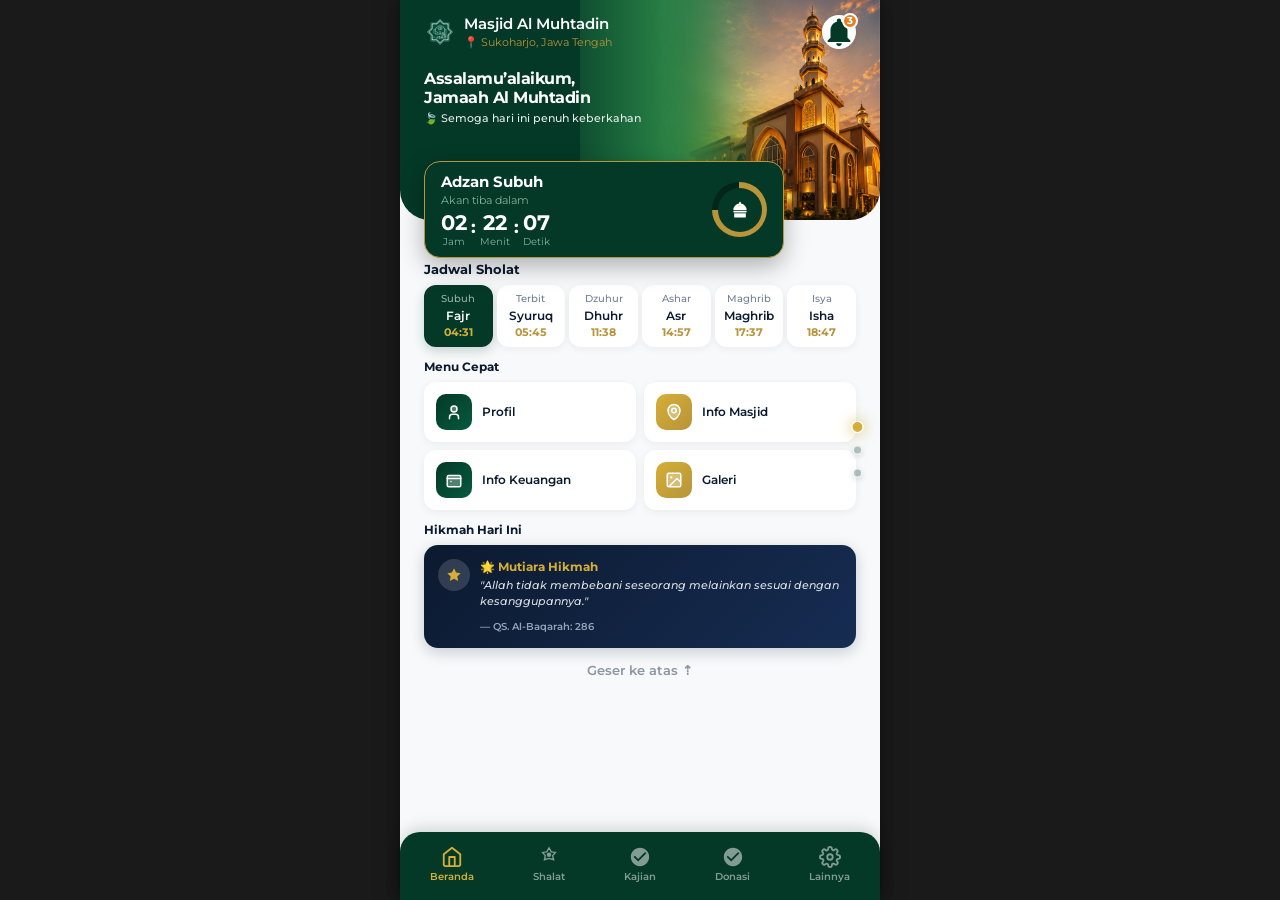
<file: index.html>
<!DOCTYPE html>
<html lang="id">
<head>
    <meta charset="UTF-8">
    <meta name="viewport" content="width=device-width, initial-scale=1.0, maximum-scale=1.0, user-scalable=no">
    <title>Masjid Al Muhtadin</title>

    <link href="https://fonts.googleapis.com/css2?family=Montserrat:wght@400;500;600;700&display=swap" rel="stylesheet">
    <link rel="stylesheet" href="css/style.css?v=1.0.5">
    <link rel="stylesheet" href="css/program-unggulan.css?v=1.0.5">
</head>
<body>

    <div class="app-container">

        <section class="screen-section screen-1">
            <div class="app-header">
                <div class="header-top">
                    <div class="masjid-brand">
                        <img src="logo_almuhtadin.png" alt="Logo Al Muhtadin" class="main-logo">
                        <div class="brand-text">
                            <h2>Masjid Al Muhtadin</h2>
                            <p>📍 Sukoharjo, Jawa Tengah</p>
                        </div>
                    </div>
                    <div class="notification-badge">
                        <svg class="bell-icon" viewBox="0 0 24 24" fill="none" xmlns="http://www.w3.org/2000/svg">
                            <path d="M12 22C13.1 22 14 21.1 14 20H10C10 21.1 10.9 22 12 22ZM18 16V11C18 7.93 16.36 5.36 13.5 4.68V4C13.5 3.17 12.83 2.5 12 2.5C11.17 2.5 10.5 3.17 10.5 4V4.68C7.63 5.36 6 7.92 6 11V16L4 18V19H20V18L18 16Z" fill="#043927"/>
                        </svg>
                        <span class="badge-number">3</span>
                    </div>
                </div>

                <div class="greeting-section">
                    <h1>Assalamu’alaikum,<br>Jamaah Al Muhtadin</h1>
                    <p>🍃 Semoga hari ini penuh keberkahan</p>
                </div>

                <div class="jadwal-container">
                    <div class="jadwal-info">
                        <h3 class="sholat-title">Adzan Maghrib</h3>
                        <p class="sholat-status">Akan tiba dalam</p>
                        <div class="sholat-countdown">
                            <div class="countdown-item">
                                <span class="time-digit">01</span>
                                <span class="time-label">Jam</span>
                            </div>
                            <span class="time-separator">:</span>
                            <div class="countdown-item">
                                <span class="time-digit">24</span>
                                <span class="time-label">Menit</span>
                            </div>
                            <span class="time-separator">:</span>
                            <div class="countdown-item">
                                <span class="time-digit">56</span>
                                <span class="time-label">Detik</span>
                            </div>
                        </div>
                    </div>
                    <div class="jadwal-progress">
                        <div class="circle-progress">
                            <svg class="mosque-icon" viewBox="0 0 24 24" fill="none" xmlns="http://www.w3.org/2000/svg">
                                <path d="M12 2C12.5523 2 13 2.44772 13 3V4.06182C16.944 4.55792 20 7.92496 20 12H4C4 7.92496 7.05602 4.55792 11 4.06182V3C11 2.44772 11.4477 2 12 2Z" fill="#ffffff"/>
                                <rect x="4" y="13" width="16" height="2" rx="0.5" fill="#ffffff"/>
                                <path d="M5 16H19V21H5V16Z" fill="#ffffff"/>
                                <path d="M12 6C10.5 6 9.5 7 9.5 8C10.5 8 11.5 7.5 12 6Z" fill="#f1c40f"/>
                            </svg>
                        </div>
                    </div>
                </div>

            </div>

            <!-- Jadwal Sholat Lengkap (di luar app-header, di bawah kotak countdown yang melayang) -->
            <div class="jadwal-lengkap">
                <div class="jadwal-lengkap-title">Jadwal Sholat</div>
                <div class="jadwal-grid">
                    <div class="jadwal-item" data-sholat="subuh">
                        <span class="waktu-label">Subuh</span>
                        <span class="waktu-nama">Fajr</span>
                        <span class="waktu-jam">04:31</span>
                    </div>
                    <div class="jadwal-item" data-sholat="terbit">
                        <span class="waktu-label">Terbit</span>
                        <span class="waktu-nama">Syuruq</span>
                        <span class="waktu-jam">05:45</span>
                    </div>
                    <div class="jadwal-item" data-sholat="dzuhur">
                        <span class="waktu-label">Dzuhur</span>
                        <span class="waktu-nama">Dhuhr</span>
                        <span class="waktu-jam">11:38</span>
                    </div>
                    <div class="jadwal-item" data-sholat="ashar">
                        <span class="waktu-label">Ashar</span>
                        <span class="waktu-nama">Asr</span>
                        <span class="waktu-jam">14:57</span>
                    </div>
                    <div class="jadwal-item" data-sholat="maghrib">
                        <span class="waktu-label">Maghrib</span>
                        <span class="waktu-nama">Maghrib</span>
                        <span class="waktu-jam">17:37</span>
                    </div>
                    <div class="jadwal-item" data-sholat="isya">
                        <span class="waktu-label">Isya</span>
                        <span class="waktu-nama">Isha</span>
                        <span class="waktu-jam">18:47</span>
                    </div>
                </div>
            </div>

            <!-- Menu Cepat di bawah jadwal sholat -->
            <div class="menu-cepat-bawah">
                <div class="menu-cepat-bawah-title">Menu Cepat</div>
                <div class="menu-cepat-bawah-grid">
                    
                    <a href="profil.html" style="text-decoration: none;">
                        <div class="menu-cepat-bawah-item">
                            <div class="menu-cepat-bawah-icon hijau">
                                <svg viewBox="0 0 24 24" fill="none" xmlns="http://www.w3.org/2000/svg">
                                    <circle cx="12" cy="8" r="4" fill="#ffffff" fill-opacity="0.3" stroke="#ffffff" stroke-width="2"/>
                                    <path d="M6 21v-2a4 4 0 0 1 4-4h4a4 4 0 0 1 4 4v2" stroke="#ffffff" stroke-width="2" stroke-linecap="round"/>
                                </svg>
                            </div>
                            <span class="menu-cepat-bawah-label">Profil</span>
                        </div>
                    </a>

                    <a href="info-masjid.html" style="text-decoration: none;">
                        <div class="menu-cepat-bawah-item">
                            <div class="menu-cepat-bawah-icon emas">
                                <svg viewBox="0 0 24 24" fill="none" xmlns="http://www.w3.org/2000/svg">
                                    <path d="M12 22s-8-4.5-8-11.8A8 8 0 0 1 12 2a8 8 0 0 1 8 8.2c0 7.3-8 11.8-8 11.8z" fill="#ffffff" fill-opacity="0.3" stroke="#ffffff" stroke-width="2" stroke-linejoin="round"/>
                                    <circle cx="12" cy="10" r="3" stroke="#ffffff" stroke-width="2"/>
                                </svg>
                            </div>
                            <span class="menu-cepat-bawah-label">Info Masjid</span>
                        </div>
                    </a>

                    <a href="keuangan.html" style="text-decoration: none;">
                        <div class="menu-cepat-bawah-item">
                            <div class="menu-cepat-bawah-icon hijau">
                                <svg viewBox="0 0 24 24" fill="none" xmlns="http://www.w3.org/2000/svg">
                                    <rect x="3" y="6" width="18" height="15" rx="2" fill="#ffffff" fill-opacity="0.3" stroke="#ffffff" stroke-width="2"/>
                                    <path d="M3 10h18M8 14h.01" stroke="#ffffff" stroke-width="2" stroke-linecap="round"/>
                                </svg>
                            </div>
                            <span class="menu-cepat-bawah-label">Info Keuangan</span>
                        </div>
                    </a>

                    <a href="galeri.html" style="text-decoration: none;">
                        <div class="menu-cepat-bawah-item">
                            <div class="menu-cepat-bawah-icon emas">
                                <svg viewBox="0 0 24 24" fill="none" xmlns="http://www.w3.org/2000/svg">
                                    <rect x="3" y="3" width="18" height="18" rx="2" fill="#ffffff" fill-opacity="0.3" stroke="#ffffff" stroke-width="2"/>
                                    <circle cx="8.5" cy="8.5" r="1.5" fill="#ffffff"/>
                                    <path d="M21 15l-5-5L5 21" stroke="#ffffff" stroke-width="2" stroke-linejoin="round"/>
                                </svg>
                            </div>
                            <span class="menu-cepat-bawah-label">Galeri</span>
                        </div>
                    </a>

                </div>
            </div>

            <!-- Hikmah Hari Ini -->
            <div class="hikmah-container">
                <div class="hikmah-title">Hikmah Hari Ini</div>
                <div class="hikmah-card">
                    <div class="hikmah-icon">
                        <svg viewBox="0 0 24 24" fill="none" xmlns="http://www.w3.org/2000/svg">
                            <path d="M12 2L15.09 8.26L22 9.27L17 14.14L18.18 21.02L12 17.77L5.82 21.02L7 14.14L2 9.27L8.91 8.26L12 2Z" fill="#d4af37"/>
                        </svg>
                    </div>
                    <div class="hikmah-content" id="hikmahContent">
                        <h4 id="hikmahJudul">🌟 Mutiara Hikmah</h4>
                        <p id="hikmahTeks">"Barang siapa yang berjalan menuju masjid, maka Allah akan menyediakan baginya tempat di surga setiap kali ia pergi dan pulang."</p>
                        <span class="hikmah-source" id="hikmahSumber">— HR. Bukhari & Muslim</span>
                    </div>
                </div>
            </div>

            <div class="swipe-up-guide">Geser ke atas ⇡</div>
        </section>

        <section class="screen-section screen-2">
            
            <div>
                <h3 class="section-title">Menu Cepat</h3>
                <div class="menu-cepat-grid">
                    
                    <a href="quran.html" style="text-decoration: none;">
                        <div class="menu-cepat-item">
                            <div class="menu-circle hijau">
                                <svg viewBox="0 0 24 24" fill="none" xmlns="http://www.w3.org/2000/svg">
                                    <path d="M4 19.5A2.5 2.5 0 0 1 6.5 17H20" stroke="#ffffff" stroke-width="2" stroke-linecap="round"/>
                                    <path d="M6.5 2V17M20 2v15" stroke="#ffffff" stroke-width="2"/>
                                    <path d="M6.5 2C8 2 10 3 12 3s4-1 5.5-1A1.5 1.5 0 0 1 19 3.5v11.77a.75.75 0 0 0-1.12.65c-.07.41-.33 1.08-1.38 1.08-1.5 0-3.5-1-5.5-1s-4 1-5.5 1" fill="#ffffff" fill-opacity="0.3" stroke="#ffffff" stroke-width="2"/>
                                </svg>
                            </div>
                            <span class="menu-label">Quran</span>
                        </div>
                    </a>

                    <a href="dzikir.html" style="text-decoration: none;">
                        <div class="menu-cepat-item">
                            <div class="menu-circle emas">
                                <svg viewBox="0 0 24 24" fill="none" xmlns="http://www.w3.org/2000/svg">
                                    <circle cx="12" cy="12" r="4" fill="#ffffff" fill-opacity="0.3" stroke="#ffffff" stroke-width="2"/>
                                    <path d="M12 3v1M12 20v1M3 12h1M20 12h1M5.6 5.6l.7.7M17.7 17.7l.7.7M5.6 18.4l.7-.7M17.7 6.3l.7-.7" stroke="#ffffff" stroke-width="2" stroke-linecap="round"/>
                                </svg>
                            </div>
                            <span class="menu-label">Dzikir Pagi Sore</span>
                        </div>
                    </a>

                    <div class="menu-cepat-item">
                        <div class="menu-circle hijau">
                            <svg viewBox="0 0 24 24" fill="none" xmlns="http://www.w3.org/2000/svg">
                                <path d="M21 12a9 9 0 1 1-9-9c2.52 0 4.93 1 6.74 2.74L21 8" stroke="#ffffff" stroke-width="2" stroke-linecap="round" stroke-linejoin="round"/>
                                <path d="M21 3v5h-5M12 8v4l3 3" stroke="#ffffff" stroke-width="2" stroke-linecap="round" stroke-linejoin="round"/>
                            </svg>
                        </div>
                        <span class="menu-label">Azkar (Harian)</span>
                    </div>

                </div>

                <!-- Kartu Tanggal Hijriah Memanjang -->
                <div class="hijri-calendar-card">
                    <div class="hijri-card-icon">
                        <svg width="22" height="22" viewBox="0 0 24 24" fill="none" xmlns="http://www.w3.org/2000/svg">
                            <path d="M21 12.79A9 9 0 1 1 11.21 3 7 7 0 0 0 21 12.79z" fill="#d4af37" stroke="#b8943a" stroke-width="1.5" stroke-linecap="round" stroke-linejoin="round"/>
                        </svg>
                    </div>
                    <div class="hijri-card-content">
                        <span class="hijri-masehi-text" id="hijriMasehiText">Memuat...</span>
                        <span class="hijri-islam-text" id="hijriIslamText">Memuat...</span>
                    </div>
                    <span class="hijri-card-arrow">❯</span>
                </div>
            </div>

            <div>
                <h3 class="section-title">Islamic App</h3>
                <div class="menu-cepat-grid">
                    
                    <a href="zakat.html" style="text-decoration: none;">
                        <div class="menu-cepat-item">
                            <div class="menu-circle emas">
                                <svg viewBox="0 0 24 24" fill="none" xmlns="http://www.w3.org/2000/svg">
                                    <rect x="4" y="2" width="16" height="20" rx="2" fill="#ffffff" fill-opacity="0.3" stroke="#ffffff" stroke-width="2"/>
                                    <line x1="8" y1="6" x2="16" y2="6" stroke="#ffffff" stroke-width="2" stroke-linecap="round"/>
                                    <line x1="16" y1="14" x2="16" y2="14.01" stroke="#ffffff" stroke-width="3" stroke-linecap="round"/>
                                    <line x1="12" y1="14" x2="12" y2="14.01" stroke="#ffffff" stroke-width="3" stroke-linecap="round"/>
                                    <line x1="8" y1="14" x2="8" y2="14.01" stroke="#ffffff" stroke-width="3" stroke-linecap="round"/>
                                    <line x1="16" y1="10" x2="16" y2="10.01" stroke="#ffffff" stroke-width="3" stroke-linecap="round"/>
                                    <line x1="12" y1="10" x2="12" y2="10.01" stroke="#ffffff" stroke-width="3" stroke-linecap="round"/>
                                    <line x1="8" y1="10" x2="8" y2="10.01" stroke="#ffffff" stroke-width="3" stroke-linecap="round"/>
                                </svg>
                            </div>
                            <span class="menu-label">Kalkulator Zakat</span>
                        </div>
                    </a>

                    <a href="tasbih.html" style="text-decoration: none;">
                        <div class="menu-cepat-item">
                            <div class="menu-circle hijau">
                                <svg viewBox="0 0 24 24" fill="none" xmlns="http://www.w3.org/2000/svg">
                                    <circle cx="12" cy="12" r="7" fill="#ffffff" fill-opacity="0.3" stroke="#ffffff" stroke-width="2" stroke-dasharray="4 4"/>
                                    <circle cx="12" cy="5" r="2" fill="#ffffff"/>
                                    <circle cx="12" cy="19" r="2" fill="#ffffff"/>
                                    <circle cx="5" cy="12" r="2" fill="#ffffff"/>
                                    <circle cx="19" cy="12" r="2" fill="#ffffff"/>
                                </svg>
                            </div>
                            <span class="menu-label">Tasbih Digital</span>
                        </div>
                    </a>

                    <a href="doa.html" style="text-decoration: none;">
                        <div class="menu-cepat-item">
                            <div class="menu-circle emas">
                                <svg viewBox="0 0 24 24" fill="none" xmlns="http://www.w3.org/2000/svg">
                                    <path d="M21 15a2 2 0 0 1-2 2H7l-4 4V5a2 2 0 0 1 2-2h14a2 2 0 0 1 2 2z" fill="#ffffff" fill-opacity="0.3" stroke="#ffffff" stroke-width="2" stroke-linejoin="round"/>
                                    <path d="M8 10h8M8 14h4" stroke="#ffffff" stroke-width="2" stroke-linecap="round"/>
                                </svg>
                            </div>
                            <span class="menu-label">Kumpulan Doa</span>
                        </div>
                    </a>

                </div>
            </div>

            <!-- Program Unggulan -->
            <div>
                <div class="program-unggulan-header">
                    <h3 class="program-unggulan-title">Program Unggulan</h3>
                    <a href="#" class="lihat-semua">Lihat semua ❯</a>
                </div>
                <div class="program-unggulan-slider">
                    
                    <!-- Card 1: Operasional Masjid (Kotak Jumat) -->
                    <div class="program-card">
                        <div class="program-card-image emas-bg">
                            <svg viewBox="0 0 24 24" fill="none" xmlns="http://www.w3.org/2000/svg">
                                <path d="M12 2L14.5 6.5L19 7L16 10.5L17 15L12 13.5L7 15L8 10.5L5 7L9.5 6.5L12 2Z" fill="#b8943a"/>
                                <circle cx="12" cy="9.5" r="2.5" fill="#d4af37"/>
                            </svg>
                        </div>
                        <div class="program-card-info">
                            <h4 class="program-card-title">Operasional Masjid (Jum'at)</h4>
                            <p class="program-card-persen" id="persen-jumat">Memuat...</p>
                            <div class="program-progress-bar">
                                <div class="program-progress-fill" id="bar-jumat" style="width: 0%;"></div>
                            </div>
                            <p class="program-card-nominal" id="nominal-jumat">Menghitung...</p>
                        </div>
                    </div>

                    <!-- Card 2: Kotak Sosial -->
                    <div class="program-card">
                        <div class="program-card-image hijau-bg">
                            <svg viewBox="0 0 24 24" fill="none" xmlns="http://www.w3.org/2000/svg">
                                <path d="M12 21.35l-1.45-1.32C5.4 15.36 2 12.28 2 8.5 2 5.42 4.42 3 7.5 3c1.74 0 3.41.81 4.5 2.09C13.09 3.81 14.76 3 16.5 3 19.58 3 22 5.42 22 8.5c0 3.78-3.4 6.86-8.55 11.54L12 21.35z" fill="#043927"/>
                            </svg>
                        </div>
                        <div class="program-card-info">
                            <h4 class="program-card-title">Kotak Sosial</h4>
                            <p class="program-card-persen" id="persen-sosial" style="display:none;">Memuat...</p>
                            <div class="program-progress-bar" style="display:none;">
                                <div class="program-progress-fill" id="bar-sosial" style="width: 0%;"></div>
                            </div>
                            <p class="program-card-nominal" id="nominal-sosial" style="font-size: 0.95rem; color: #043927; font-weight: bold; margin-top: 4px;">Menghitung...</p>
                            <p style="font-size: 0.65rem; color: #666; margin-top: 2px;">Total Terkumpul</p>
                        </div>
                    </div>

                    <!-- Card 3: Kotak Barakah -->
                    <div class="program-card">
                        <div class="program-card-image biru-bg" style="background: rgba(212, 175, 55, 0.2);">
                            <svg viewBox="0 0 24 24" fill="none" xmlns="http://www.w3.org/2000/svg">
                                <path d="M12 2C6.48 2 2 6.48 2 12s4.48 10 10 10 10-4.48 10-10S17.52 2 12 2zm-2 15l-5-5 1.41-1.41L10 14.17l7.59-7.59L19 8l-9 9z" fill="#d4af37"/>
                            </svg>
                        </div>
                        <div class="program-card-info">
                            <h4 class="program-card-title">Kotak Barakah</h4>
                            <p class="program-card-persen" id="persen-barakah" style="display:none;">Memuat...</p>
                            <div class="program-progress-bar" style="display:none;">
                                <div class="program-progress-fill" id="bar-barakah" style="width: 0%;"></div>
                            </div>
                            <p class="program-card-nominal" id="nominal-barakah" style="font-size: 0.95rem; color: #043927; font-weight: bold; margin-top: 4px;">Menghitung...</p>
                            <p style="font-size: 0.65rem; color: #666; margin-top: 2px;">Total Terkumpul</p>
                        </div>
                    </div>

                </div>
            </div>

            <!-- Layanan Masjid CTA -->
            <div class="layanan-masjid-cta">
                <a href="https://wa.me/6281234567890?text=Assalamu'alaikum%20Takmir%20Masjid%20Al-Muhtadin,%20saya%20butuh%20layanan..." target="_blank" class="layanan-btn">
                    <div class="layanan-icon">
                        <svg viewBox="0 0 24 24" fill="none" xmlns="http://www.w3.org/2000/svg">
                            <path d="M22 16.92v3a2 2 0 0 1-2.18 2 19.79 19.79 0 0 1-8.63-3.07 19.5 19.5 0 0 1-6-6 19.79 19.79 0 0 1-3.07-8.67A2 2 0 0 1 4.11 2h3a2 2 0 0 1 2 1.72 12.84 12.84 0 0 0 .7 2.81 2 2 0 0 1-.45 2.11L8.09 9.91a16 16 0 0 0 6 6l1.27-1.27a2 2 0 0 1 2.11-.45 12.84 12.84 0 0 0 2.81.7A2 2 0 0 1 22 16.92z" fill="#ffffff" fill-opacity="0.3" stroke="#ffffff" stroke-width="2" stroke-linecap="round" stroke-linejoin="round"/>
                        </svg>
                    </div>
                    <div class="layanan-text">
                        <h4>Pusat Layanan Ummat</h4>
                        <p>Ambulans, Jenazah & Konsultasi</p>
                    </div>
                    <div class="layanan-arrow">❯</div>
                </a>
            </div>

        </section>

        <section class="screen-section screen-3">
            
            <!-- Target Amal Harian -->
            <div>
                <h3 class="section-title">Target Amal Harian</h3>
                
                <!-- Indikator Progress Amal -->
                <div class="amal-progress-container">
                    <div class="amal-progress-header">
                        <span class="amal-progress-title">Kemajuan Hari Ini</span>
                        <span class="amal-progress-badge" id="amalProgressBadge">0/3 Selesai</span>
                    </div>
                    <div class="amal-progress-bar">
                        <div class="amal-progress-fill" id="amalProgressFill" style="width: 0%;"></div>
                    </div>
                </div>

                <div class="target-amal-card" style="background: transparent; box-shadow: none; padding: 0;">
                    
                    <!-- Item 1: Shalat -->
                    <label class="amal-item">
                        <input type="checkbox" id="amal-shalat" class="amal-checkbox">
                        <div class="amal-checkbox-wrapper">
                            <span class="custom-checkbox"></span>
                        </div>
                        <div class="amal-icon-box shalat-icon">
                            <svg viewBox="0 0 24 24" fill="none" stroke="currentColor" stroke-width="2" stroke-linecap="round" stroke-linejoin="round">
                                <path d="M3 21h18M12 2v7M12 9a4 4 0 0 0-4 4v8h8v-8a4 4 0 0 0-4-4z"/>
                            </svg>
                        </div>
                        <div class="amal-text">
                            <h4>Shalat Tepat Waktu</h4>
                            <p>Menjaga shalat fardhu di awal waktu</p>
                        </div>
                    </label>

                    <!-- Item 2: Tilawah -->
                    <label class="amal-item">
                        <input type="checkbox" id="amal-tilawah" class="amal-checkbox">
                        <div class="amal-checkbox-wrapper">
                            <span class="custom-checkbox"></span>
                        </div>
                        <div class="amal-icon-box tilawah-icon">
                            <svg viewBox="0 0 24 24" fill="none" stroke="currentColor" stroke-width="2" stroke-linecap="round" stroke-linejoin="round">
                                <path d="M4 19.5A2.5 2.5 0 0 1 6.5 17H20M6.5 2v20M20 2v20"/>
                            </svg>
                        </div>
                        <div class="amal-text">
                            <h4>Tilawah Al-Qur'an</h4>
                            <p>Membaca minimal 1 lembar hari ini</p>
                        </div>
                    </label>

                    <!-- Item 3: Sedekah -->
                    <label class="amal-item">
                        <input type="checkbox" id="amal-sedekah" class="amal-checkbox">
                        <div class="amal-checkbox-wrapper">
                            <span class="custom-checkbox"></span>
                        </div>
                        <div class="amal-icon-box sedekah-icon">
                            <svg viewBox="0 0 24 24" fill="none" stroke="currentColor" stroke-width="2" stroke-linecap="round" stroke-linejoin="round">
                                <path d="M12 21.35l-1.45-1.32C5.4 15.36 2 12.28 2 8.5 2 5.42 4.42 3 7.5 3c1.74 0 3.41.81 4.5 2.09C13.09 3.81 14.76 3 16.5 3 19.58 3 22 5.42 22 8.5c0 3.78-3.4 6.86-8.55 11.54L12 21.35z"/>
                            </svg>
                        </div>
                        <div class="amal-text">
                            <h4>Sedekah Harian</h4>
                            <p>Berbagi kebaikan dengan bersedekah</p>
                        </div>
                    </label>

                </div>
            </div>

            <!-- Laporan Keuangan Singkat -->
            <div class="keuangan-container">
                <div class="keuangan-card">
                    <div class="keuangan-header">
                        <div class="keuangan-header-left">
                            <div class="keuangan-icon">
                                <svg viewBox="0 0 24 24" fill="none" xmlns="http://www.w3.org/2000/svg">
                                    <path d="M3 13h2v-2H3v2zm0 4h2v-2H3v2zm0-8h2V7H3v2zm4 4h14v-2H7v2zm0 4h14v-2H7v2zM7 7v2h14V7H7z" fill="#d4af37"/>
                                </svg>
                            </div>
                            <span class="keuangan-title">Laporan Keuangan</span>
                        </div>
                        <span class="keuangan-badge">Bulan Ini</span>
                    </div>
                    <div class="keuangan-grid">
                        <div class="keuangan-item">
                            <span class="keuangan-item-label">Pemasukan</span>
                            <span class="keuangan-item-nominal hijau-muda">Rp 45.800.000</span>
                        </div>
                        <div class="keuangan-item">
                            <span class="keuangan-item-label">Pengeluaran</span>
                            <span class="keuangan-item-nominal merah">Rp 28.200.000</span>
                        </div>
                    </div>
                    <div class="keuangan-footer">
                        <span class="keuangan-footer-label">Saldo Kas Saat Ini</span>
                        <span class="keuangan-footer-nominal emas">Rp 120.600.000</span>
                    </div>
                </div>
            </div>

            <div class="footer-area">
                <svg class="footer-logo" viewBox="0 0 24 24" fill="none" xmlns="http://www.w3.org/2000/svg">
                    <path d="M12 2L14.5 6.5L19 7L16 10.5L17 15L12 13.5L7 15L8 10.5L5 7L9.5 6.5L12 2Z" stroke="#8c96a3" stroke-width="1.5"/>
                </svg>
                <p class="footer-text">Memakmurkan Masjid dan Jamaahnya<br>© 2026 Masjid Al Muhtadin</p>
            </div>

        </section>

        <!-- Floating Scroll Indicator Dots -->
        <div class="scroll-dots">
            <div class="scroll-dot active" data-screen="0"></div>
            <div class="scroll-dot" data-screen="1"></div>
            <div class="scroll-dot" data-screen="2"></div>
        </div>

        <!-- Bottom Navigation Bar (Floating globally) -->
        <nav class="bottom-nav">
            <a href="index.html" class="nav-bottom-item active" id="nav-beranda">
                <svg viewBox="0 0 24 24" fill="none" xmlns="http://www.w3.org/2000/svg">
                    <path d="M3 9l9-7 9 7v11a2 2 0 01-2 2H5a2 2 0 01-2-2V9z" stroke="currentColor" stroke-width="2" stroke-linejoin="round"/>
                    <path d="M9 22V12h6v10" stroke="currentColor" stroke-width="2" stroke-linejoin="round"/>
                </svg>
                <span>Beranda</span>
            </a>
            <a href="sholat.html" class="nav-bottom-item" id="nav-sholat">
                <svg viewBox="0 0 24 24" fill="none" xmlns="http://www.w3.org/2000/svg">
                    <path d="M12 2L14.5 6.5L19 7L16 10.5L17 15L12 13.5L7 15L8 10.5L5 7L9.5 6.5L12 2Z" stroke="currentColor" stroke-width="1.5"/>
                    <circle cx="12" cy="9.5" r="2.5" fill="currentColor"/>
                </svg>
                <span>Shalat</span>
            </a>
            <a href="info-masjid.html?tab=Kajian" class="nav-bottom-item" id="nav-kajian">
                <svg viewBox="0 0 24 24" fill="none" xmlns="http://www.w3.org/2000/svg">
                    <path d="M12 2C6.48 2 2 6.48 2 12s4.48 10 10 10 10-4.48 10-10S17.52 2 12 2zm-2 15l-5-5 1.41-1.41L10 14.17l7.59-7.59L19 8l-9 9z" fill="currentColor"/>
                </svg>
                <span>Kajian</span>
            </a>
            <a href="donasi.html" class="nav-bottom-item" id="nav-donasi">
                <svg viewBox="0 0 24 24" fill="none" xmlns="http://www.w3.org/2000/svg">
                    <path d="M12 2C6.48 2 2 6.48 2 12s4.48 10 10 10 10-4.48 10-10S17.52 2 12 2zm-2 15l-5-5 1.41-1.41L10 14.17l7.59-7.59L19 8l-9 9z" fill="currentColor"/>
                </svg>
                <span>Donasi</span>
            </a>
            <a href="#screen-2" class="nav-bottom-item" id="nav-lainnya">
                <svg viewBox="0 0 24 24" fill="none" xmlns="http://www.w3.org/2000/svg">
                    <circle cx="12" cy="12" r="3" stroke="currentColor" stroke-width="2"/>
                    <path d="M19.4 15a1.65 1.65 0 00.33 1.82l.06.06a2 2 0 01-2.83 2.83l-.06-.06a1.65 1.65 0 00-1.82-.33 1.65 1.65 0 00-1 1.51V21a2 2 0 01-4 0v-.09A1.65 1.65 0 009 19.4a1.65 1.65 0 00-1.82.33l-.06.06a2 2 0 01-2.83-2.83l.06-.06A1.65 1.65 0 004.68 15a1.65 1.65 0 00-1.51-1H3a2 2 0 010-4h.09A1.65 1.65 0 004.6 9a1.65 1.65 0 00-.33-1.82l-.06-.06a2 2 0 012.83-2.83l.06.06A1.65 1.65 0 009 4.68a1.65 1.65 0 001-1.51V3a2 2 0 014 0v.09a1.65 1.65 0 001 1.51 1.65 1.65 0 001.82-.33l.06-.06a2 2 0 012.83 2.83l-.06.06A1.65 1.65 0 0019.4 9a1.65 1.65 0 001.51 1H21a2 2 0 010 4h-.09a1.65 1.65 0 00-1.51 1z" stroke="currentColor" stroke-width="2"/>
                </svg>
                <span>Lainnya</span>
            </a>
        </nav>


        <!-- Hijri Calendar Modal -->
        <div id="hijriCalendarModal" class="hijri-modal">
            <div class="hijri-modal-content">
                <div class="hijri-modal-header">
                    <button id="prevHijriMonth" class="hijri-nav-btn">❮</button>
                    <h3 id="hijriModalTitle">Bulan Hijriah</h3>
                    <button id="nextHijriMonth" class="hijri-nav-btn">❯</button>
                    <button id="closeHijriModal" class="hijri-modal-close">&times;</button>
                </div>
                <div class="hijri-modal-body">
                    <div class="hijri-calendar-grid" id="hijriCalendarGrid">
                        <!-- Header Hari -->
                        <div class="hijri-day-header">Ahad</div>
                        <div class="hijri-day-header">Senin</div>
                        <div class="hijri-day-header">Selasa</div>
                        <div class="hijri-day-header">Rabu</div>
                        <div class="hijri-day-header">Kamis</div>
                        <div class="hijri-day-header">Jum'at</div>
                        <div class="hijri-day-header">Sabtu</div>
                        <!-- Dates will be populated here by JS -->
                    </div>
                    <div class="hijri-modal-legend">
                        <div class="legend-item"><span class="legend-box jumat"></span> Jum'at</div>
                        <div class="legend-item"><span class="legend-box ayyamul-bidh"></span> Ayyamul Bidh</div>
                        <div class="legend-item"><span class="legend-box today"></span> Hari Ini</div>
                    </div>
                </div>
            </div>
        </div>

    </div>

    <script src="js/app.js?v=1.0.5"></script>

</body>
</html>
</file>
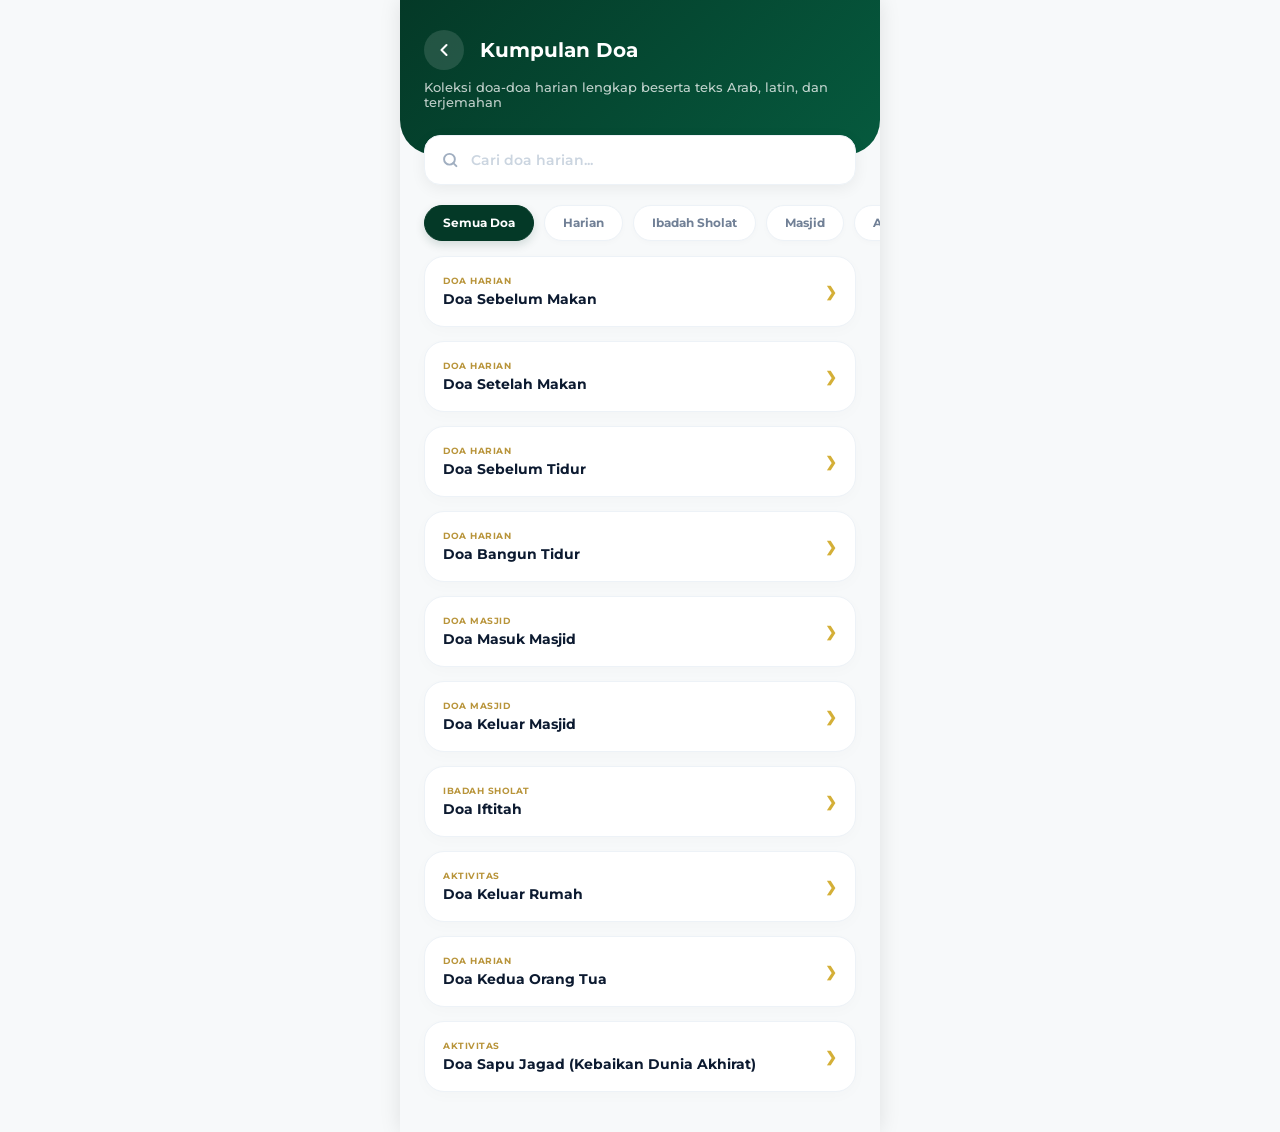
<file: doa.html>
<!DOCTYPE html>
<html lang="id">
<head>
    <meta charset="UTF-8">
    <meta name="viewport" content="width=device-width, initial-scale=1.0, maximum-scale=1.0, user-scalable=no">
    <title>Kumpulan Doa - Masjid Al Muhtadin</title>
    <link href="https://fonts.googleapis.com/css2?family=Montserrat:wght@400;500;600;700&family=Amiri:wght@400;700&display=swap" rel="stylesheet">
    <style>
        * { margin: 0; padding: 0; box-sizing: border-box; }
        body {
            font-family: 'Montserrat', sans-serif;
            background-color: #f7f9fa;
            display: flex;
            justify-content: center;
            min-height: 100vh;
            color: #2d3748;
        }
        .app-container {
            width: 100%;
            max-width: 480px;
            background-color: #f7f9fa;
            min-height: 100vh;
            padding-bottom: 40px;
            box-shadow: 0 0 20px rgba(0,0,0,0.1);
            display: flex;
            flex-direction: column;
        }

        /* Header */
        .header {
            background: linear-gradient(135deg, #043927 0%, #065a3e 100%);
            padding: 30px 24px 45px 24px;
            border-bottom-left-radius: 35px;
            border-bottom-right-radius: 35px;
            color: white;
            position: relative;
        }
        .header-top {
            display: flex;
            align-items: center;
            gap: 16px;
            margin-bottom: 10px;
        }
        .back-btn {
            width: 40px;
            height: 40px;
            border-radius: 50%;
            background: rgba(255, 255, 255, 0.12);
            display: flex;
            justify-content: center;
            align-items: center;
            border: none;
            color: white;
            cursor: pointer;
            text-decoration: none;
            transition: background 0.2s;
        }
        .back-btn:active { background: rgba(255, 255, 255, 0.2); }
        .back-btn svg { width: 20px; height: 20px; }
        
        .header-title { font-size: 1.25rem; font-weight: 700; }
        .header-sub { font-size: 0.8rem; color: rgba(255,255,255,0.75); margin-top: 4px; font-weight: 500; }

        /* Search Box */
        .search-container {
            margin: -20px 24px 15px 24px;
            position: relative;
            z-index: 2;
        }
        .search-box {
            background: #ffffff;
            border-radius: 16px;
            padding: 4px 16px;
            display: flex;
            align-items: center;
            gap: 12px;
            box-shadow: 0 4px 15px rgba(0,0,0,0.06);
            border: 1px solid #edf2f7;
        }
        .search-box svg {
            width: 20px;
            height: 20px;
            color: #a0aec0;
        }
        .search-box input {
            width: 100%;
            padding: 12px 0;
            border: none;
            outline: none;
            font-family: 'Montserrat', sans-serif;
            font-size: 0.85rem;
            font-weight: 600;
            color: #2d3748;
        }
        .search-box input::placeholder {
            color: #cbd5e0;
        }

        /* Category Slider */
        .categories-slider {
            display: flex;
            gap: 10px;
            overflow-x: auto;
            padding: 5px 24px 15px 24px;
            scrollbar-width: none;
        }
        .categories-slider::-webkit-scrollbar {
            display: none;
        }
        .category-btn {
            background: #ffffff;
            border: 1px solid #edf2f7;
            padding: 10px 18px;
            border-radius: 20px;
            font-family: 'Montserrat', sans-serif;
            font-size: 0.72rem;
            font-weight: 700;
            color: #718096;
            cursor: pointer;
            white-space: nowrap;
            box-shadow: 0 2px 6px rgba(0,0,0,0.02);
            transition: all 0.2s ease;
        }
        .category-btn.active {
            background: #043927;
            color: white;
            border-color: #043927;
            box-shadow: 0 4px 10px rgba(4, 57, 39, 0.15);
        }

        /* Doa List Area */
        .doa-list {
            flex: 1;
            padding: 0 24px;
            display: flex;
            flex-direction: column;
            gap: 14px;
        }

        /* Doa Card */
        .doa-card {
            background-color: #ffffff;
            border-radius: 20px;
            padding: 18px;
            border: 1px solid #edf2f7;
            box-shadow: 0 4px 15px rgba(0,0,0,0.02);
            cursor: pointer;
            transition: all 0.25s cubic-bezier(0.4, 0, 0.2, 1);
            overflow: hidden;
        }
        .doa-card:active {
            transform: scale(0.98);
        }
        .doa-header {
            display: flex;
            justify-content: space-between;
            align-items: center;
        }
        .doa-title-wrap {
            display: flex;
            flex-direction: column;
            gap: 4px;
        }
        .doa-badge {
            font-size: 0.55rem;
            font-weight: 700;
            color: #b8943a;
            text-transform: uppercase;
            letter-spacing: 0.5px;
        }
        .doa-title {
            font-size: 0.9rem;
            font-weight: 700;
            color: #0c1a30;
        }
        .doa-arrow {
            color: #d4af37;
            font-size: 0.9rem;
            font-weight: 700;
            transition: transform 0.25s ease;
        }
        
        /* Expandable Area */
        .doa-body {
            max-height: 0;
            opacity: 0;
            transition: all 0.25s cubic-bezier(0.4, 0, 0.2, 1);
            display: flex;
            flex-direction: column;
            padding-top: 0;
        }

        .doa-card.expanded {
            border-color: rgba(212, 175, 55, 0.25);
            box-shadow: 0 8px 25px rgba(212, 175, 55, 0.08);
        }
        .doa-card.expanded .doa-arrow {
            transform: rotate(90deg);
        }
        .doa-card.expanded .doa-body {
            max-height: 500px;
            opacity: 1;
            padding-top: 18px;
            border-top: 1px dashed #edf2f7;
            margin-top: 14px;
        }

        .arabic-text {
            font-family: 'Amiri', serif;
            font-size: 1.6rem;
            line-height: 2.2;
            color: #043927;
            text-align: right;
            direction: rtl;
            margin-bottom: 12px;
            font-weight: 700;
        }
        .latin-text {
            font-size: 0.75rem;
            font-style: italic;
            color: #b8943a;
            line-height: 1.5;
            margin-bottom: 12px;
            font-weight: 600;
        }
        .translation-text {
            font-size: 0.72rem;
            color: #4a5568;
            line-height: 1.5;
            font-weight: 500;
        }
        .translation-text strong {
            color: #2d3748;
            font-weight: 700;
        }

        /* Empty State */
        .empty-state {
            display: none;
            flex-direction: column;
            align-items: center;
            justify-content: center;
            text-align: center;
            padding: 40px;
            color: #a0aec0;
        }
        .empty-state svg {
            width: 48px;
            height: 48px;
            margin-bottom: 12px;
            opacity: 0.5;
        }
        .empty-state h3 {
            font-size: 0.95rem;
            font-weight: 700;
            color: #4a5568;
            margin-bottom: 6px;
        }
        .empty-state p {
            font-size: 0.75rem;
            max-width: 250px;
            line-height: 1.4;
        }
    </style>
</head>
<body>

    <div class="app-container">
        
        <!-- Header -->
        <div class="header">
            <div class="header-top">
                <a href="index.html" class="back-btn">
                    <svg viewBox="0 0 24 24" fill="none" xmlns="http://www.w3.org/2000/svg">
                        <path d="M15 18l-6-6 6-6" stroke="currentColor" stroke-width="2.5" stroke-linecap="round" stroke-linejoin="round"/>
                    </svg>
                </a>
                <h2 class="header-title">Kumpulan Doa</h2>
            </div>
            <p class="header-sub">Koleksi doa-doa harian lengkap beserta teks Arab, latin, dan terjemahan</p>
        </div>

        <!-- Search Box -->
        <div class="search-container">
            <div class="search-box">
                <svg viewBox="0 0 24 24" fill="none" xmlns="http://www.w3.org/2000/svg">
                    <circle cx="11" cy="11" r="7" stroke="currentColor" stroke-width="2.5"/>
                    <path d="M16 16l4 4" stroke="currentColor" stroke-width="2.5" stroke-linecap="round"/>
                </svg>
                <input type="text" id="searchDoa" placeholder="Cari doa harian..." autocomplete="off">
            </div>
        </div>

        <!-- Category Slider -->
        <div class="categories-slider">
            <button class="category-btn active" data-category="semua">Semua Doa</button>
            <button class="category-btn" data-category="harian">Harian</button>
            <button class="category-btn" data-category="sholat">Ibadah Sholat</button>
            <button class="category-btn" data-category="masjid">Masjid</button>
            <button class="category-btn" data-category="aktivitas">Aktivitas</button>
        </div>

        <!-- Doa List Area -->
        <div class="doa-list" id="doaList">
            <!-- Doa cards will be generated by JS -->
        </div>

        <!-- Empty State -->
        <div class="empty-state" id="emptyState">
            <svg viewBox="0 0 24 24" fill="none" xmlns="http://www.w3.org/2000/svg">
                <circle cx="12" cy="12" r="10" stroke="currentColor" stroke-width="2"/>
                <path d="M12 8v4M12 16h.01" stroke="currentColor" stroke-width="2" stroke-linecap="round"/>
            </svg>
            <h3>Doa Tidak Ditemukan</h3>
            <p>Cobalah menggunakan kata kunci pencarian yang lain.</p>
        </div>

    </div>

    <script>
        document.addEventListener("DOMContentLoaded", function () {
            // Static Doa Database
            const doaData = [
                {
                    id: 1,
                    category: "harian",
                    badge: "Doa Harian",
                    title: "Doa Sebelum Makan",
                    arabic: "اللَّهُمَّ بَارِكْ لَنَا فِيمَا رَزَقْتَنَا وَقِنَا عَذَابَ النَّارِ",
                    latin: "Allahumma baariki lanaa fiimaa razaqtanaa wa qinaa 'adzaaban-naar.",
                    translation: "<strong>Artinya:</strong> \"Ya Allah, berkahilah kami pada apa yang telah Engkau karuniakan kepada kami dan peliharalah kami dari siksa api neraka.\""
                },
                {
                    id: 2,
                    category: "harian",
                    badge: "Doa Harian",
                    title: "Doa Setelah Makan",
                    arabic: "الْحَمْدُ لِلَّهِ الَّذِي أَطْعَمَنَا وَسَقَانَا وَجَعَلَنَا مُسْلِمِينَ",
                    latin: "Alhamdu lillahil-ladzii ath'amanaa wa saqaanaa wa ja'alanaa muslimiin.",
                    translation: "<strong>Artinya:</strong> \"Segala puji bagi Allah yang telah memberi kami makan dan minum, serta menjadikan kami termasuk golongan orang-orang muslim.\""
                },
                {
                    id: 3,
                    category: "harian",
                    badge: "Doa Harian",
                    title: "Doa Sebelum Tidur",
                    arabic: "بِاسْمِكَ اللَّهُمَّ أَحْيَا وَأَمُوتُ",
                    latin: "Bismika Allahumma ahyaa wa amuutu.",
                    translation: "<strong>Artinya:</strong> \"Dengan nama-Mu ya Allah aku hidup dan aku mati.\""
                },
                {
                    id: 4,
                    category: "harian",
                    badge: "Doa Harian",
                    title: "Doa Bangun Tidur",
                    arabic: "الْحَمْدُ لِلَّهِ الَّذِي أَحْيَانَا بَعْدَ مَا أَمَاتَنَا وَإِلَيْهِ النُّشُورُ",
                    latin: "Alhamdu lillahil-ladzii ahyaanaa ba'da maa amaatanaa wa ilaihin-nusyuur.",
                    translation: "<strong>Artinya:</strong> \"Segala puji bagi Allah yang telah menghidupkan kami setelah mematikan kami, dan hanya kepada-Nya kami kembali.\""
                },
                {
                    id: 5,
                    category: "masjid",
                    badge: "Doa Masjid",
                    title: "Doa Masuk Masjid",
                    arabic: "اللَّهُمَّ افْتَحْ لِي أَبْوَابَ رَحْمَتِكَ",
                    latin: "Allahummaftah-lii abwaaba rahmatik.",
                    translation: "<strong>Artinya:</strong> \"Ya Allah, bukakanlah bagiku pintu-pintu rahmat-Mu.\""
                },
                {
                    id: 6,
                    category: "masjid",
                    badge: "Doa Masjid",
                    title: "Doa Keluar Masjid",
                    arabic: "اللَّهُمَّ إِنِّي أَسْأَلُكَ مِنْ فَضْلِكَ",
                    latin: "Allahumma innii as'aluka min fadlhlik.",
                    translation: "<strong>Artinya:</strong> \"Ya Allah, sesungguhnya aku memohon keutamaan dari-Mu.\""
                },
                {
                    id: 7,
                    category: "sholat",
                    badge: "Ibadah Sholat",
                    title: "Doa Iftitah",
                    arabic: "اللَّهُ أَكْبَرُ كَبِيرًا وَالْحَمْدُ لِلَّهِ كَثِيرًا وَسُبْحَانَ اللَّهِ بُكْرَةً وَأَصِيلاً",
                    latin: "Allahu akbaru kabiiraw-walhamdu lillahi katsiiraw-wa subhaanallahi bukrataw-wa-ashiilaa.",
                    translation: "<strong>Artinya:</strong> \"Allah Maha Besar dengan sebesar-besarnya, segala puji bagi Allah dengan sebanyak-banyaknya, dan Maha Suci Allah di waktu pagi dan petang.\""
                },
                {
                    id: 8,
                    category: "aktivitas",
                    badge: "Aktivitas",
                    title: "Doa Keluar Rumah",
                    arabic: "بِسْمِ اللَّهِ تَوَكَّلْتُ عَلَى اللَّهِ لاَ حَوْلَ وَلاَ قُوَّةَ إِلاَّ بِاللَّهِ",
                    latin: "Bismillahi tawakkaltu 'alallahi laa hawla wa laa quwwata illa billah.",
                    translation: "<strong>Artinya:</strong> \"Dengan nama Allah, aku berserah diri kepada Allah. Tiada daya dan kekuatan melainkan dengan pertolongan Allah.\""
                },
                {
                    id: 9,
                    category: "harian",
                    badge: "Doa Harian",
                    title: "Doa Kedua Orang Tua",
                    arabic: "رَبِّ اغْفِرْ لِي وَلِوَالِدَيَّ وَارْحَمْهُمَا كَمَا رَبَّيَانِي صَغِيرًا",
                    latin: "Rabbighfir-lii waliwaalidayya warhamhumaa kamaa rabbayaanii shaghiiraa.",
                    translation: "<strong>Artinya:</strong> \"Wahai Tuhanku, ampunilah aku dan kedua orang tuaku, dan sayangilah mereka berdua sebagaimana mereka berdua mendidikku sewaktu kecil.\""
                },
                {
                    id: 10,
                    category: "aktivitas",
                    badge: "Aktivitas",
                    title: "Doa Sapu Jagad (Kebaikan Dunia Akhirat)",
                    arabic: "رَبَّنَا آتِنَا فِي الدُّنْيَا حَسَنَةً وَفِي الآخِرَةِ حَسَنَةً وَقِنَا عَذَابَ النَّارِ",
                    latin: "Rabbanaa aatinaa fid-dunyaa hasanataw-wa fil-aakhirati hasanataw-wa qinaa 'adzaaban-naar.",
                    translation: "<strong>Artinya:</strong> \"Wahai Tuhan kami, berikanlah kepada kami kebaikan di dunia dan kebaikan di akhirat, dan peliharalah kami dari siksa api neraka.\""
                }
            ];

            const doaList = document.getElementById("doaList");
            const searchDoa = document.getElementById("searchDoa");
            const categoryBtns = document.querySelectorAll(".category-btn");
            const emptyState = document.getElementById("emptyState");

            let currentCategory = "semua";
            let searchQuery = "";

            // Render Doa Cards
            function renderDoa() {
                // Filter data
                const filtered = doaData.filter(doa => {
                    const matchCategory = currentCategory === "semua" || doa.category === currentCategory;
                    const matchSearch = doa.title.toLowerCase().includes(searchQuery.toLowerCase()) || 
                                        doa.latin.toLowerCase().includes(searchQuery.toLowerCase());
                    return matchCategory && matchSearch;
                });

                // Clear current list
                doaList.innerHTML = "";

                // Show/hide empty state
                if (filtered.length === 0) {
                    emptyState.style.display = "flex";
                } else {
                    emptyState.style.display = "none";
                    
                    // Generate cards
                    filtered.forEach(doa => {
                        const card = document.createElement("div");
                        card.className = "doa-card";
                        card.setAttribute("data-id", doa.id);
                        
                        card.innerHTML = `
                            <div class="doa-header">
                                <div class="doa-title-wrap">
                                    <span class="doa-badge">${doa.badge}</span>
                                    <h3 class="doa-title">${doa.title}</h3>
                                </div>
                                <span class="doa-arrow">❯</span>
                            </div>
                            <div class="doa-body">
                                <div class="arabic-text">${doa.arabic}</div>
                                <div class="latin-text">${doa.latin}</div>
                                <div class="translation-text">${doa.translation}</div>
                            </div>
                        `;

                        // Add expand event
                        card.addEventListener("click", function(e) {
                            // Prevent toggle if text is selected
                            if (window.getSelection().toString()) return;

                            const isExpanded = card.classList.contains("expanded");
                            
                            // Collapse all other cards first for accordion feel
                            document.querySelectorAll(".doa-card").forEach(c => {
                                c.classList.remove("expanded");
                            });

                            if (!isExpanded) {
                                card.classList.add("expanded");
                                // Smooth scroll card into view
                                setTimeout(() => {
                                    card.scrollIntoView({ behavior: 'smooth', block: 'nearest' });
                                }, 250);
                            }
                        });

                        doaList.appendChild(card);
                    });
                }
            }

            // Category filter click
            categoryBtns.forEach(btn => {
                btn.addEventListener("click", () => {
                    categoryBtns.forEach(b => b.classList.remove("active"));
                    btn.classList.add("active");
                    currentCategory = btn.getAttribute("data-category");
                    renderDoa();
                });
            });

            // Search filter input
            searchDoa.addEventListener("input", function() {
                searchQuery = this.value;
                renderDoa();
            });

            // Initial render
            renderDoa();
        });
    </script>
</body>
</html>
</file>
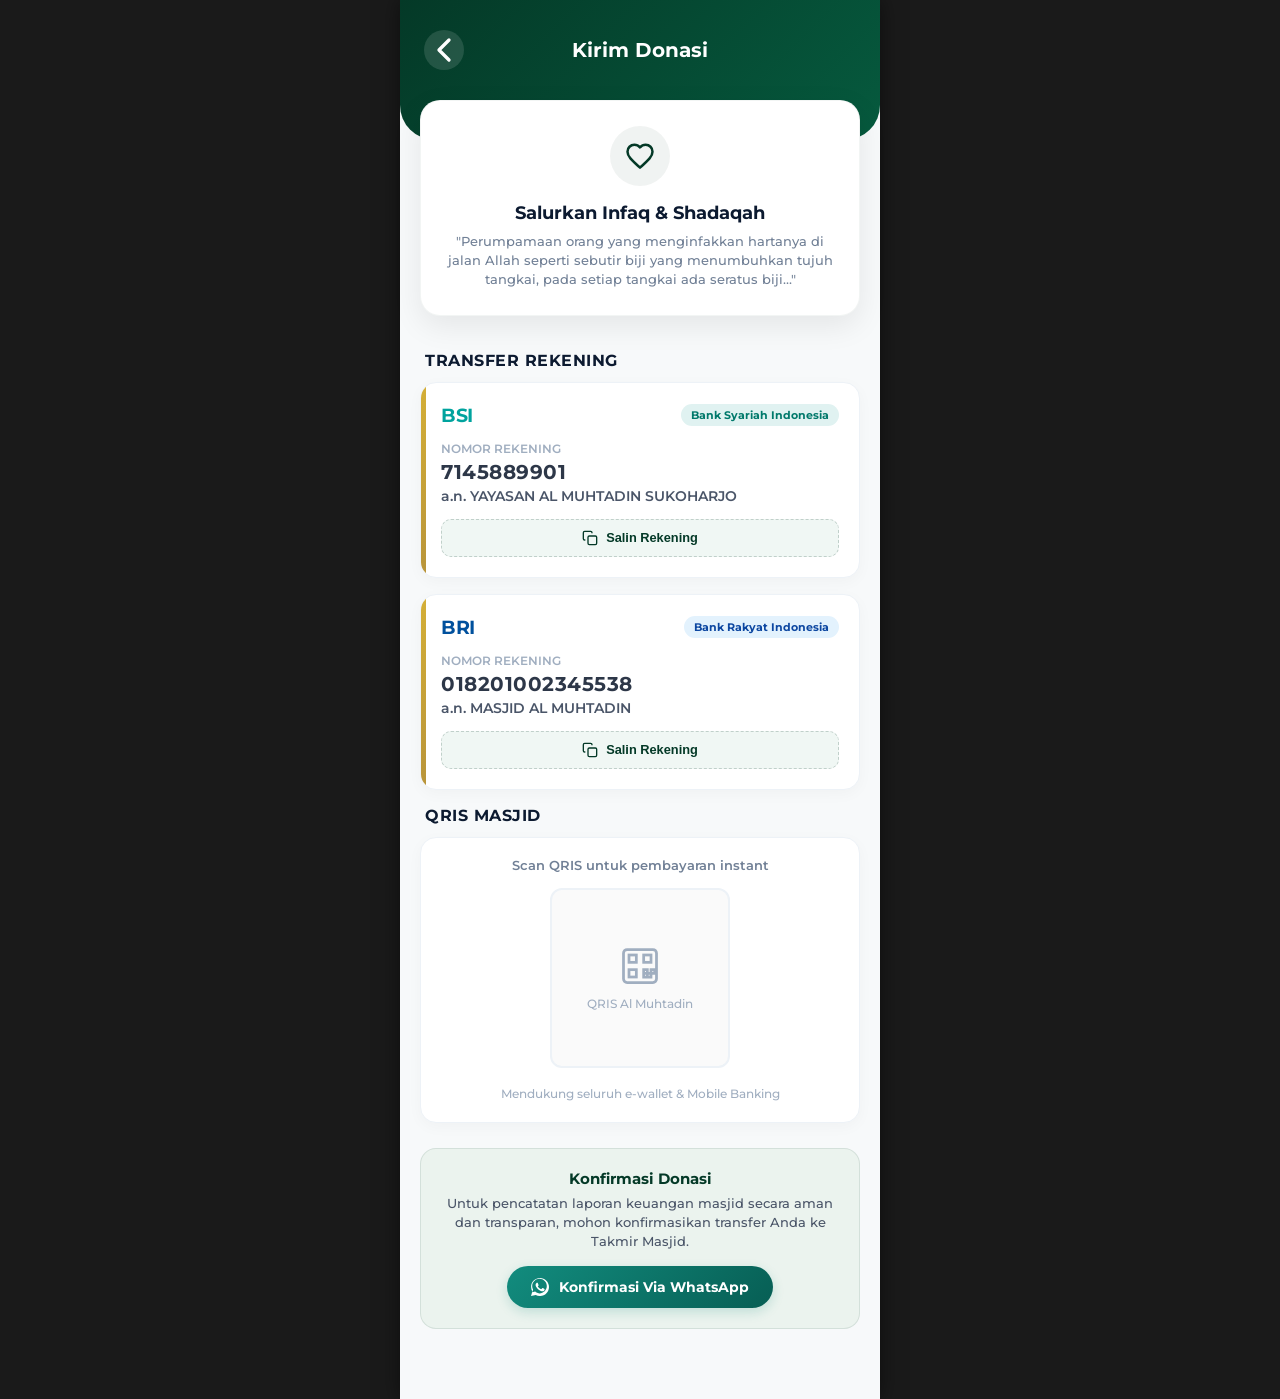
<file: donasi.html>
<!DOCTYPE html>
<html lang="id">
<head>
    <meta charset="UTF-8">
    <meta name="viewport" content="width=device-width, initial-scale=1.0, maximum-scale=1.0, user-scalable=no">
    <title>Kirim Donasi - Masjid Al Muhtadin</title>
    <link href="https://fonts.googleapis.com/css2?family=Montserrat:wght@400;500;600;700&display=swap" rel="stylesheet">
    <style>
        * { margin: 0; padding: 0; box-sizing: border-box; }
        body { font-family: 'Montserrat', sans-serif; background-color: #1a1a1a; display: flex; justify-content: center; min-height: 100vh; color: #2d3748; }
        .app-container { width: 100%; max-width: 480px; background-color: #f7f9fa; min-height: 100vh; padding-bottom: 40px; position: relative; box-shadow: 0 0 20px rgba(0,0,0,0.5); display: flex; flex-direction: column; }
        .header { background: linear-gradient(135deg, #043927 0%, #065a3e 100%); padding: 30px 24px 60px 24px; border-bottom-left-radius: 35px; border-bottom-right-radius: 35px; color: white; position: relative; z-index: 1; }
        .header-top { display: flex; align-items: center; justify-content: space-between; margin-bottom: 10px; }
        .back-btn { width: 40px; height: 40px; border-radius: 50%; background: rgba(255, 255, 255, 0.12); display: flex; justify-content: center; align-items: center; border: none; color: white; cursor: pointer; text-decoration: none; }
        .header-title { font-size: 1.25rem; font-weight: 700; flex-grow: 1; text-align: center; margin-right: 40px; }
        
        .donation-summary-card { background: white; border-radius: 20px; padding: 25px; box-shadow: 0 10px 30px rgba(0,0,0,0.08); margin: -40px 20px 20px 20px; position: relative; z-index: 2; text-align: center; border: 1px solid rgba(4, 57, 39, 0.05); }
        .card-icon { width: 60px; height: 60px; border-radius: 50%; background: rgba(4, 57, 39, 0.06); display: flex; justify-content: center; align-items: center; margin: 0 auto 15px auto; color: #043927; }
        .card-icon svg { width: 30px; height: 30px; }
        .donation-title { color: #0c1a30; font-size: 1.15rem; font-weight: 700; margin-bottom: 8px; }
        .donation-tagline { color: #718096; font-size: 0.8rem; font-weight: 500; line-height: 1.5; }

        .content { padding: 0 20px; flex-grow: 1; }
        
        .section-title { font-size: 1rem; font-weight: 700; color: #0c1a30; margin: 15px 0 12px 5px; text-transform: uppercase; letter-spacing: 0.5px; }

        .bank-card { background: white; border-radius: 16px; padding: 20px; box-shadow: 0 4px 15px rgba(0,0,0,0.03); margin-bottom: 16px; border: 1px solid #edf2f7; display: flex; flex-direction: column; gap: 15px; position: relative; overflow: hidden; }
        .bank-card::before { content: ''; position: absolute; left: 0; top: 0; bottom: 0; width: 5px; background: linear-gradient(180deg, #d4af37 0%, #b8943a 100%); }
        
        .bank-header { display: flex; justify-content: space-between; align-items: center; }
        .bank-logo { font-size: 1.2rem; font-weight: 700; color: #043927; font-family: 'Montserrat', sans-serif; letter-spacing: -0.5px; }
        .bank-logo-bsi { color: #00a39e; }
        .bank-logo-bri { color: #00509d; }
        
        .bank-details { display: flex; flex-direction: column; gap: 4px; }
        .bank-number-label { font-size: 0.72rem; color: #a0aec0; font-weight: 600; text-transform: uppercase; }
        .bank-number { font-size: 1.25rem; font-weight: 700; color: #2d3748; letter-spacing: 0.5px; }
        .bank-holder { font-size: 0.85rem; color: #4a5568; font-weight: 600; }
        
        .copy-btn { border: none; background: #f0f7f4; color: #043927; padding: 10px; border-radius: 10px; font-size: 0.8rem; font-weight: 700; display: flex; justify-content: center; align-items: center; gap: 8px; cursor: pointer; transition: all 0.2s ease; width: 100%; border: 1px dashed rgba(4, 57, 39, 0.2); }
        .copy-btn:active { background: #e2f0ea; transform: scale(0.98); }
        
        .qris-card { background: white; border-radius: 16px; padding: 20px; box-shadow: 0 4px 15px rgba(0,0,0,0.03); margin-bottom: 25px; border: 1px solid #edf2f7; text-align: center; }
        .qris-image-container { width: 180px; height: 180px; margin: 15px auto; border: 2px solid #edf2f7; border-radius: 12px; display: flex; justify-content: center; align-items: center; background: #fafafa; overflow: hidden; position: relative; }
        .qris-placeholder { color: #a0aec0; display: flex; flex-direction: column; align-items: center; gap: 8px; }
        .qris-placeholder svg { width: 44px; height: 44px; stroke-width: 1.5; }
        .qris-placeholder span { font-size: 0.75rem; font-weight: 500; }

        .confirmation-box { background: #ebf3ee; border-radius: 16px; padding: 20px; border: 1px solid rgba(4, 57, 39, 0.1); margin-bottom: 30px; text-align: center; }
        .conf-title { color: #043927; font-size: 0.95rem; font-weight: 700; margin-bottom: 6px; }
        .conf-text { color: #4a5568; font-size: 0.8rem; font-weight: 500; line-height: 1.5; margin-bottom: 15px; }
        .conf-btn { display: inline-flex; align-items: center; justify-content: center; gap: 10px; background: linear-gradient(135deg, #128C7E 0%, #075E54 100%); color: white; padding: 12px 24px; border-radius: 25px; font-size: 0.85rem; font-weight: 700; text-decoration: none; box-shadow: 0 4px 12px rgba(18, 140, 126, 0.2); transition: all 0.2s ease; }
        .conf-btn:active { transform: scale(0.98); }
        .conf-btn svg { width: 18px; height: 18px; fill: white; }

        /* Toast Alert */
        .toast { position: fixed; bottom: 25px; left: 50%; transform: translate(-50%, 100px); background: #2d3748; color: white; padding: 12px 24px; border-radius: 25px; font-size: 0.8rem; font-weight: 600; box-shadow: 0 8px 25px rgba(0,0,0,0.25); z-index: 1000; opacity: 0; transition: transform 0.3s cubic-bezier(0.175, 0.885, 0.32, 1.275), opacity 0.3s ease; }
        .toast.show { transform: translate(-50%, 0); opacity: 1; }
    </style>
</head>
<body>
    <div class="app-container">
        <div class="header">
            <div class="header-top">
                <a href="index.html" class="back-btn">
                    <svg viewBox="0 0 24 24" fill="none" stroke="currentColor" stroke-width="2" stroke-linecap="round" stroke-linejoin="round"><path d="M15 18l-6-6 6-6"/></svg>
                </a>
                <h1 class="header-title">Kirim Donasi</h1>
            </div>
        </div>

        <div class="donation-summary-card">
            <div class="card-icon">
                <svg viewBox="0 0 24 24" fill="none" stroke="currentColor" stroke-width="2" stroke-linecap="round" stroke-linejoin="round">
                    <path d="M12 21.35l-1.45-1.32C5.4 15.36 2 12.28 2 8.5 2 5.42 4.42 3 7.5 3c1.74 0 3.41.81 4.5 2.09C13.09 3.81 14.76 3 16.5 3 19.58 3 22 5.42 22 8.5c0 3.78-3.4 6.86-8.55 11.54L12 21.35z"/>
                </svg>
            </div>
            <h2 class="donation-title">Salurkan Infaq & Shadaqah</h2>
            <p class="donation-tagline">"Perumpamaan orang yang menginfakkan hartanya di jalan Allah seperti sebutir biji yang menumbuhkan tujuh tangkai, pada setiap tangkai ada seratus biji..."</p>
        </div>

        <div class="content">
            <h3 class="section-title">Transfer Rekening</h3>

            <!-- Rekening 1: BSI -->
            <div class="bank-card">
                <div class="bank-header">
                    <span class="bank-logo bank-logo-bsi">BSI</span>
                    <span style="font-size: 0.7rem; background: #e0f2f1; color: #00796b; padding: 4px 10px; border-radius: 20px; font-weight: 700;">Bank Syariah Indonesia</span>
                </div>
                <div class="bank-details">
                    <span class="bank-number-label">Nomor Rekening</span>
                    <span class="bank-number" id="norek-bsi">7145889901</span>
                    <span class="bank-holder">a.n. YAYASAN AL MUHTADIN SUKOHARJO</span>
                </div>
                <button class="copy-btn" onclick="copyNorek('norek-bsi', 'BSI')">
                    <svg width="16" height="16" viewBox="0 0 24 24" fill="none" stroke="currentColor" stroke-width="2"><rect x="9" y="9" width="13" height="13" rx="2" ry="2"/><path d="M5 15H4a2 2 0 0 1-2-2V4a2 2 0 0 1 2-2h9a2 2 0 0 1 2 2v1"/></svg>
                    Salin Rekening
                </button>
            </div>

            <!-- Rekening 2: BRI -->
            <div class="bank-card">
                <div class="bank-header">
                    <span class="bank-logo bank-logo-bri">BRI</span>
                    <span style="font-size: 0.7rem; background: #e3f2fd; color: #0d47a1; padding: 4px 10px; border-radius: 20px; font-weight: 700;">Bank Rakyat Indonesia</span>
                </div>
                <div class="bank-details">
                    <span class="bank-number-label">Nomor Rekening</span>
                    <span class="bank-number" id="norek-bri">018201002345538</span>
                    <span class="bank-holder">a.n. MASJID AL MUHTADIN</span>
                </div>
                <button class="copy-btn" onclick="copyNorek('norek-bri', 'BRI')">
                    <svg width="16" height="16" viewBox="0 0 24 24" fill="none" stroke="currentColor" stroke-width="2"><rect x="9" y="9" width="13" height="13" rx="2" ry="2"/><path d="M5 15H4a2 2 0 0 1-2-2V4a2 2 0 0 1 2-2h9a2 2 0 0 1 2 2v1"/></svg>
                    Salin Rekening
                </button>
            </div>

            <h3 class="section-title">QRIS Masjid</h3>
            
            <div class="qris-card">
                <p style="font-size: 0.8rem; color: #718096; font-weight: 600;">Scan QRIS untuk pembayaran instant</p>
                <div class="qris-image-container">
                    <!-- Real placeholder using elegant mockup/svg style -->
                    <div class="qris-placeholder">
                        <svg viewBox="0 0 24 24" fill="none" stroke="currentColor" stroke-width="1.5">
                            <rect x="3" y="3" width="18" height="18" rx="2"/>
                            <rect x="6" y="6" width="4" height="4"/>
                            <rect x="14" y="6" width="4" height="4"/>
                            <rect x="6" y="14" width="4" height="4"/>
                            <path d="M14 14h2v2h-2zm2 2h2v2h-2zm-2 2h2v-2h-2zm4-2h2v-2h-2z"/>
                        </svg>
                        <span>QRIS Al Muhtadin</span>
                    </div>
                </div>
                <span style="font-size: 0.75rem; color: #a0aec0; font-weight: 500;">Mendukung seluruh e-wallet & Mobile Banking</span>
            </div>

            <div class="confirmation-box">
                <h4 class="conf-title">Konfirmasi Donasi</h4>
                <p class="conf-text">Untuk pencatatan laporan keuangan masjid secara aman dan transparan, mohon konfirmasikan transfer Anda ke Takmir Masjid.</p>
                <a href="https://wa.me/6281234567890?text=Assalamu'alaikum%20Takmir%20Masjid%20Al-Muhtadin,%20saya%20ingin%20mengirimkan%20bukti%20donasi/infaq." target="_blank" class="conf-btn">
                    <svg viewBox="0 0 24 24">
                        <path d="M.057 24l1.687-6.163c-1.041-1.804-1.588-3.849-1.587-5.946C.06 5.348 5.397.01 12.008.01c3.202.001 6.212 1.246 8.477 3.514 2.266 2.268 3.507 5.28 3.505 8.484-.004 6.657-5.34 11.997-11.953 11.997-2.005-.001-3.973-.502-5.739-1.45L0 24zm6.59-4.846c1.6.95 3.188 1.449 4.625 1.451 5.403.002 9.803-4.394 9.806-9.799.002-2.597-1.002-5.04-2.83-6.872-1.828-1.827-4.258-2.83-6.848-2.83-5.409 0-9.81 4.398-9.813 9.802-.001 1.52.41 3.011 1.19 4.364l-.99 3.616 3.71-.972h.15zM17.486 14.4c-.294-.147-1.74-.86-2.012-.96-.272-.1-.47-.148-.667.148-.198.297-.768.96-.94 1.16-.173.197-.347.222-.64.074-.294-.148-1.24-.457-2.36-1.46-.87-.778-1.46-1.74-1.63-2.038-.173-.297-.018-.458.13-.606.134-.133.294-.347.44-.52.146-.173.196-.297.294-.495.097-.198.05-.371-.024-.52-.075-.147-.667-1.606-.913-2.2-.24-.575-.48-.497-.667-.506-.173-.008-.371-.01-.568-.01-.198 0-.52.074-.792.372-.272.297-1.04 1.016-1.04 2.479 0 1.462 1.063 2.875 1.213 3.074.149.198 2.095 3.2 5.076 4.487.709.306 1.263.489 1.694.626.712.226 1.36.194 1.872.118.571-.085 1.74-.71 1.987-1.396.248-.686.248-1.276.173-1.397-.075-.12-.272-.196-.566-.343z"/>
                    </svg>
                    Konfirmasi Via WhatsApp
                </a>
            </div>
        </div>

        <!-- Floating Toast -->
        <div id="toastAlert" class="toast">Rekening berhasil disalin!</div>
    </div>

    <script>
        function copyNorek(elementId, bankName) {
            const norekText = document.getElementById(elementId).innerText;
            
            // Modern copy logic
            navigator.clipboard.writeText(norekText).then(() => {
                showToast(`Rekening ${bankName} berhasil disalin!`);
            }).catch(err => {
                console.error("Gagal menyalin rekening: ", err);
                
                // Fallback
                const tempInput = document.createElement("input");
                tempInput.value = norekText;
                document.body.appendChild(tempInput);
                tempInput.select();
                document.execCommand("copy");
                document.body.removeChild(tempInput);
                showToast(`Rekening ${bankName} berhasil disalin!`);
            });
        }

        function showToast(message) {
            const toast = document.getElementById("toastAlert");
            toast.innerText = message;
            toast.classList.add("show");
            
            setTimeout(() => {
                toast.classList.remove("show");
            }, 2500);
        }
    </script>
</body>
</html>
</file>
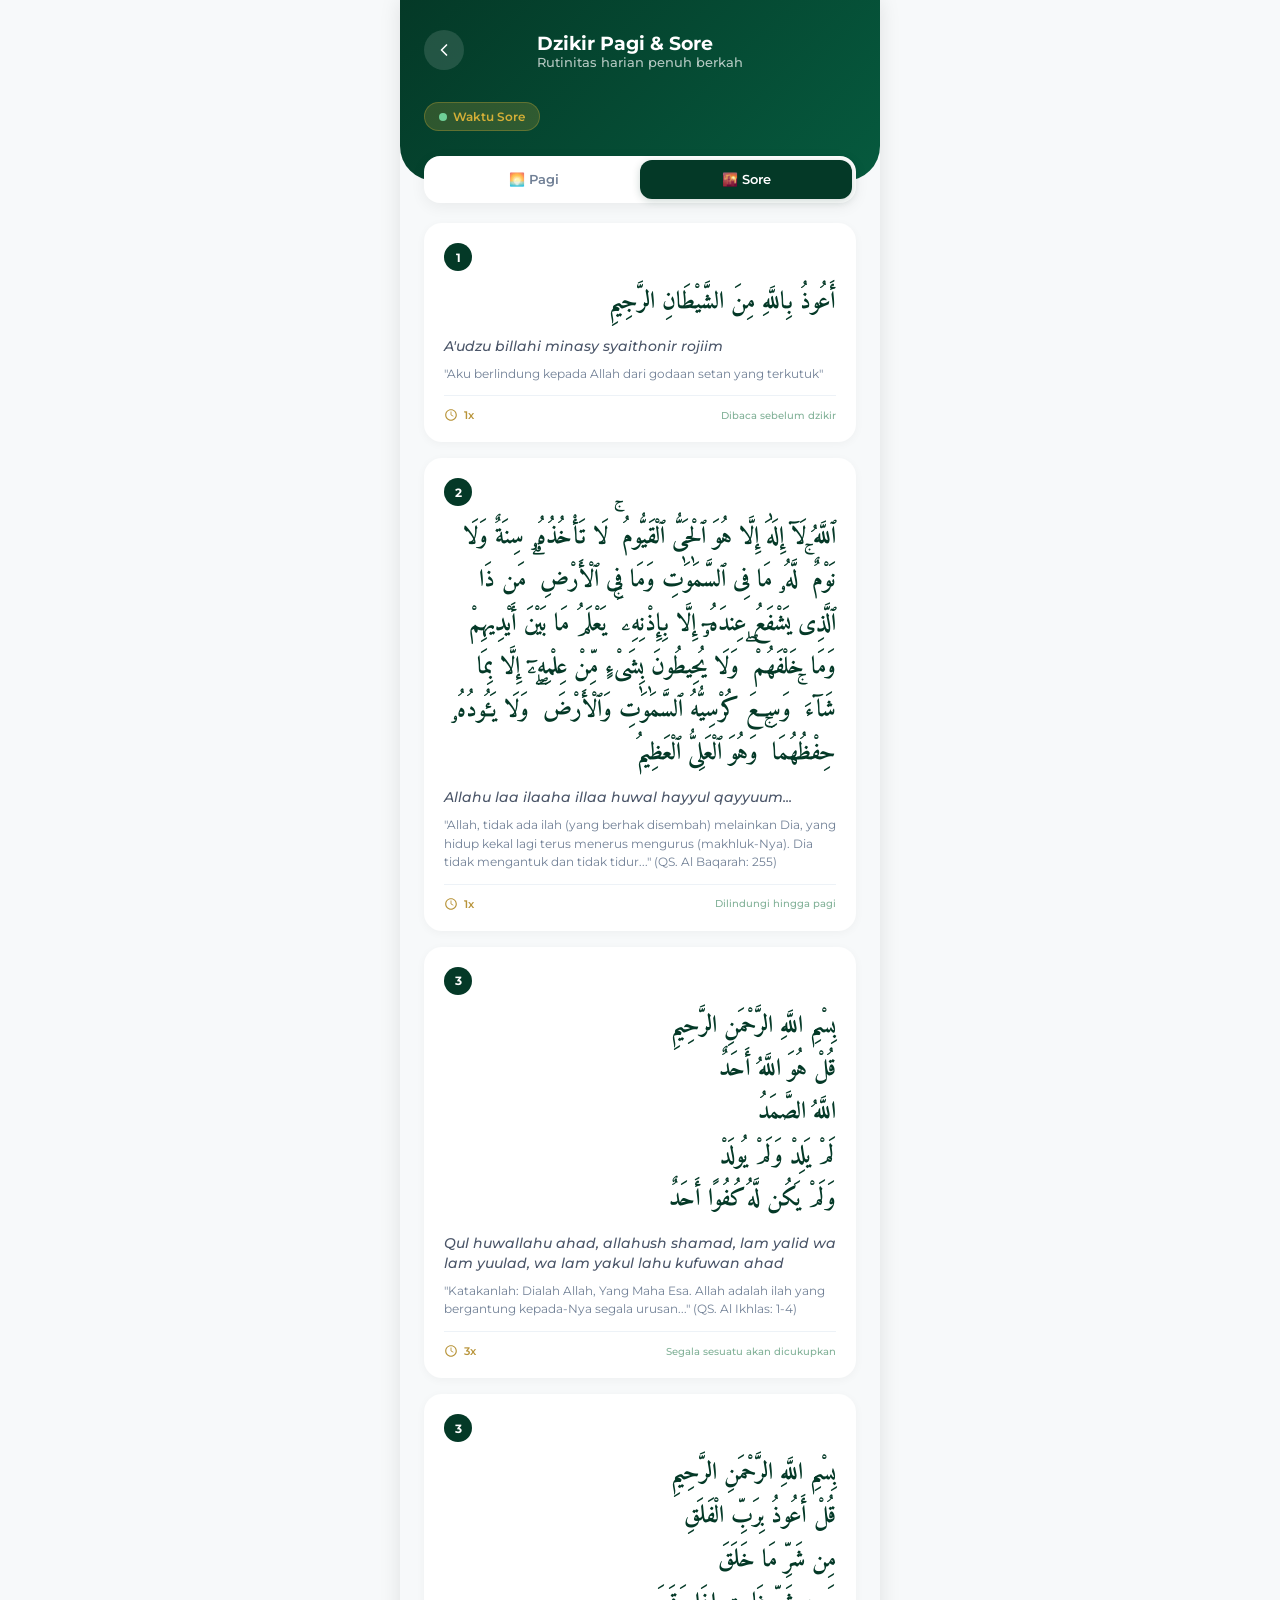
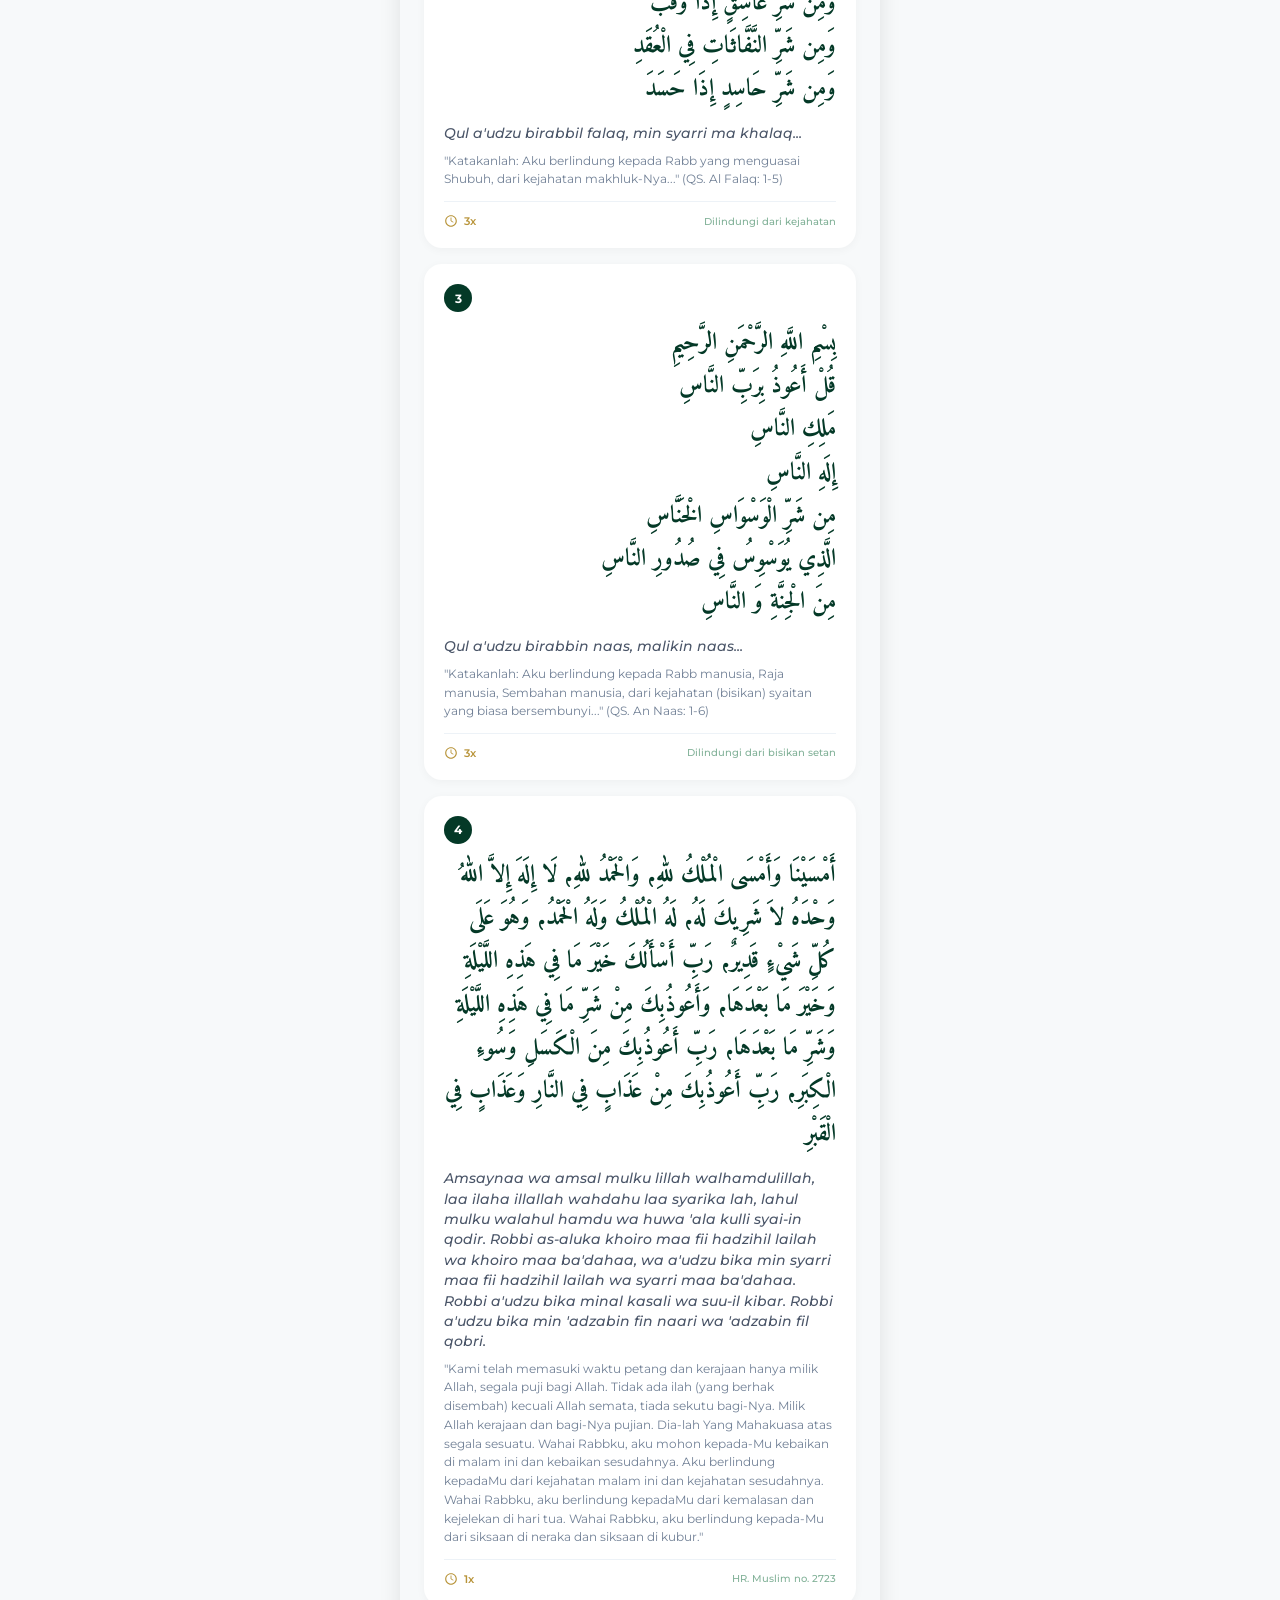
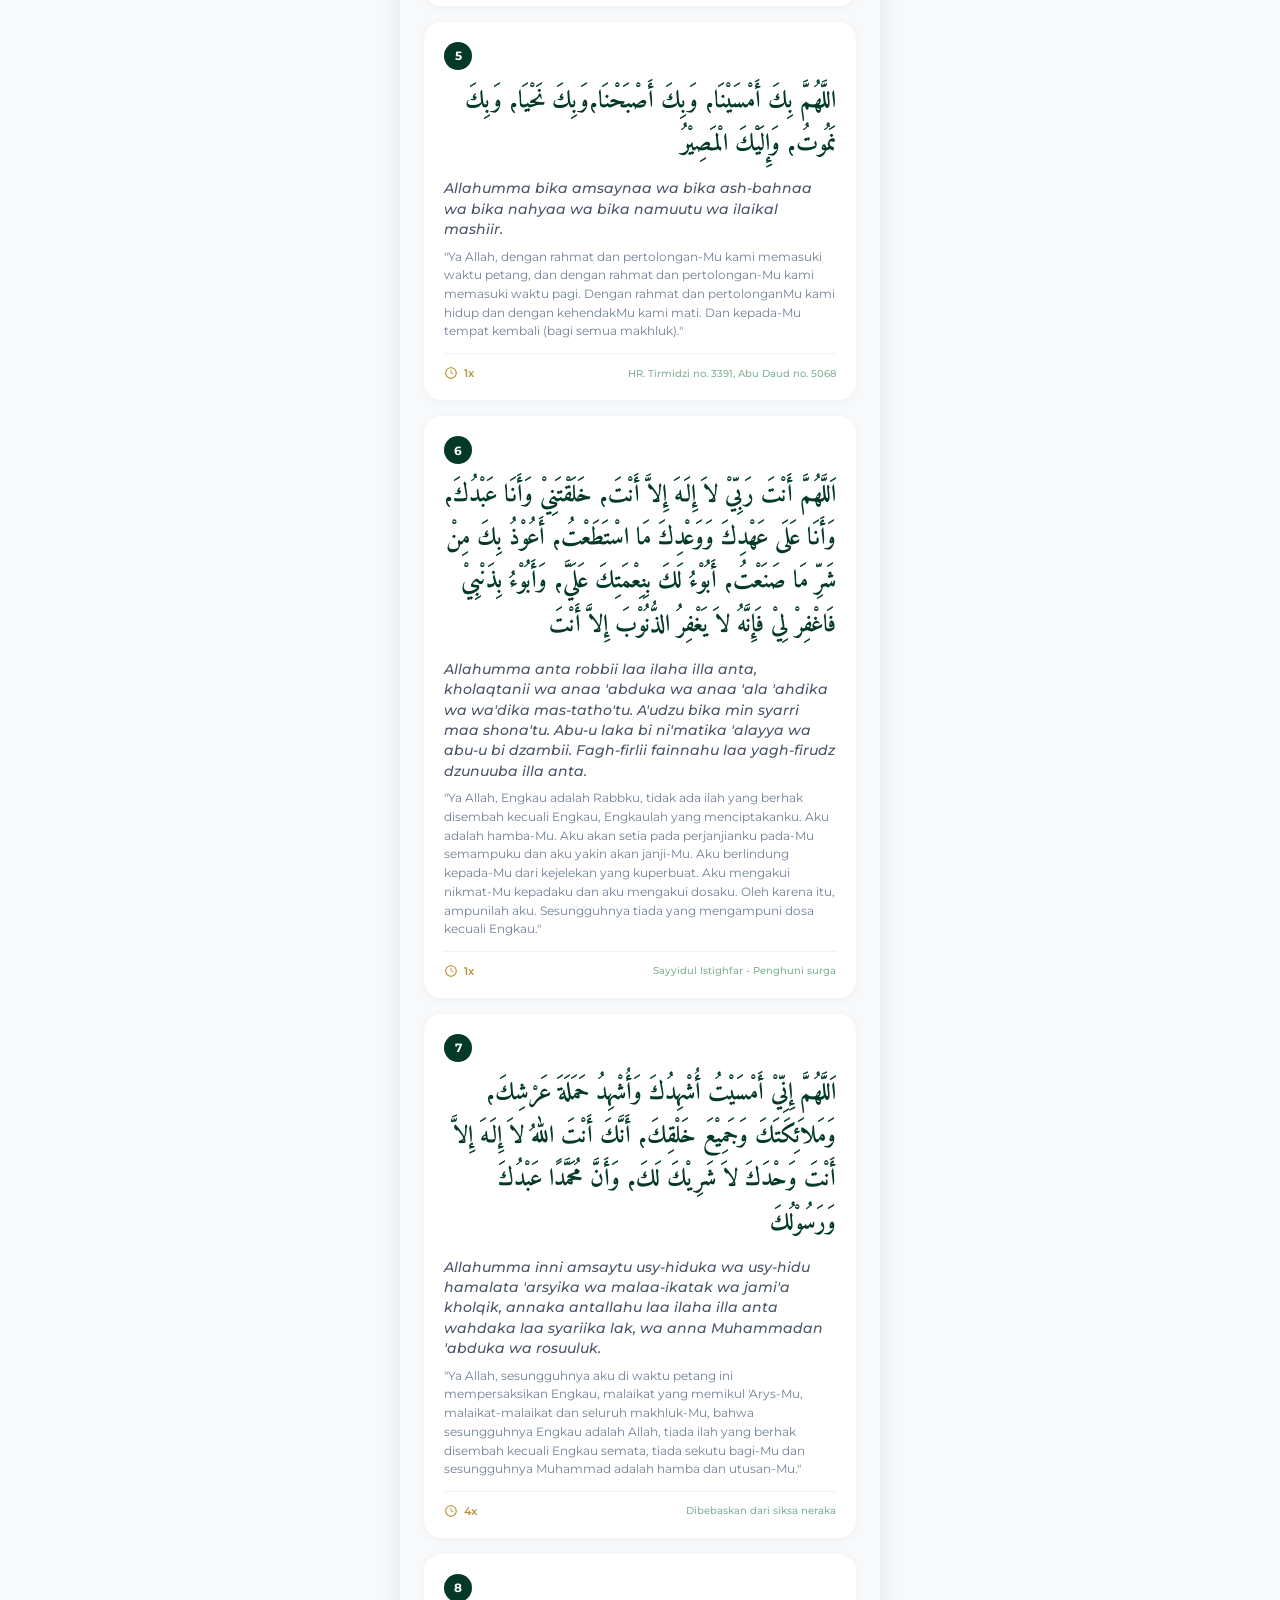
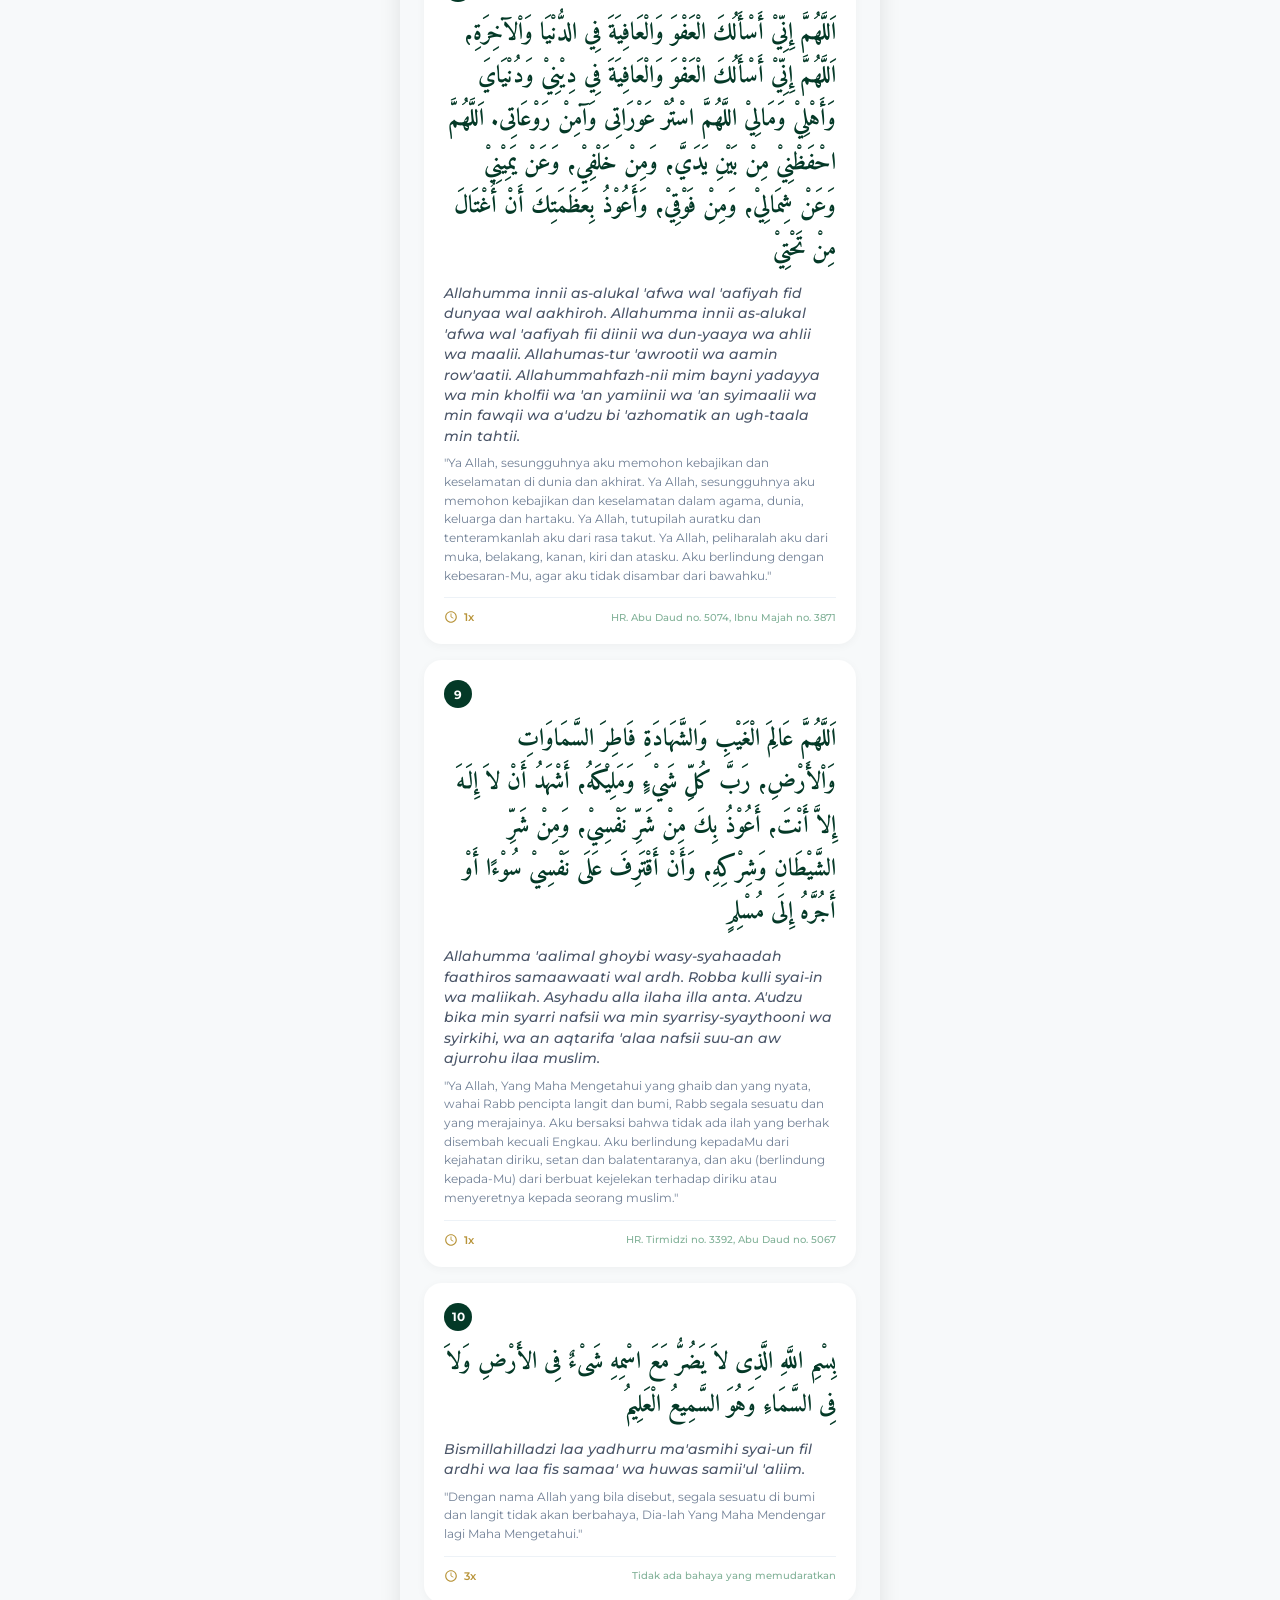
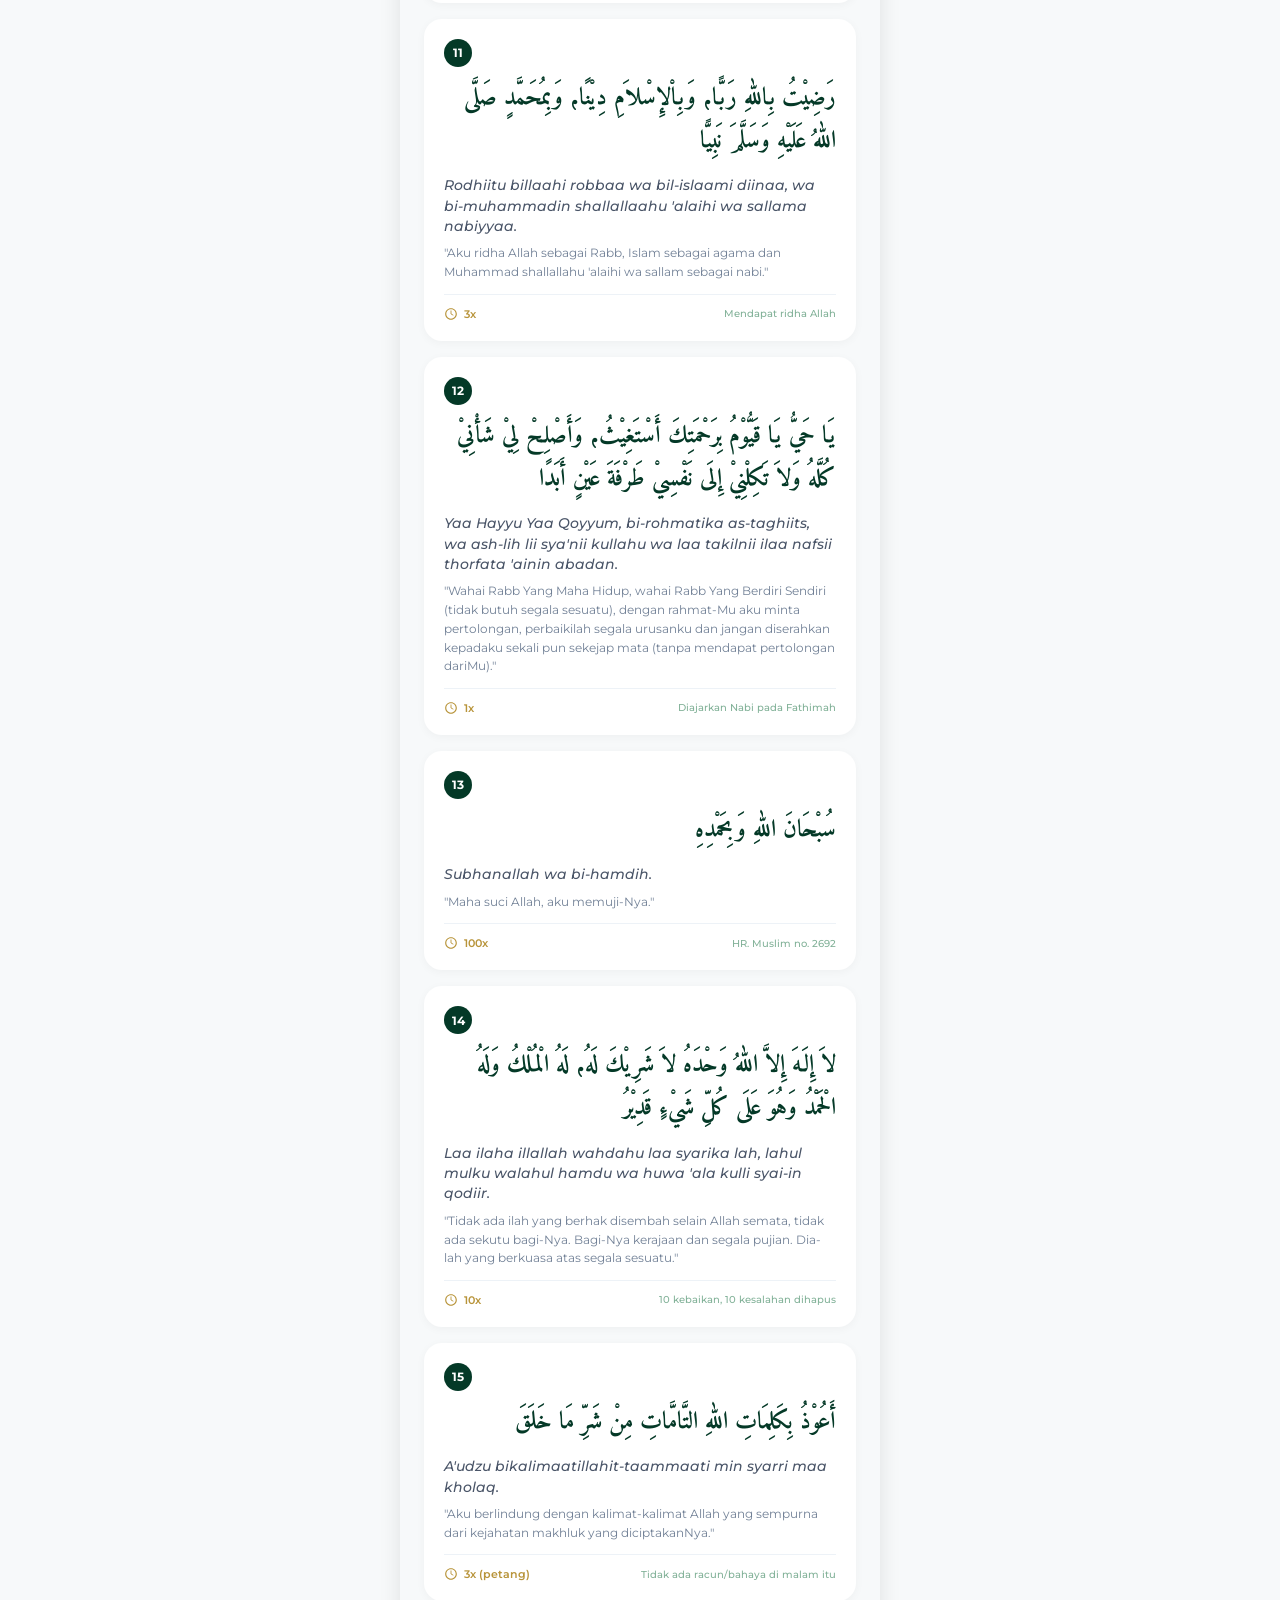
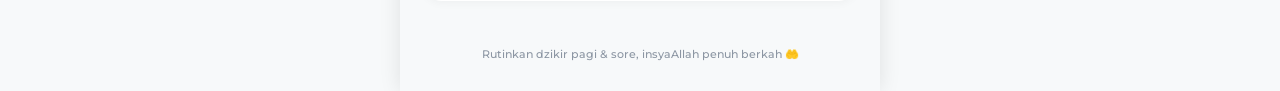
<file: dzikir.html>
<!DOCTYPE html>
<html lang="id">
<head>
    <meta charset="UTF-8">
    <meta name="viewport" content="width=device-width, initial-scale=1.0, maximum-scale=1.0, user-scalable=no">
    <title>Dzikir Pagi & Sore - Masjid Al Muhtadin</title>
    <link href="https://fonts.googleapis.com/css2?family=Montserrat:wght@400;500;600;700&family=Amiri:wght@400;700&display=swap" rel="stylesheet">
    <style>
        * { margin: 0; padding: 0; box-sizing: border-box; }
        body {
            font-family: 'Montserrat', sans-serif;
            background-color: #f7f9fa;
            display: flex;
            justify-content: center;
            min-height: 100vh;
        }
        .app-container {
            width: 100%;
            max-width: 480px;
            background-color: #f7f9fa;
            min-height: 100vh;
            padding: 0 0 30px 0;
            box-shadow: 0 0 20px rgba(0,0,0,0.1);
        }

        /* Header */
        .dzikir-header {
            background: linear-gradient(135deg, #043927 0%, #065a3e 100%);
            padding: 30px 24px 50px 24px;
            border-bottom-left-radius: 35px;
            border-bottom-right-radius: 35px;
            position: relative;
        }
        .dzikir-header-top {
            display: flex;
            justify-content: space-between;
            align-items: center;
            margin-bottom: 20px;
        }
        .dzikir-back {
            width: 40px;
            height: 40px;
            border-radius: 50%;
            background: rgba(255,255,255,0.12);
            display: flex;
            justify-content: center;
            align-items: center;
            cursor: pointer;
            border: none;
            color: #ffffff;
        }
        .dzikir-back svg { width: 20px; height: 20px; }
        .dzikir-header-title {
            color: #ffffff;
            font-size: 1.2rem;
            font-weight: 700;
        }
        .dzikir-header-sub {
            color: rgba(255,255,255,0.7);
            font-size: 0.8rem;
            font-weight: 500;
        }
        .dzikir-waktu-badge {
            display: inline-flex;
            align-items: center;
            gap: 6px;
            background: rgba(212, 175, 55, 0.2);
            border: 1px solid rgba(212, 175, 55, 0.3);
            border-radius: 20px;
            padding: 6px 14px;
            margin-top: 12px;
        }
        .dzikir-waktu-badge span {
            color: #d4af37;
            font-size: 0.75rem;
            font-weight: 600;
        }
        .dzikir-waktu-badge .dot {
            width: 8px;
            height: 8px;
            border-radius: 50%;
            background: #6fcf97;
            animation: pulse 2s infinite;
        }
        @keyframes pulse { 0%, 100% { opacity: 1; } 50% { opacity: 0.3; } }

        /* Tab Pagi / Sore */
        .tab-container {
            display: flex;
            margin: -25px 24px 0 24px;
            background: #ffffff;
            border-radius: 16px;
            padding: 4px;
            box-shadow: 0 4px 15px rgba(0,0,0,0.06);
            position: relative;
            z-index: 2;
        }
        .tab-btn {
            flex: 1;
            padding: 12px;
            border: none;
            border-radius: 12px;
            font-family: 'Montserrat', sans-serif;
            font-size: 0.8rem;
            font-weight: 600;
            cursor: pointer;
            transition: all 0.3s ease;
            background: transparent;
            color: #718096;
        }
        .tab-btn.active {
            background: #043927;
            color: #ffffff;
            box-shadow: 0 2px 8px rgba(4,57,39,0.2);
        }

        /* Daftar Dzikir */
        .dzikir-list {
            padding: 20px 24px;
        }
        .dzikir-card {
            background: #ffffff;
            border-radius: 18px;
            padding: 20px;
            margin-bottom: 16px;
            box-shadow: 0 2px 10px rgba(0,0,0,0.04);
            transition: transform 0.2s ease;
        }
        .dzikir-card:active {
            transform: scale(0.99);
        }
        .dzikir-nomor {
            display: inline-flex;
            width: 28px;
            height: 28px;
            border-radius: 50%;
            background: #043927;
            color: #ffffff;
            font-size: 0.75rem;
            font-weight: 700;
            justify-content: center;
            align-items: center;
            margin-bottom: 10px;
        }
        .dzikir-arab {
            font-family: 'Amiri', serif;
            font-size: 1.5rem;
            font-weight: 700;
            color: #043927;
            line-height: 1.8;
            margin-bottom: 12px;
            text-align: right;
            direction: rtl;
        }
        .dzikir-latin {
            color: #4a5568;
            font-size: 0.85rem;
            font-weight: 500;
            font-style: italic;
            margin-bottom: 8px;
            line-height: 1.5;
        }
        .dzikir-arti {
            color: #718096;
            font-size: 0.78rem;
            font-weight: 400;
            line-height: 1.5;
            margin-bottom: 12px;
        }
        .dzikir-info {
            display: flex;
            justify-content: space-between;
            align-items: center;
            padding-top: 12px;
            border-top: 1px solid #edf2f7;
        }
        .dzikir-pengulangan {
            display: flex;
            align-items: center;
            gap: 6px;
            color: #b8943a;
            font-size: 0.7rem;
            font-weight: 600;
        }
        .dzikir-pengulangan svg { width: 14px; height: 14px; }
        .dzikir-fadhilah {
            color: #83b299;
            font-size: 0.65rem;
            font-weight: 500;
            text-align: right;
            flex: 1;
            margin-left: 10px;
        }

        /* Counter */
        .dzikir-counter {
            display: flex;
            align-items: center;
            gap: 8px;
        }
        .counter-btn {
            width: 32px;
            height: 32px;
            border-radius: 50%;
            border: 2px solid #043927;
            background: transparent;
            color: #043927;
            font-size: 1rem;
            font-weight: 700;
            cursor: pointer;
            display: flex;
            justify-content: center;
            align-items: center;
            transition: all 0.2s ease;
        }
        .counter-btn:active {
            background: #043927;
            color: #ffffff;
        }
        .counter-num {
            font-size: 0.9rem;
            font-weight: 700;
            color: #043927;
            min-width: 20px;
            text-align: center;
        }

        /* Footer */
        .dzikir-footer {
            text-align: center;
            padding: 10px 24px 0 24px;
            color: #8c96a3;
            font-size: 0.7rem;
            font-weight: 500;
        }

        /* Sembunyikan konten tab */
        .tab-content { display: none; }
        .tab-content.active { display: block; }
    </style>
</head>
<body>
    <div class="app-container">
        <!-- Header -->
        <div class="dzikir-header">
            <div class="dzikir-header-top">
                <a href="index.html" class="dzikir-back" style="text-decoration: none;">
                    <svg viewBox="0 0 24 24" fill="none" xmlns="http://www.w3.org/2000/svg">
                        <path d="M15 18l-6-6 6-6" stroke="#ffffff" stroke-width="2" stroke-linecap="round" stroke-linejoin="round"/>
                    </svg>
                </a>
                <div>
                    <div class="dzikir-header-title">Dzikir Pagi & Sore</div>
                    <div class="dzikir-header-sub">Rutinitas harian penuh berkah</div>
                </div>
                <div style="width:40px;"></div>
            </div>
            <div class="dzikir-waktu-badge">
                <div class="dot"></div>
                <span id="waktuStatus">Waktu Pagi</span>
            </div>
        </div>

        <!-- Tab -->
        <div class="tab-container">
            <button class="tab-btn active" onclick="switchTab('pagi')">🌅 Pagi</button>
            <button class="tab-btn" onclick="switchTab('sore')">🌇 Sore</button>
        </div>

        <!-- Konten Dzikir Pagi -->
        <div id="tab-pagi" class="tab-content active">
            <div class="dzikir-list">

                <!-- [1] Ta'awudz -->
                <div class="dzikir-card">
                    <div class="dzikir-nomor">1</div>
                    <div class="dzikir-arab">أَعُوذُ بِاللَّهِ مِنَ الشَّيْطَانِ الرَّجِيمِ</div>
                    <div class="dzikir-latin">A'udzu billahi minasy syaithonir rojiim</div>
                    <div class="dzikir-arti">"Aku berlindung kepada Allah dari godaan setan yang terkutuk"</div>
                    <div class="dzikir-info">
                        <div class="dzikir-pengulangan">
                            <svg viewBox="0 0 24 24" fill="none" xmlns="http://www.w3.org/2000/svg"><path d="M12 2C6.48 2 2 6.48 2 12s4.48 10 10 10 10-4.48 10-10S17.52 2 12 2zm0 18c-4.41 0-8-3.59-8-8s3.59-8 8-8 8 3.59 8 8-3.59 8-8 8z" fill="#b8943a"/><path d="M12 6v6l4 2" stroke="#b8943a" stroke-width="1.5"/></svg>
                            <span>1x</span>
                        </div>
                        <span class="dzikir-fadhilah">Dibaca sebelum dzikir</span>
                    </div>
                </div>

                <!-- [2] Ayat Kursi -->
                <div class="dzikir-card">
                    <div class="dzikir-nomor">2</div>
                    <div class="dzikir-arab">ٱللَّهُ لَآ إِلَٰهَ إِلَّا هُوَ ٱلْحَىُّ ٱلْقَيُّومُ ۚ لَا تَأْخُذُهُۥ سِنَةٌ وَلَا نَوْمٌ ۚ لَّهُۥ مَا فِى ٱلسَّمَٰوَٰتِ وَمَا فِى ٱلْأَرْضِ ۗ مَن ذَا ٱلَّذِى يَشْفَعُ عِندَهُۥٓ إِلَّا بِإِذْنِهِۦ ۚ يَعْلَمُ مَا بَيْنَ أَيْدِيهِمْ وَمَا خَلْفَهُمْ ۖ وَلَا يُحِيطُونَ بِشَىْءٍ مِّنْ عِلْمِهِۦٓ إِلَّا بِمَا شَآءَ ۚ وَسِعَ كُرْسِيُّهُ ٱلسَّمَٰوَٰتِ وَٱلْأَرْضَ ۖ وَلَا يَـُٔودُهُۥ حِفْظُهُمَا ۚ وَهُوَ ٱلْعَلِىُّ ٱلْعَظِيمُ</div>
                    <div class="dzikir-latin">Allahu laa ilaaha illaa huwal hayyul qayyuum, laa ta'khudzuhuu sinatuw walaa nauum...</div>
                    <div class="dzikir-arti">"Allah, tidak ada ilah (yang berhak disembah) melainkan Dia, yang hidup kekal lagi terus menerus mengurus (makhluk-Nya). Dia tidak mengantuk dan tidak tidur..." (QS. Al Baqarah: 255)</div>
                    <div class="dzikir-info">
                        <div class="dzikir-pengulangan">
                            <svg viewBox="0 0 24 24" fill="none" xmlns="http://www.w3.org/2000/svg"><path d="M12 2C6.48 2 2 6.48 2 12s4.48 10 10 10 10-4.48 10-10S17.52 2 12 2zm0 18c-4.41 0-8-3.59-8-8s3.59-8 8-8 8 3.59 8 8-3.59 8-8 8z" fill="#b8943a"/><path d="M12 6v6l4 2" stroke="#b8943a" stroke-width="1.5"/></svg>
                            <span>1x</span>
                        </div>
                        <span class="dzikir-fadhilah">Dilindungi (oleh Allah) hingga petang</span>
                    </div>
                </div>

                <!-- [3] Al Ikhlas, Al Falaq, An Naas -->
                <div class="dzikir-card">
                    <div class="dzikir-nomor">3</div>
                    <div class="dzikir-arab">بِسْمِ اللَّهِ الرَّحْمَنِ الرَّحِيمِ<br>قُلْ هُوَ اللَّهُ أَحَدٌ<br>اللَّهُ الصَّمَدُ<br>لَمْ يَلِدْ وَلَمْ يُولَدْ<br>وَلَمْ يَكُن لَّهُ كُفُوًا أَحَدٌ</div>
                    <div class="dzikir-latin">Qul huwallahu ahad, allahush shamad, lam yalid wa lam yuulad, wa lam yakul lahu kufuwan ahad</div>
                    <div class="dzikir-arti">"Katakanlah: Dialah Allah, Yang Maha Esa. Allah adalah ilah yang bergantung kepada-Nya segala urusan..." (QS. Al Ikhlas: 1-4)</div>
                    <div class="dzikir-info">
                        <div class="dzikir-pengulangan">
                            <svg viewBox="0 0 24 24" fill="none" xmlns="http://www.w3.org/2000/svg"><path d="M12 2C6.48 2 2 6.48 2 12s4.48 10 10 10 10-4.48 10-10S17.52 2 12 2zm0 18c-4.41 0-8-3.59-8-8s3.59-8 8-8 8 3.59 8 8-3.59 8-8 8z" fill="#b8943a"/><path d="M12 6v6l4 2" stroke="#b8943a" stroke-width="1.5"/></svg>
                            <span>3x</span>
                        </div>
                        <span class="dzikir-fadhilah">Setara khatam Al-Qur'an 1/3</span>
                    </div>
                </div>

                <div class="dzikir-card">
                    <div class="dzikir-nomor">3</div>
                    <div class="dzikir-arab">بِسْمِ اللَّهِ الرَّحْمَنِ الرَّحِيمِ<br>قُلْ أَعُوذُ بِرَبِّ الْفَلَقِ<br>مِن شَرِّ مَا خَلَقَ<br>وَمِن شَرِّ غَاسِقٍ إِذَا وَقَبَ<br>وَمِن شَرِّ النَّفَّاثَاتِ فِي الْعُقَدِ<br>وَمِن شَرِّ حَاسِدٍ إِذَا حَسَدَ</div>
                    <div class="dzikir-latin">Qul a'udzu birabbil falaq, min syarri ma khalaq...</div>
                    <div class="dzikir-arti">"Katakanlah: Aku berlindung kepada Rabb yang menguasai Shubuh, dari kejahatan makhluk-Nya..." (QS. Al Falaq: 1-5)</div>
                    <div class="dzikir-info">
                        <div class="dzikir-pengulangan">
                            <svg viewBox="0 0 24 24" fill="none" xmlns="http://www.w3.org/2000/svg"><path d="M12 2C6.48 2 2 6.48 2 12s4.48 10 10 10 10-4.48 10-10S17.52 2 12 2zm0 18c-4.41 0-8-3.59-8-8s3.59-8 8-8 8 3.59 8 8-3.59 8-8 8z" fill="#b8943a"/><path d="M12 6v6l4 2" stroke="#b8943a" stroke-width="1.5"/></svg>
                            <span>3x</span>
                        </div>
                        <span class="dzikir-fadhilah">Dilindungi dari kejahatan</span>
                    </div>
                </div>

                <div class="dzikir-card">
                    <div class="dzikir-nomor">3</div>
                    <div class="dzikir-arab">بِسْمِ اللَّهِ الرَّحْمَنِ الرَّحِيمِ<br>قُلْ أَعُوذُ بِرَبِّ النَّاسِ<br>مَلِكِ النَّاسِ<br>إِلَهِ النَّاسِ<br>مِن شَرِّ الْوَسْوَاسِ الْخَنَّاسِ<br>الَّذِي يُوَسْوِسُ فِي صُدُورِ النَّاسِ<br>مِنَ الْجِنَّةِ وَ النَّاسِ</div>
                    <div class="dzikir-latin">Qul a'udzu birabbin naas, malikin naas...</div>
                    <div class="dzikir-arti">"Katakanlah: Aku berlindung kepada Rabb manusia, Raja manusia, Sembahan manusia, dari kejahatan (bisikan) syaitan yang biasa bersembunyi..." (QS. An Naas: 1-6)</div>
                    <div class="dzikir-info">
                        <div class="dzikir-pengulangan">
                            <svg viewBox="0 0 24 24" fill="none" xmlns="http://www.w3.org/2000/svg"><path d="M12 2C6.48 2 2 6.48 2 12s4.48 10 10 10 10-4.48 10-10S17.52 2 12 2zm0 18c-4.41 0-8-3.59-8-8s3.59-8 8-8 8 3.59 8 8-3.59 8-8 8z" fill="#b8943a"/><path d="M12 6v6l4 2" stroke="#b8943a" stroke-width="1.5"/></svg>
                            <span>3x</span>
                        </div>
                        <span class="dzikir-fadhilah">Dilindungi dari bisikan setan</span>
                    </div>
                </div>

                <!-- [4] Ashbahna -->
                <div class="dzikir-card">
                    <div class="dzikir-nomor">4</div>
                    <div class="dzikir-arab">أَصْبَحْنَا وَأَصْبَحَ الْمُلْكُ لِلَّهِ، وَالْحَمْدُ لِلَّهِ، لاَ إِلَـهَ إِلاَّ اللهُ وَحْدَهُ لاَ شَرِيْكَ لَهُ، لَهُ الْمُلْكُ وَلَهُ الْحَمْدُ وَهُوَ عَلَى كُلِّ شَيْءٍ قَدِيْرُ. رَبِّ أَسْأَلُكَ خَيْرَ مَا فِيْ هَذَا الْيَوْمِ وَخَيْرَ مَا بَعْدَهُ، وَأَعُوْذُ بِكَ مِنْ شَرِّ مَا فِيْ هَذَا الْيَوْمِ وَشَرِّ مَا بَعْدَهُ، رَبِّ أَعُوْذُ بِكَ مِنَ الْكَسَلِ وَسُوْءِ الْكِبَرِ، رَبِّ أَعُوْذُ بِكَ مِنْ عَذَابٍ فِي النَّارِ وَعَذَابٍ فِي الْقَبْرِ</div>
                    <div class="dzikir-latin">Ash-bahnaa wa ash-bahal mulku lillah walhamdulillah, laa ilaha illallah wahdahu laa syarika lah, lahul mulku walahul hamdu wa huwa 'ala kulli syai-in qodir. Robbi as-aluka khoiro maa fii hadzal yaum wa khoiro maa ba'dahu, wa a'udzu bika min syarri maa fii hadzal yaum wa syarri maa ba'dahu. Robbi a'udzu bika minal kasali wa su-il kibar. Robbi a'udzu bika min 'adzabin fin naari wa 'adzabin fil qobri.</div>
                    <div class="dzikir-arti">"Kami telah memasuki waktu pagi dan kerajaan hanya milik Allah, segala puji bagi Allah. Tidak ada ilah (yang berhak disembah) kecuali Allah semata, tiada sekutu bagi-Nya. Milik Allah kerajaan dan bagi-Nya pujian. Dia-lah Yang Mahakuasa atas segala sesuatu. Wahai Rabbku, aku mohon kepada-Mu kebaikan di hari ini dan kebaikan sesudahnya. Aku berlindung kepada-Mu dari kejahatan hari ini dan kejahatan sesudahnya. Wahai Rabbku, aku berlindung kepada-Mu dari kemalasan dan kejelekan di hari tua. Wahai Rabbku, aku berlindung kepada-Mu dari siksaan di neraka dan siksaan di alam kubur."</div>
                    <div class="dzikir-info">
                        <div class="dzikir-pengulangan">
                            <svg viewBox="0 0 24 24" fill="none" xmlns="http://www.w3.org/2000/svg"><path d="M12 2C6.48 2 2 6.48 2 12s4.48 10 10 10 10-4.48 10-10S17.52 2 12 2zm0 18c-4.41 0-8-3.59-8-8s3.59-8 8-8 8 3.59 8 8-3.59 8-8 8z" fill="#b8943a"/><path d="M12 6v6l4 2" stroke="#b8943a" stroke-width="1.5"/></svg>
                            <span>1x</span>
                        </div>
                        <span class="dzikir-fadhilah">HR. Muslim no. 2723</span>
                    </div>
                </div>

                <!-- [5] Allahumma bika ashbahna -->
                <div class="dzikir-card">
                    <div class="dzikir-nomor">5</div>
                    <div class="dzikir-arab">اَللَّهُمَّ بِكَ أَصْبَحْنَا، وَبِكَ أَمْسَيْنَا، وَبِكَ نَحْيَا، وَبِكَ نَمُوْتُ وَإِلَيْكَ النُّشُوْرُ</div>
                    <div class="dzikir-latin">Allahumma bika ash-bahnaa wa bika amsaynaa wa bika nahyaa wa bika namuutu wa ilaikan nusyuur.</div>
                    <div class="dzikir-arti">"Ya Allah, dengan rahmat dan pertolongan-Mu kami memasuki waktu pagi, dan dengan rahmat dan pertolongan-Mu kami memasuki waktu petang. Dengan rahmat dan pertolongan-Mu kami hidup dan dengan kehendak-Mu kami mati. Dan kepada-Mu kebangkitan (bagi semua makhluk)."</div>
                    <div class="dzikir-info">
                        <div class="dzikir-pengulangan">
                            <svg viewBox="0 0 24 24" fill="none" xmlns="http://www.w3.org/2000/svg"><path d="M12 2C6.48 2 2 6.48 2 12s4.48 10 10 10 10-4.48 10-10S17.52 2 12 2zm0 18c-4.41 0-8-3.59-8-8s3.59-8 8-8 8 3.59 8 8-3.59 8-8 8z" fill="#b8943a"/><path d="M12 6v6l4 2" stroke="#b8943a" stroke-width="1.5"/></svg>
                            <span>1x</span>
                        </div>
                        <span class="dzikir-fadhilah">HR. Tirmidzi no. 3391, Abu Daud no. 5068</span>
                    </div>
                </div>

                <!-- [6] Sayyidul Istighfar -->
                <div class="dzikir-card">
                    <div class="dzikir-nomor">6</div>
                    <div class="dzikir-arab">اَللَّهُمَّ أَنْتَ رَبِّيْ لاَ إِلَـهَ إِلاَّ أَنْتَ، خَلَقْتَنِيْ وَأَنَا عَبْدُكَ، وَأَنَا عَلَى عَهْدِكَ وَوَعْدِكَ مَا اسْتَطَعْتُ، أَعُوْذُ بِكَ مِنْ شَرِّ مَا صَنَعْتُ، أَبُوْءُ لَكَ بِنِعْمَتِكَ عَلَيَّ، وَأَبُوْءُ بِذَنْبِيْ فَاغْفِرْ لِيْ فَإِنَّهُ لاَ يَغْفِرُ الذُّنُوْبَ إِلاَّ أَنْتَ</div>
                    <div class="dzikir-latin">Allahumma anta robbii laa ilaha illa anta, kholaqtanii wa anaa 'abduka wa anaa 'ala 'ahdika wa wa'dika mas-tatho'tu. A'udzu bika min syarri maa shona'tu. Abu-u laka bi ni'matika 'alayya wa abu-u bi dzambii. Fagh-firlii fainnahu laa yagh-firudz dzunuuba illa anta.</div>
                    <div class="dzikir-arti">"Ya Allah, Engkau adalah Rabbku, tidak ada ilah yang berhak disembah kecuali Engkau, Engkaulah yang menciptakanku. Aku adalah hamba-Mu. Aku akan setia pada perjanjianku pada-Mu semampuku dan aku yakin akan janji-Mu. Aku berlindung kepada-Mu dari kejelekan yang kuperbuat. Aku mengakui nikmat-Mu kepadaku dan aku mengakui dosaku. Oleh karena itu, ampunilah aku. Sesungguhnya tiada yang mengampuni dosa kecuali Engkau."</div>
                    <div class="dzikir-info">
                        <div class="dzikir-pengulangan">
                            <svg viewBox="0 0 24 24" fill="none" xmlns="http://www.w3.org/2000/svg"><path d="M12 2C6.48 2 2 6.48 2 12s4.48 10 10 10 10-4.48 10-10S17.52 2 12 2zm0 18c-4.41 0-8-3.59-8-8s3.59-8 8-8 8 3.59 8 8-3.59 8-8 8z" fill="#b8943a"/><path d="M12 6v6l4 2" stroke="#b8943a" stroke-width="1.5"/></svg>
                            <span>1x</span>
                        </div>
                        <span class="dzikir-fadhilah">Sayyidul Istighfar - Penghuni surga</span>
                    </div>
                </div>

                <!-- [7] Allahumma inni ashbahtu -->
                <div class="dzikir-card">
                    <div class="dzikir-nomor">7</div>
                    <div class="dzikir-arab">اَللَّهُمَّ إِنِّيْ أَصْبَحْتُ أُشْهِدُكَ وَأُشْهِدُ حَمَلَةَ عَرْشِكَ، وَمَلاَئِكَتَكَ وَجَمِيْعَ خَلْقِكَ، أَنَّكَ أَنْتَ اللهُ لاَ إِلَـهَ إِلاَّ أَنْتَ وَحْدَكَ لاَ شَرِيْكَ لَكَ، وَأَنَّ مُحَمَّدًا عَبْدُكَ وَرَسُوْلُكَ</div>
                    <div class="dzikir-latin">Allahumma inni ash-bahtu usy-hiduka wa usy-hidu hamalata 'arsyika wa malaa-ikatak wa jami'a kholqik, annaka antallahu laa ilaha illa anta wahdaka laa syariika lak, wa anna Muhammadan 'abduka wa rosuuluk.</div>
                    <div class="dzikir-arti">"Ya Allah, sesungguhnya aku di waktu pagi ini mempersaksikan Engkau, malaikat yang memikul 'Arys-Mu, malaikat-malaikat dan seluruh makhluk-Mu, bahwa sesungguhnya Engkau adalah Allah, tiada ilah yang berhak disembah kecuali Engkau semata, tiada sekutu bagi-Mu dan sesungguhnya Muhammad adalah hamba dan utusan-Mu."</div>
                    <div class="dzikir-info">
                        <div class="dzikir-pengulangan">
                            <svg viewBox="0 0 24 24" fill="none" xmlns="http://www.w3.org/2000/svg"><path d="M12 2C6.48 2 2 6.48 2 12s4.48 10 10 10 10-4.48 10-10S17.52 2 12 2zm0 18c-4.41 0-8-3.59-8-8s3.59-8 8-8 8 3.59 8 8-3.59 8-8 8z" fill="#b8943a"/><path d="M12 6v6l4 2" stroke="#b8943a" stroke-width="1.5"/></svg>
                            <span>4x</span>
                        </div>
                        <span class="dzikir-fadhilah">Dibebaskan dari siksa neraka</span>
                    </div>
                </div>

                <!-- [8] Allahumma inni as-alukal 'afwa -->
                <div class="dzikir-card">
                    <div class="dzikir-nomor">8</div>
                    <div class="dzikir-arab">اَللَّهُمَّ إِنِّيْ أَسْأَلُكَ الْعَفْوَ وَالْعَافِيَةَ فِي الدُّنْيَا وَاْلآخِرَةِ، اَللَّهُمَّ إِنِّيْ أَسْأَلُكَ الْعَفْوَ وَالْعَافِيَةَ فِي دِيْنِيْ وَدُنْيَايَ وَأَهْلِيْ وَمَالِيْ اللَّهُمَّ اسْتُرْ عَوْرَاتِى وَآمِنْ رَوْعَاتِى. اَللَّهُمَّ احْفَظْنِيْ مِنْ بَيْنِ يَدَيَّ، وَمِنْ خَلْفِيْ، وَعَنْ يَمِيْنِيْ وَعَنْ شِمَالِيْ، وَمِنْ فَوْقِيْ، وَأَعُوْذُ بِعَظَمَتِكَ أَنْ أُغْتَالَ مِنْ تَحْتِيْ</div>
                    <div class="dzikir-latin">Allahumma innii as-alukal 'afwa wal 'aafiyah fid dunyaa wal aakhiroh. Allahumma innii as-alukal 'afwa wal 'aafiyah fii diinii wa dun-yaya wa ahlii wa maalii. Allahumas-tur 'awrootii wa aamin row'aatii. Allahummahfazh-nii mim bayni yadayya wa min kholfii wa 'an yamiinii wa 'an syimaalii wa min fawqii wa a'udzu bi 'azhomatik an ughtala min tahtii.</div>
                    <div class="dzikir-arti">"Ya Allah, sesungguhnya aku memohon kebajikan dan keselamatan di dunia dan akhirat. Ya Allah, sesungguhnya aku memohon kebajikan dan keselamatan dalam agama, dunia, keluarga dan hartaku. Ya Allah, tutupilah auratku dan tenteramkanlah aku dari rasa takut. Ya Allah, peliharalah aku dari muka, belakang, kanan, kiri dan atasku. Aku berlindung dengan kebesaran-Mu, agar aku tidak disambar dari bawahku."</div>
                    <div class="dzikir-info">
                        <div class="dzikir-pengulangan">
                            <svg viewBox="0 0 24 24" fill="none" xmlns="http://www.w3.org/2000/svg"><path d="M12 2C6.48 2 2 6.48 2 12s4.48 10 10 10 10-4.48 10-10S17.52 2 12 2zm0 18c-4.41 0-8-3.59-8-8s3.59-8 8-8 8 3.59 8 8-3.59 8-8 8z" fill="#b8943a"/><path d="M12 6v6l4 2" stroke="#b8943a" stroke-width="1.5"/></svg>
                            <span>1x</span>
                        </div>
                        <span class="dzikir-fadhilah">HR. Abu Daud no. 5074, Ibnu Majah no. 3871</span>
                    </div>
                </div>

                <!-- [9] Allahumma 'aalimal ghoybi -->
                <div class="dzikir-card">
                    <div class="dzikir-nomor">9</div>
                    <div class="dzikir-arab">اَللَّهُمَّ عَالِمَ الْغَيْبِ وَالشَّهَادَةِ فَاطِرَ السَّمَاوَاتِ وَاْلأَرْضِ، رَبَّ كُلِّ شَيْءٍ وَمَلِيْكَهُ، أَشْهَدُ أَنْ لاَ إِلَـهَ إِلاَّ أَنْتَ، أَعُوْذُ بِكَ مِنْ شَرِّ نَفْسِيْ، وَمِنْ شَرِّ الشَّيْطَانِ وَشِرْكِهِ، وَأَنْ أَقْتَرِفَ عَلَى نَفْسِيْ سُوْءًا أَوْ أَجُرَّهُ إِلَى مُسْلِمٍ</div>
                    <div class="dzikir-latin">Allahumma 'aalimal ghoybi wasy syahaadah faathiros samaawaati wal ardh. Robba kulli syai-in wa maliikah. Asyhadu alla ilaha illa anta. A'udzu bika min syarri nafsii wa min syarrisy syaythooni wa syirkihi, wa an aqtarifa 'alaa nafsii suu-an aw ajurrohu ilaa muslim.</div>
                    <div class="dzikir-arti">"Ya Allah, Yang Maha Mengetahui yang ghaib dan yang nyata, wahai Rabb pencipta langit dan bumi, Rabb segala sesuatu dan yang merajainya. Aku bersaksi bahwa tidak ada ilah yang berhak disembah kecuali Engkau. Aku berlindung kepadaMu dari kejahatan diriku, setan dan balatentaranya, dan aku (berlindung kepada-Mu) dari berbuat kejelekan terhadap diriku atau menyeretnya kepada seorang muslim."</div>
                    <div class="dzikir-info">
                        <div class="dzikir-pengulangan">
                            <svg viewBox="0 0 24 24" fill="none" xmlns="http://www.w3.org/2000/svg"><path d="M12 2C6.48 2 2 6.48 2 12s4.48 10 10 10 10-4.48 10-10S17.52 2 12 2zm0 18c-4.41 0-8-3.59-8-8s3.59-8 8-8 8 3.59 8 8-3.59 8-8 8z" fill="#b8943a"/><path d="M12 6v6l4 2" stroke="#b8943a" stroke-width="1.5"/></svg>
                            <span>1x</span>
                        </div>
                        <span class="dzikir-fadhilah">HR. Tirmidzi no. 3392, Abu Daud no. 5067</span>
                    </div>
                </div>

                <!-- [10] Bismillahilladzi laa yadhurru -->
                <div class="dzikir-card">
                    <div class="dzikir-nomor">10</div>
                    <div class="dzikir-arab">بِسْمِ اللَّهِ الَّذِى لاَ يَضُرُّ مَعَ اسْمِهِ شَىْءٌ فِى الأَرْضِ وَلاَ فِى السَّمَاءِ وَهُوَ السَّمِيعُ الْعَلِيمُ</div>
                    <div class="dzikir-latin">Bismillahilladzi laa yadhurru ma'asmihi syai-un fil ardhi wa laa fis samaa' wa huwas samii'ul 'aliim.</div>
                    <div class="dzikir-arti">"Dengan nama Allah yang bila disebut, segala sesuatu di bumi dan langit tidak akan berbahaya, Dia-lah Yang Maha Mendengar lagi Maha Mengetahui."</div>
                    <div class="dzikir-info">
                        <div class="dzikir-pengulangan">
                            <svg viewBox="0 0 24 24" fill="none" xmlns="http://www.w3.org/2000/svg"><path d="M12 2C6.48 2 2 6.48 2 12s4.48 10 10 10 10-4.48 10-10S17.52 2 12 2zm0 18c-4.41 0-8-3.59-8-8s3.59-8 8-8 8 3.59 8 8-3.59 8-8 8z" fill="#b8943a"/><path d="M12 6v6l4 2" stroke="#b8943a" stroke-width="1.5"/></svg>
                            <span>3x</span>
                        </div>
                        <span class="dzikir-fadhilah">Tidak ada bahaya yang tiba-tiba memudaratkannya</span>
                    </div>
                </div>

                <!-- [11] Rodhiitu billaahi robbaa -->
                <div class="dzikir-card">
                    <div class="dzikir-nomor">11</div>
                    <div class="dzikir-arab">رَضِيْتُ بِاللهِ رَبًّا، وَبِاْلإِسْلاَمِ دِيْنًا، وَبِمُحَمَّدٍ صَلَّى اللهُ عَلَيْهِ وَسَلَّمَ نَبِيًّا</div>
                    <div class="dzikir-latin">Rodhiitu billaahi robbaa wa bil-islaami diinaa, wa bi-muhammadin shallallaahu 'alaihi wa sallama nabiyya.</div>
                    <div class="dzikir-arti">"Aku ridha Allah sebagai Rabb, Islam sebagai agama dan Muhammad shallallahu 'alaihi wa sallam sebagai nabi."</div>
                    <div class="dzikir-info">
                        <div class="dzikir-pengulangan">
                            <svg viewBox="0 0 24 24" fill="none" xmlns="http://www.w3.org/2000/svg"><path d="M12 2C6.48 2 2 6.48 2 12s4.48 10 10 10 10-4.48 10-10S17.52 2 12 2zm0 18c-4.41 0-8-3.59-8-8s3.59-8 8-8 8 3.59 8 8-3.59 8-8 8z" fill="#b8943a"/><path d="M12 6v6l4 2" stroke="#b8943a" stroke-width="1.5"/></svg>
                            <span>3x</span>
                        </div>
                        <span class="dzikir-fadhilah">Mendapat ridha Allah</span>
                    </div>
                </div>

                <!-- [12] Yaa Hayyu Yaa Qoyyum -->
                <div class="dzikir-card">
                    <div class="dzikir-nomor">12</div>
                    <div class="dzikir-arab">يَا حَيُّ يَا قَيُّوْمُ بِرَحْمَتِكَ أَسْتَغِيْثُ، وَأَصْلِحْ لِيْ شَأْنِيْ كُلَّهُ وَلاَ تَكِلْنِيْ إِلَى نَفْسِيْ طَرْفَةَ عَيْنٍ أَبَدًا</div>
                    <div class="dzikir-latin">Yaa Hayyu Yaa Qoyyum, bi-rohmatika as-taghiits, wa ash-lih lii sya'nii kullahu wa laa takilnii ilaa nafsii thorfata 'ainin Abadan.</div>
                    <div class="dzikir-arti">"Wahai Rabb Yang Maha Hidup, wahai Rabb Yang Berdiri Sendiri, dengan rahmat-Mu aku minta pertolongan, perbaikilah segala urusanku dan jangan diserahkan kepadaku sekali pun sekejap mata."</div>
                    <div class="dzikir-info">
                        <div class="dzikir-pengulangan">
                            <svg viewBox="0 0 24 24" fill="none" xmlns="http://www.w3.org/2000/svg"><path d="M12 2C6.48 2 2 6.48 2 12s4.48 10 10 10 10-4.48 10-10S17.52 2 12 2zm0 18c-4.41 0-8-3.59-8-8s3.59-8 8-8 8 3.59 8 8-3.59 8-8 8z" fill="#b8943a"/><path d="M12 6v6l4 2" stroke="#b8943a" stroke-width="1.5"/></svg>
                            <span>1x</span>
                        </div>
                        <span class="dzikir-fadhilah">Diajarkan Nabi pada Fathimah</span>
                    </div>
                </div>

                <!-- [13] Ashbahna 'ala fithrotil islam -->
                <div class="dzikir-card">
                    <div class="dzikir-nomor">13</div>
                    <div class="dzikir-arab">أَصْبَحْنَا عَلَى فِطْرَةِ اْلإِسْلاَمِ وَعَلَى كَلِمَةِ اْلإِخْلاَصِ، وَعَلَى دِيْنِ نَبِيِّنَا مُحَمَّدٍ صَلَّى اللهُ عَلَيْهِ وَسَلَّمَ، وَعَلَى مِلَّةِ أَبِيْنَا إِبْرَاهِيْمَ، حَنِيْفًا مُسْلِمًا وَمَا كَانَ مِنَ الْمُشْرِكِيْنَ</div>
                    <div class="dzikir-latin">Ash-bahnaa 'ala fithrotil islaam wa 'alaa kalimatil ikhlaash, wa 'alaa diini nabiyyinaa Muhammadin shallallahu 'alaihi wa sallam, wa 'alaa millati abiina Ibraahiima haniifam muslimaaw wa maa kaana minal musyrikin</div>
                    <div class="dzikir-arti">"Di waktu pagi kami memegang agama Islam, kalimat ikhlas (kalimat syahadat), agama Nabi kami Muhammad shallallahu 'alaihi wa sallam, dan agama bapak kami Ibrahim, yang berdiri di atas jalan yang lurus, muslim dan tidak tergolong orang-orang musyrik."</div>
                    <div class="dzikir-info">
                        <div class="dzikir-pengulangan">
                            <svg viewBox="0 0 24 24" fill="none" xmlns="http://www.w3.org/2000/svg"><path d="M12 2C6.48 2 2 6.48 2 12s4.48 10 10 10 10-4.48 10-10S17.52 2 12 2zm0 18c-4.41 0-8-3.59-8-8s3.59-8 8-8 8 3.59 8 8-3.59 8-8 8z" fill="#b8943a"/><path d="M12 6v6l4 2" stroke="#b8943a" stroke-width="1.5"/></svg>
                            <span>1x (pagi saja)</span>
                        </div>
                        <span class="dzikir-fadhilah">HR. Ahmad (3: 406)</span>
                    </div>
                </div>

                <!-- [14] Subhanallah wa bihamdih 100x -->
                <div class="dzikir-card">
                    <div class="dzikir-nomor">14</div>
                    <div class="dzikir-arab">سُبْحَانَ اللهِ وَبِحَمْدِهِ</div>
                    <div class="dzikir-latin">Subhanallah wa bi-hamdih.</div>
                    <div class="dzikir-arti">"Maha suci Allah, aku memuji-Nya."</div>
                    <div class="dzikir-info">
                        <div class="dzikir-pengulangan">
                            <svg viewBox="0 0 24 24" fill="none" xmlns="http://www.w3.org/2000/svg"><path d="M12 2C6.48 2 2 6.48 2 12s4.48 10 10 10 10-4.48 10-10S17.52 2 12 2zm0 18c-4.41 0-8-3.59-8-8s3.59-8 8-8 8 3.59 8 8-3.59 8-8 8z" fill="#b8943a"/><path d="M12 6v6l4 2" stroke="#b8943a" stroke-width="1.5"/></svg>
                            <span>100x</span>
                        </div>
                        <span class="dzikir-fadhilah">Tidak ada yang lebih baik kecuali yang mengamalkan lebih</span>
                    </div>
                </div>

                <!-- [15] Laa ilaha illallah 10x -->
                <div class="dzikir-card">
                    <div class="dzikir-nomor">15</div>
                    <div class="dzikir-arab">لاَ إِلَـهَ إِلاَّ اللهُ وَحْدَهُ لاَ شَرِيْكَ لَهُ، لَهُ الْمُلْكُ وَلَهُ الْحَمْدُ وَهُوَ عَلَى كُلِّ شَيْءٍ قَدِيْرُ</div>
                    <div class="dzikir-latin">Laa ilaha illallah wahdahu laa syarika lah, lahul mulku walahul hamdu wa huwa 'ala kulli syai-in qodiir.</div>
                    <div class="dzikir-arti">"Tidak ada ilah yang berhak disembah selain Allah semata, tidak ada sekutu bagiNya. Bagi-Nya kerajaan dan segala pujian. Dia-lah yang berkuasa atas segala sesuatu."</div>
                    <div class="dzikir-info">
                        <div class="dzikir-pengulangan">
                            <svg viewBox="0 0 24 24" fill="none" xmlns="http://www.w3.org/2000/svg"><path d="M12 2C6.48 2 2 6.48 2 12s4.48 10 10 10 10-4.48 10-10S17.52 2 12 2zm0 18c-4.41 0-8-3.59-8-8s3.59-8 8-8 8 3.59 8 8-3.59 8-8 8z" fill="#b8943a"/><path d="M12 6v6l4 2" stroke="#b8943a" stroke-width="1.5"/></svg>
                            <span>10x</span>
                        </div>
                        <span class="dzikir-fadhilah">Seperti memerdekakan 10 budak</span>
                    </div>
                </div>

                <!-- [16] Laa ilaha illallah 100x -->
                <div class="dzikir-card">
                    <div class="dzikir-nomor">16</div>
                    <div class="dzikir-arab">لاَ إِلَـهَ إِلاَّ اللهُ وَحْدَهُ لاَ شَرِيْكَ لَهُ، لَهُ الْمُلْكُ وَلَهُ الْحَمْدُ وَهُوَ عَلَى كُلِّ شَيْءٍ قَدِيْرُ</div>
                    <div class="dzikir-latin">Laa ilaha illallah wahdahu laa syarika lah, lahul mulku walahul hamdu wa huwa 'ala kulli syai-in qodiir.</div>
                    <div class="dzikir-arti">"Tidak ada ilah yang berhak disembah selain Allah semata, tidak ada sekutu bagi-Nya. Milik Allah kerajaan dan segala pujian. Dia-lah yang berkuasa atas segala sesuatu."</div>
                    <div class="dzikir-info">
                        <div class="dzikir-pengulangan">
                            <svg viewBox="0 0 24 24" fill="none" xmlns="http://www.w3.org/2000/svg"><path d="M12 2C6.48 2 2 6.48 2 12s4.48 10 10 10 10-4.48 10-10S17.52 2 12 2zm0 18c-4.41 0-8-3.59-8-8s3.59-8 8-8 8 3.59 8 8-3.59 8-8 8z" fill="#b8943a"/><path d="M12 6v6l4 2" stroke="#b8943a" stroke-width="1.5"/></svg>
                            <span>100x (sehari)</span>
                        </div>
                        <span class="dzikir-fadhilah">Terjaga dari setan sepanjang hari</span>
                    </div>
                </div>

                <!-- [17] Subhanallah wa bihamdih 'adada kholqih -->
                <div class="dzikir-card">
                    <div class="dzikir-nomor">17</div>
                    <div class="dzikir-arab">سُبْحَانَ اللهِ وَبِحَمْدِهِ: عَدَدَ خَلْقِهِ، وَرِضَا نَفْسِهِ، وَزِنَةَ عَرْشِهِ وَمِدَادَ كَلِمَاتِهِ</div>
                    <div class="dzikir-latin">Subhanallah wa bi-hamdih, 'adada kholqih wa ridhoo nafsih. wa zinata 'arsyih, wa midaada kalimaatih.</div>
                    <div class="dzikir-arti">"Maha Suci Allah, aku memujiNya sebanyak makhluk-Nya, sejauh kerelaan-Nya, seberat timbangan 'Arsy-Nya dan sebanyak tinta tulisan kalimat-Nya."</div>
                    <div class="dzikir-info">
                        <div class="dzikir-pengulangan">
                            <svg viewBox="0 0 24 24" fill="none" xmlns="http://www.w3.org/2000/svg"><path d="M12 2C6.48 2 2 6.48 2 12s4.48 10 10 10 10-4.48 10-10S17.52 2 12 2zm0 18c-4.41 0-8-3.59-8-8s3.59-8 8-8 8 3.59 8 8-3.59 8-8 8z" fill="#b8943a"/><path d="M12 6v6l4 2" stroke="#b8943a" stroke-width="1.5"/></svg>
                            <span>3x (pagi saja)</span>
                        </div>
                        <span class="dzikir-fadhilah">Mengalahkan dzikir dari Shubuh hingga Dhuha</span>
                    </div>
                </div>

                <!-- [18] Allahumma inni as-aluka 'ilman naafi'a -->
                <div class="dzikir-card">
                    <div class="dzikir-nomor">18</div>
                    <div class="dzikir-arab">اَللَّهُمَّ إِنِّيْ أَسْأَلُكَ عِلْمًا نَافِعًا، وَرِزْقًا طَيِّبًا، وَعَمَلاً مُتَقَبَّلاً</div>
                    <div class="dzikir-latin">Allahumma innii as-aluka 'ilman naafi'a, wa rizqon thoyyibaa, wa 'amalan mutaqobbalaa.</div>
                    <div class="dzikir-arti">"Ya Allah, sungguh aku memohon kepada-Mu ilmu yang bermanfaat, rizki yang halal dan amal yang diterima."</div>
                    <div class="dzikir-info">
                        <div class="dzikir-pengulangan">
                            <svg viewBox="0 0 24 24" fill="none" xmlns="http://www.w3.org/2000/svg"><path d="M12 2C6.48 2 2 6.48 2 12s4.48 10 10 10 10-4.48 10-10S17.52 2 12 2zm0 18c-4.41 0-8-3.59-8-8s3.59-8 8-8 8 3.59 8 8-3.59 8-8 8z" fill="#b8943a"/><path d="M12 6v6l4 2" stroke="#b8943a" stroke-width="1.5"/></svg>
                            <span>1x (setelah Shubuh)</span>
                        </div>
                        <span class="dzikir-fadhilah">Ilmu bermanfaat, rizki halal, amal diterima</span>
                    </div>
                </div>

                <!-- [19] Astaghfirullah -->
                <div class="dzikir-card">
                    <div class="dzikir-nomor">19</div>
                    <div class="dzikir-arab">أَسْتَغْفِرُ اللهَ وَأَتُوْبُ إِلَيْهِ</div>
                    <div class="dzikir-latin">Astagh-firullah wa atuubu ilaih.</div>
                    <div class="dzikir-arti">"Aku memohon ampun kepada Allah dan bertobat kepada-Nya."</div>
                    <div class="dzikir-info">
                        <div class="dzikir-pengulangan">
                            <svg viewBox="0 0 24 24" fill="none" xmlns="http://www.w3.org/2000/svg"><path d="M12 2C6.48 2 2 6.48 2 12s4.48 10 10 10 10-4.48 10-10S17.52 2 12 2zm0 18c-4.41 0-8-3.59-8-8s3.59-8 8-8 8 3.59 8 8-3.59 8-8 8z" fill="#b8943a"/><path d="M12 6v6l4 2" stroke="#b8943a" stroke-width="1.5"/></svg>
                            <span>100x (sehari)</span>
                        </div>
                        <span class="dzikir-fadhilah">Istighfar - memohon ampun kepada Allah</span>
                    </div>
                </div>

            </div>
        </div>

        <!-- Konten Dzikir Sore -->
        <div id="tab-sore" class="tab-content">
            <div class="dzikir-list">

                <!-- [1] Ta'awudz -->
                <div class="dzikir-card">
                    <div class="dzikir-nomor">1</div>
                    <div class="dzikir-arab">أَعُوذُ بِاللَّهِ مِنَ الشَّيْطَانِ الرَّجِيمِ</div>
                    <div class="dzikir-latin">A'udzu billahi minasy syaithonir rojiim</div>
                    <div class="dzikir-arti">"Aku berlindung kepada Allah dari godaan setan yang terkutuk"</div>
                    <div class="dzikir-info">
                        <div class="dzikir-pengulangan">
                            <svg viewBox="0 0 24 24" fill="none" xmlns="http://www.w3.org/2000/svg"><path d="M12 2C6.48 2 2 6.48 2 12s4.48 10 10 10 10-4.48 10-10S17.52 2 12 2zm0 18c-4.41 0-8-3.59-8-8s3.59-8 8-8 8 3.59 8 8-3.59 8-8 8z" fill="#b8943a"/><path d="M12 6v6l4 2" stroke="#b8943a" stroke-width="1.5"/></svg>
                            <span>1x</span>
                        </div>
                        <span class="dzikir-fadhilah">Dibaca sebelum dzikir</span>
                    </div>
                </div>

                <!-- [2] Ayat Kursi -->
                <div class="dzikir-card">
                    <div class="dzikir-nomor">2</div>
                    <div class="dzikir-arab">ٱللَّهُ لَآ إِلَٰهَ إِلَّا هُوَ ٱلْحَىُّ ٱلْقَيُّومُ ۚ لَا تَأْخُذُهُۥ سِنَةٌ وَلَا نَوْمٌ ۚ لَّهُۥ مَا فِى ٱلسَّمَٰوَٰتِ وَمَا فِى ٱلْأَرْضِ ۗ مَن ذَا ٱلَّذِى يَشْفَعُ عِندَهُۥٓ إِلَّا بِإِذْنِهِۦ ۚ يَعْلَمُ مَا بَيْنَ أَيْدِيهِمْ وَمَا خَلْفَهُمْ ۖ وَلَا يُحِيطُونَ بِشَىْءٍ مِّنْ عِلْمِهِۦٓ إِلَّا بِمَا شَآءَ ۚ وَسِعَ كُرْسِيُّهُ ٱلسَّمَٰوَٰتِ وَٱلْأَرْضَ ۖ وَلَا يَـُٔودُهُۥ حِفْظُهُمَا ۚ وَهُوَ ٱلْعَلِىُّ ٱلْعَظِيمُ</div>
                    <div class="dzikir-latin">Allahu laa ilaaha illaa huwal hayyul qayyuum...</div>
                    <div class="dzikir-arti">"Allah, tidak ada ilah (yang berhak disembah) melainkan Dia, yang hidup kekal lagi terus menerus mengurus (makhluk-Nya). Dia tidak mengantuk dan tidak tidur..." (QS. Al Baqarah: 255)</div>
                    <div class="dzikir-info">
                        <div class="dzikir-pengulangan">
                            <svg viewBox="0 0 24 24" fill="none" xmlns="http://www.w3.org/2000/svg"><path d="M12 2C6.48 2 2 6.48 2 12s4.48 10 10 10 10-4.48 10-10S17.52 2 12 2zm0 18c-4.41 0-8-3.59-8-8s3.59-8 8-8 8 3.59 8 8-3.59 8-8 8z" fill="#b8943a"/><path d="M12 6v6l4 2" stroke="#b8943a" stroke-width="1.5"/></svg>
                            <span>1x</span>
                        </div>
                        <span class="dzikir-fadhilah">Dilindungi hingga pagi</span>
                    </div>
                </div>

                <!-- [3] Al Ikhlas, Al Falaq, An Naas -->
                <div class="dzikir-card">
                    <div class="dzikir-nomor">3</div>
                    <div class="dzikir-arab">بِسْمِ اللَّهِ الرَّحْمَنِ الرَّحِيمِ<br>قُلْ هُوَ اللَّهُ أَحَدٌ<br>اللَّهُ الصَّمَدُ<br>لَمْ يَلِدْ وَلَمْ يُولَدْ<br>وَلَمْ يَكُن لَّهُ كُفُوًا أَحَدٌ</div>
                    <div class="dzikir-latin">Qul huwallahu ahad, allahush shamad, lam yalid wa lam yuulad, wa lam yakul lahu kufuwan ahad</div>
                    <div class="dzikir-arti">"Katakanlah: Dialah Allah, Yang Maha Esa. Allah adalah ilah yang bergantung kepada-Nya segala urusan..." (QS. Al Ikhlas: 1-4)</div>
                    <div class="dzikir-info">
                        <div class="dzikir-pengulangan">
                            <svg viewBox="0 0 24 24" fill="none" xmlns="http://www.w3.org/2000/svg"><path d="M12 2C6.48 2 2 6.48 2 12s4.48 10 10 10 10-4.48 10-10S17.52 2 12 2zm0 18c-4.41 0-8-3.59-8-8s3.59-8 8-8 8 3.59 8 8-3.59 8-8 8z" fill="#b8943a"/><path d="M12 6v6l4 2" stroke="#b8943a" stroke-width="1.5"/></svg>
                            <span>3x</span>
                        </div>
                        <span class="dzikir-fadhilah">Segala sesuatu akan dicukupkan</span>
                    </div>
                </div>

                <div class="dzikir-card">
                    <div class="dzikir-nomor">3</div>
                    <div class="dzikir-arab">بِسْمِ اللَّهِ الرَّحْمَنِ الرَّحِيمِ<br>قُلْ أَعُوذُ بِرَبِّ الْفَلَقِ<br>مِن شَرِّ مَا خَلَقَ<br>وَمِن شَرِّ غَاسِقٍ إِذَا وَقَبَ<br>وَمِن شَرِّ النَّفَّاثَاتِ فِي الْعُقَدِ<br>وَمِن شَرِّ حَاسِدٍ إِذَا حَسَدَ</div>
                    <div class="dzikir-latin">Qul a'udzu birabbil falaq, min syarri ma khalaq...</div>
                    <div class="dzikir-arti">"Katakanlah: Aku berlindung kepada Rabb yang menguasai Shubuh, dari kejahatan makhluk-Nya..." (QS. Al Falaq: 1-5)</div>
                    <div class="dzikir-info">
                        <div class="dzikir-pengulangan">
                            <svg viewBox="0 0 24 24" fill="none" xmlns="http://www.w3.org/2000/svg"><path d="M12 2C6.48 2 2 6.48 2 12s4.48 10 10 10 10-4.48 10-10S17.52 2 12 2zm0 18c-4.41 0-8-3.59-8-8s3.59-8 8-8 8 3.59 8 8-3.59 8-8 8z" fill="#b8943a"/><path d="M12 6v6l4 2" stroke="#b8943a" stroke-width="1.5"/></svg>
                            <span>3x</span>
                        </div>
                        <span class="dzikir-fadhilah">Dilindungi dari kejahatan</span>
                    </div>
                </div>

                <div class="dzikir-card">
                    <div class="dzikir-nomor">3</div>
                    <div class="dzikir-arab">بِسْمِ اللَّهِ الرَّحْمَنِ الرَّحِيمِ<br>قُلْ أَعُوذُ بِرَبِّ النَّاسِ<br>مَلِكِ النَّاسِ<br>إِلَهِ النَّاسِ<br>مِن شَرِّ الْوَسْوَاسِ الْخَنَّاسِ<br>الَّذِي يُوَسْوِسُ فِي صُدُورِ النَّاسِ<br>مِنَ الْجِنَّةِ وَ النَّاسِ</div>
                    <div class="dzikir-latin">Qul a'udzu birabbin naas, malikin naas...</div>
                    <div class="dzikir-arti">"Katakanlah: Aku berlindung kepada Rabb manusia, Raja manusia, Sembahan manusia, dari kejahatan (bisikan) syaitan yang biasa bersembunyi..." (QS. An Naas: 1-6)</div>
                    <div class="dzikir-info">
                        <div class="dzikir-pengulangan">
                            <svg viewBox="0 0 24 24" fill="none" xmlns="http://www.w3.org/2000/svg"><path d="M12 2C6.48 2 2 6.48 2 12s4.48 10 10 10 10-4.48 10-10S17.52 2 12 2zm0 18c-4.41 0-8-3.59-8-8s3.59-8 8-8 8 3.59 8 8-3.59 8-8 8z" fill="#b8943a"/><path d="M12 6v6l4 2" stroke="#b8943a" stroke-width="1.5"/></svg>
                            <span>3x</span>
                        </div>
                        <span class="dzikir-fadhilah">Dilindungi dari bisikan setan</span>
                    </div>
                </div>

                <!-- [4] Amsaynaa -->
                <div class="dzikir-card">
                    <div class="dzikir-nomor">4</div>
                    <div class="dzikir-arab">أَمْسَيْنَا وَأَمْسَى الْمُلْكُ للهِ، وَالْحَمْدُ للهِ، لَا إِلَهَ إِلاَّ اللهُ وَحْدَهُ لاَ شَرِيكَ لَهُ، لَهُ الْمُلْكُ وَلَهُ الْحَمْدُ، وَهُوَ عَلَى كُلِّ شَيْءٍ قَدِيرٌ، رَبِّ أَسْأَلُكَ خَيْرَ مَا فِي هَذِهِ اللَّيْلَةِ وَخَيْرَ مَا بَعْدَهَا، وَأَعُوذُبِكَ مِنْ شَرِّ مَا فِي هَذِهِ اللَّيْلَةِ وَشَرِّ مَا بَعْدَهَا، رَبِّ أَعُوذُبِكَ مِنَ الْكَسَلِ وَسُوءِ الْكِبَرِ، رَبِّ أَعُوذُبِكَ مِنْ عَذَابٍ فِي النَّارِ وَعَذَابٍ فِي الْقَبْرِ</div>
                    <div class="dzikir-latin">Amsaynaa wa amsal mulku lillah walhamdulillah, laa ilaha illallah wahdahu laa syarika lah, lahul mulku walahul hamdu wa huwa 'ala kulli syai-in qodir. Robbi as-aluka khoiro maa fii hadzihil lailah wa khoiro maa ba'dahaa, wa a'udzu bika min syarri maa fii hadzihil lailah wa syarri maa ba'dahaa. Robbi a'udzu bika minal kasali wa suu-il kibar. Robbi a'udzu bika min 'adzabin fin naari wa 'adzabin fil qobri.</div>
                    <div class="dzikir-arti">"Kami telah memasuki waktu petang dan kerajaan hanya milik Allah, segala puji bagi Allah. Tidak ada ilah (yang berhak disembah) kecuali Allah semata, tiada sekutu bagi-Nya. Milik Allah kerajaan dan bagi-Nya pujian. Dia-lah Yang Mahakuasa atas segala sesuatu. Wahai Rabbku, aku mohon kepada-Mu kebaikan di malam ini dan kebaikan sesudahnya. Aku berlindung kepadaMu dari kejahatan malam ini dan kejahatan sesudahnya. Wahai Rabbku, aku berlindung kepadaMu dari kemalasan dan kejelekan di hari tua. Wahai Rabbku, aku berlindung kepada-Mu dari siksaan di neraka dan siksaan di kubur."</div>
                    <div class="dzikir-info">
                        <div class="dzikir-pengulangan">
                            <svg viewBox="0 0 24 24" fill="none" xmlns="http://www.w3.org/2000/svg"><path d="M12 2C6.48 2 2 6.48 2 12s4.48 10 10 10 10-4.48 10-10S17.52 2 12 2zm0 18c-4.41 0-8-3.59-8-8s3.59-8 8-8 8 3.59 8 8-3.59 8-8 8z" fill="#b8943a"/><path d="M12 6v6l4 2" stroke="#b8943a" stroke-width="1.5"/></svg>
                            <span>1x</span>
                        </div>
                        <span class="dzikir-fadhilah">HR. Muslim no. 2723</span>
                    </div>
                </div>

                <!-- [5] Allahumma bika amsaynaa -->
                <div class="dzikir-card">
                    <div class="dzikir-nomor">5</div>
                    <div class="dzikir-arab">اللَّهُمَّ بِكَ أَمْسَيْنَا، وَبِكَ أَصْبَحْنَا،وَبِكَ نَحْيَا، وَبِكَ نَمُوتُ، وَإِلَيْكَ الْمَصِيْرُ</div>
                    <div class="dzikir-latin">Allahumma bika amsaynaa wa bika ash-bahnaa wa bika nahyaa wa bika namuutu wa ilaikal mashiir.</div>
                    <div class="dzikir-arti">"Ya Allah, dengan rahmat dan pertolongan-Mu kami memasuki waktu petang, dan dengan rahmat dan pertolongan-Mu kami memasuki waktu pagi. Dengan rahmat dan pertolonganMu kami hidup dan dengan kehendakMu kami mati. Dan kepada-Mu tempat kembali (bagi semua makhluk)."</div>
                    <div class="dzikir-info">
                        <div class="dzikir-pengulangan">
                            <svg viewBox="0 0 24 24" fill="none" xmlns="http://www.w3.org/2000/svg"><path d="M12 2C6.48 2 2 6.48 2 12s4.48 10 10 10 10-4.48 10-10S17.52 2 12 2zm0 18c-4.41 0-8-3.59-8-8s3.59-8 8-8 8 3.59 8 8-3.59 8-8 8z" fill="#b8943a"/><path d="M12 6v6l4 2" stroke="#b8943a" stroke-width="1.5"/></svg>
                            <span>1x</span>
                        </div>
                        <span class="dzikir-fadhilah">HR. Tirmidzi no. 3391, Abu Daud no. 5068</span>
                    </div>
                </div>

                <!-- [6] Sayyidul Istighfar -->
                <div class="dzikir-card">
                    <div class="dzikir-nomor">6</div>
                    <div class="dzikir-arab">اَللَّهُمَّ أَنْتَ رَبِّيْ لاَ إِلَـهَ إِلاَّ أَنْتَ، خَلَقْتَنِيْ وَأَنَا عَبْدُكَ، وَأَنَا عَلَى عَهْدِكَ وَوَعْدِكَ مَا اسْتَطَعْتُ، أَعُوْذُ بِكَ مِنْ شَرِّ مَا صَنَعْتُ، أَبُوْءُ لَكَ بِنِعْمَتِكَ عَلَيَّ، وَأَبُوْءُ بِذَنْبِيْ فَاغْفِرْ لِيْ فَإِنَّهُ لاَ يَغْفِرُ الذُّنُوْبَ إِلاَّ أَنْتَ</div>
                    <div class="dzikir-latin">Allahumma anta robbii laa ilaha illa anta, kholaqtanii wa anaa 'abduka wa anaa 'ala 'ahdika wa wa'dika mas-tatho'tu. A'udzu bika min syarri maa shona'tu. Abu-u laka bi ni'matika 'alayya wa abu-u bi dzambii. Fagh-firlii fainnahu laa yagh-firudz dzunuuba illa anta.</div>
                    <div class="dzikir-arti">"Ya Allah, Engkau adalah Rabbku, tidak ada ilah yang berhak disembah kecuali Engkau, Engkaulah yang menciptakanku. Aku adalah hamba-Mu. Aku akan setia pada perjanjianku pada-Mu semampuku dan aku yakin akan janji-Mu. Aku berlindung kepada-Mu dari kejelekan yang kuperbuat. Aku mengakui nikmat-Mu kepadaku dan aku mengakui dosaku. Oleh karena itu, ampunilah aku. Sesungguhnya tiada yang mengampuni dosa kecuali Engkau."</div>
                    <div class="dzikir-info">
                        <div class="dzikir-pengulangan">
                            <svg viewBox="0 0 24 24" fill="none" xmlns="http://www.w3.org/2000/svg"><path d="M12 2C6.48 2 2 6.48 2 12s4.48 10 10 10 10-4.48 10-10S17.52 2 12 2zm0 18c-4.41 0-8-3.59-8-8s3.59-8 8-8 8 3.59 8 8-3.59 8-8 8z" fill="#b8943a"/><path d="M12 6v6l4 2" stroke="#b8943a" stroke-width="1.5"/></svg>
                            <span>1x</span>
                        </div>
                        <span class="dzikir-fadhilah">Sayyidul Istighfar - Penghuni surga</span>
                    </div>
                </div>

                <!-- [7] Allahumma inni amsaytu -->
                <div class="dzikir-card">
                    <div class="dzikir-nomor">7</div>
                    <div class="dzikir-arab">اَللَّهُمَّ إِنِّيْ أَمْسَيْتُ أُشْهِدُكَ وَأُشْهِدُ حَمَلَةَ عَرْشِكَ، وَمَلاَئِكَتَكَ وَجَمِيْعَ خَلْقِكَ، أَنَّكَ أَنْتَ اللهُ لاَ إِلَـهَ إِلاَّ أَنْتَ وَحْدَكَ لاَ شَرِيْكَ لَكَ، وَأَنَّ مُحَمَّدًا عَبْدُكَ وَرَسُوْلُكَ</div>
                    <div class="dzikir-latin">Allahumma inni amsaytu usy-hiduka wa usy-hidu hamalata 'arsyika wa malaa-ikatak wa jami'a kholqik, annaka antallahu laa ilaha illa anta wahdaka laa syariika lak, wa anna Muhammadan 'abduka wa rosuuluk.</div>
                    <div class="dzikir-arti">"Ya Allah, sesungguhnya aku di waktu petang ini mempersaksikan Engkau, malaikat yang memikul 'Arys-Mu, malaikat-malaikat dan seluruh makhluk-Mu, bahwa sesungguhnya Engkau adalah Allah, tiada ilah yang berhak disembah kecuali Engkau semata, tiada sekutu bagi-Mu dan sesungguhnya Muhammad adalah hamba dan utusan-Mu."</div>
                    <div class="dzikir-info">
                        <div class="dzikir-pengulangan">
                            <svg viewBox="0 0 24 24" fill="none" xmlns="http://www.w3.org/2000/svg"><path d="M12 2C6.48 2 2 6.48 2 12s4.48 10 10 10 10-4.48 10-10S17.52 2 12 2zm0 18c-4.41 0-8-3.59-8-8s3.59-8 8-8 8 3.59 8 8-3.59 8-8 8z" fill="#b8943a"/><path d="M12 6v6l4 2" stroke="#b8943a" stroke-width="1.5"/></svg>
                            <span>4x</span>
                        </div>
                        <span class="dzikir-fadhilah">Dibebaskan dari siksa neraka</span>
                    </div>
                </div>

                <!-- [8] Allahumma inni as-alukal 'afwa -->
                <div class="dzikir-card">
                    <div class="dzikir-nomor">8</div>
                    <div class="dzikir-arab">اَللَّهُمَّ إِنِّيْ أَسْأَلُكَ الْعَفْوَ وَالْعَافِيَةَ فِي الدُّنْيَا وَاْلآخِرَةِ، اَللَّهُمَّ إِنِّيْ أَسْأَلُكَ الْعَفْوَ وَالْعَافِيَةَ فِي دِيْنِيْ وَدُنْيَايَ وَأَهْلِيْ وَمَالِيْ اللَّهُمَّ اسْتُرْ عَوْرَاتِى وَآمِنْ رَوْعَاتِى. اَللَّهُمَّ احْفَظْنِيْ مِنْ بَيْنِ يَدَيَّ، وَمِنْ خَلْفِيْ، وَعَنْ يَمِيْنِيْ وَعَنْ شِمَالِيْ، وَمِنْ فَوْقِيْ، وَأَعُوْذُ بِعَظَمَتِكَ أَنْ أُغْتَالَ مِنْ تَحْتِيْ</div>
                    <div class="dzikir-latin">Allahumma innii as-alukal 'afwa wal 'aafiyah fid dunyaa wal aakhiroh. Allahumma innii as-alukal 'afwa wal 'aafiyah fii diinii wa dun-yaaya wa ahlii wa maalii. Allahumas-tur 'awrootii wa aamin row'aatii. Allahummahfazh-nii mim bayni yadayya wa min kholfii wa 'an yamiinii wa 'an syimaalii wa min fawqii wa a'udzu bi 'azhomatik an ugh-taala min tahtii.</div>
                    <div class="dzikir-arti">"Ya Allah, sesungguhnya aku memohon kebajikan dan keselamatan di dunia dan akhirat. Ya Allah, sesungguhnya aku memohon kebajikan dan keselamatan dalam agama, dunia, keluarga dan hartaku. Ya Allah, tutupilah auratku dan tenteramkanlah aku dari rasa takut. Ya Allah, peliharalah aku dari muka, belakang, kanan, kiri dan atasku. Aku berlindung dengan kebesaran-Mu, agar aku tidak disambar dari bawahku."</div>
                    <div class="dzikir-info">
                        <div class="dzikir-pengulangan">
                            <svg viewBox="0 0 24 24" fill="none" xmlns="http://www.w3.org/2000/svg"><path d="M12 2C6.48 2 2 6.48 2 12s4.48 10 10 10 10-4.48 10-10S17.52 2 12 2zm0 18c-4.41 0-8-3.59-8-8s3.59-8 8-8 8 3.59 8 8-3.59 8-8 8z" fill="#b8943a"/><path d="M12 6v6l4 2" stroke="#b8943a" stroke-width="1.5"/></svg>
                            <span>1x</span>
                        </div>
                        <span class="dzikir-fadhilah">HR. Abu Daud no. 5074, Ibnu Majah no. 3871</span>
                    </div>
                </div>

                <!-- [9] Allahumma 'aalimal ghoybi -->
                <div class="dzikir-card">
                    <div class="dzikir-nomor">9</div>
                    <div class="dzikir-arab">اَللَّهُمَّ عَالِمَ الْغَيْبِ وَالشَّهَادَةِ فَاطِرَ السَّمَاوَاتِ وَاْلأَرْضِ، رَبَّ كُلِّ شَيْءٍ وَمَلِيْكَهُ، أَشْهَدُ أَنْ لاَ إِلَـهَ إِلاَّ أَنْتَ، أَعُوْذُ بِكَ مِنْ شَرِّ نَفْسِيْ، وَمِنْ شَرِّ الشَّيْطَانِ وَشِرْكِهِ، وَأَنْ أَقْتَرِفَ عَلَى نَفْسِيْ سُوْءًا أَوْ أَجُرَّهُ إِلَى مُسْلِمٍ</div>
                    <div class="dzikir-latin">Allahumma 'aalimal ghoybi wasy-syahaadah faathiros samaawaati wal ardh. Robba kulli syai-in wa maliikah. Asyhadu alla ilaha illa anta. A'udzu bika min syarri nafsii wa min syarrisy-syaythooni wa syirkihi, wa an aqtarifa 'alaa nafsii suu-an aw ajurrohu ilaa muslim.</div>
                    <div class="dzikir-arti">"Ya Allah, Yang Maha Mengetahui yang ghaib dan yang nyata, wahai Rabb pencipta langit dan bumi, Rabb segala sesuatu dan yang merajainya. Aku bersaksi bahwa tidak ada ilah yang berhak disembah kecuali Engkau. Aku berlindung kepadaMu dari kejahatan diriku, setan dan balatentaranya, dan aku (berlindung kepada-Mu) dari berbuat kejelekan terhadap diriku atau menyeretnya kepada seorang muslim."</div>
                    <div class="dzikir-info">
                        <div class="dzikir-pengulangan">
                            <svg viewBox="0 0 24 24" fill="none" xmlns="http://www.w3.org/2000/svg"><path d="M12 2C6.48 2 2 6.48 2 12s4.48 10 10 10 10-4.48 10-10S17.52 2 12 2zm0 18c-4.41 0-8-3.59-8-8s3.59-8 8-8 8 3.59 8 8-3.59 8-8 8z" fill="#b8943a"/><path d="M12 6v6l4 2" stroke="#b8943a" stroke-width="1.5"/></svg>
                            <span>1x</span>
                        </div>
                        <span class="dzikir-fadhilah">HR. Tirmidzi no. 3392, Abu Daud no. 5067</span>
                    </div>
                </div>

                <!-- [10] Bismillahilladzi laa yadhurru -->
                <div class="dzikir-card">
                    <div class="dzikir-nomor">10</div>
                    <div class="dzikir-arab">بِسْمِ اللَّهِ الَّذِى لاَ يَضُرُّ مَعَ اسْمِهِ شَىْءٌ فِى الأَرْضِ وَلاَ فِى السَّمَاءِ وَهُوَ السَّمِيعُ الْعَلِيمُ</div>
                    <div class="dzikir-latin">Bismillahilladzi laa yadhurru ma'asmihi syai-un fil ardhi wa laa fis samaa' wa huwas samii'ul 'aliim.</div>
                    <div class="dzikir-arti">"Dengan nama Allah yang bila disebut, segala sesuatu di bumi dan langit tidak akan berbahaya, Dia-lah Yang Maha Mendengar lagi Maha Mengetahui."</div>
                    <div class="dzikir-info">
                        <div class="dzikir-pengulangan">
                            <svg viewBox="0 0 24 24" fill="none" xmlns="http://www.w3.org/2000/svg"><path d="M12 2C6.48 2 2 6.48 2 12s4.48 10 10 10 10-4.48 10-10S17.52 2 12 2zm0 18c-4.41 0-8-3.59-8-8s3.59-8 8-8 8 3.59 8 8-3.59 8-8 8z" fill="#b8943a"/><path d="M12 6v6l4 2" stroke="#b8943a" stroke-width="1.5"/></svg>
                            <span>3x</span>
                        </div>
                        <span class="dzikir-fadhilah">Tidak ada bahaya yang memudaratkan</span>
                    </div>
                </div>

                <!-- [11] Rodhiitu billaahi robbaa -->
                <div class="dzikir-card">
                    <div class="dzikir-nomor">11</div>
                    <div class="dzikir-arab">رَضِيْتُ بِاللهِ رَبًّا، وَبِاْلإِسْلاَمِ دِيْنًا، وَبِمُحَمَّدٍ صَلَّى اللهُ عَلَيْهِ وَسَلَّمَ نَبِيًّا</div>
                    <div class="dzikir-latin">Rodhiitu billaahi robbaa wa bil-islaami diinaa, wa bi-muhammadin shallallaahu 'alaihi wa sallama nabiyyaa.</div>
                    <div class="dzikir-arti">"Aku ridha Allah sebagai Rabb, Islam sebagai agama dan Muhammad shallallahu 'alaihi wa sallam sebagai nabi."</div>
                    <div class="dzikir-info">
                        <div class="dzikir-pengulangan">
                            <svg viewBox="0 0 24 24" fill="none" xmlns="http://www.w3.org/2000/svg"><path d="M12 2C6.48 2 2 6.48 2 12s4.48 10 10 10 10-4.48 10-10S17.52 2 12 2zm0 18c-4.41 0-8-3.59-8-8s3.59-8 8-8 8 3.59 8 8-3.59 8-8 8z" fill="#b8943a"/><path d="M12 6v6l4 2" stroke="#b8943a" stroke-width="1.5"/></svg>
                            <span>3x</span>
                        </div>
                        <span class="dzikir-fadhilah">Mendapat ridha Allah</span>
                    </div>
                </div>

                <!-- [12] Yaa Hayyu Yaa Qoyyum -->
                <div class="dzikir-card">
                    <div class="dzikir-nomor">12</div>
                    <div class="dzikir-arab">يَا حَيُّ يَا قَيُّوْمُ بِرَحْمَتِكَ أَسْتَغِيْثُ، وَأَصْلِحْ لِيْ شَأْنِيْ كُلَّهُ وَلاَ تَكِلْنِيْ إِلَى نَفْسِيْ طَرْفَةَ عَيْنٍ أَبَدًا</div>
                    <div class="dzikir-latin">Yaa Hayyu Yaa Qoyyum, bi-rohmatika as-taghiits, wa ash-lih lii sya'nii kullahu wa laa takilnii ilaa nafsii thorfata 'ainin abadan.</div>
                    <div class="dzikir-arti">"Wahai Rabb Yang Maha Hidup, wahai Rabb Yang Berdiri Sendiri (tidak butuh segala sesuatu), dengan rahmat-Mu aku minta pertolongan, perbaikilah segala urusanku dan jangan diserahkan kepadaku sekali pun sekejap mata (tanpa mendapat pertolongan dariMu)."</div>
                    <div class="dzikir-info">
                        <div class="dzikir-pengulangan">
                            <svg viewBox="0 0 24 24" fill="none" xmlns="http://www.w3.org/2000/svg"><path d="M12 2C6.48 2 2 6.48 2 12s4.48 10 10 10 10-4.48 10-10S17.52 2 12 2zm0 18c-4.41 0-8-3.59-8-8s3.59-8 8-8 8 3.59 8 8-3.59 8-8 8z" fill="#b8943a"/><path d="M12 6v6l4 2" stroke="#b8943a" stroke-width="1.5"/></svg>
                            <span>1x</span>
                        </div>
                        <span class="dzikir-fadhilah">Diajarkan Nabi pada Fathimah</span>
                    </div>
                </div>

                <!-- [13] Subhanallah wa bihamdih 100x -->
                <div class="dzikir-card">
                    <div class="dzikir-nomor">13</div>
                    <div class="dzikir-arab">سُبْحَانَ اللهِ وَبِحَمْدِهِ</div>
                    <div class="dzikir-latin">Subhanallah wa bi-hamdih.</div>
                    <div class="dzikir-arti">"Maha suci Allah, aku memuji-Nya."</div>
                    <div class="dzikir-info">
                        <div class="dzikir-pengulangan">
                            <svg viewBox="0 0 24 24" fill="none" xmlns="http://www.w3.org/2000/svg"><path d="M12 2C6.48 2 2 6.48 2 12s4.48 10 10 10 10-4.48 10-10S17.52 2 12 2zm0 18c-4.41 0-8-3.59-8-8s3.59-8 8-8 8 3.59 8 8-3.59 8-8 8z" fill="#b8943a"/><path d="M12 6v6l4 2" stroke="#b8943a" stroke-width="1.5"/></svg>
                            <span>100x</span>
                        </div>
                        <span class="dzikir-fadhilah">HR. Muslim no. 2692</span>
                    </div>
                </div>

                <!-- [14] Laa ilaha illallah 10x -->
                <div class="dzikir-card">
                    <div class="dzikir-nomor">14</div>
                    <div class="dzikir-arab">لاَ إِلَـهَ إِلاَّ اللهُ وَحْدَهُ لاَ شَرِيْكَ لَهُ، لَهُ الْمُلْكُ وَلَهُ الْحَمْدُ وَهُوَ عَلَى كُلِّ شَيْءٍ قَدِيْرُ</div>
                    <div class="dzikir-latin">Laa ilaha illallah wahdahu laa syarika lah, lahul mulku walahul hamdu wa huwa 'ala kulli syai-in qodiir.</div>
                    <div class="dzikir-arti">"Tidak ada ilah yang berhak disembah selain Allah semata, tidak ada sekutu bagi-Nya. Bagi-Nya kerajaan dan segala pujian. Dia-lah yang berkuasa atas segala sesuatu."</div>
                    <div class="dzikir-info">
                        <div class="dzikir-pengulangan">
                            <svg viewBox="0 0 24 24" fill="none" xmlns="http://www.w3.org/2000/svg"><path d="M12 2C6.48 2 2 6.48 2 12s4.48 10 10 10 10-4.48 10-10S17.52 2 12 2zm0 18c-4.41 0-8-3.59-8-8s3.59-8 8-8 8 3.59 8 8-3.59 8-8 8z" fill="#b8943a"/><path d="M12 6v6l4 2" stroke="#b8943a" stroke-width="1.5"/></svg>
                            <span>10x</span>
                        </div>
                        <span class="dzikir-fadhilah">10 kebaikan, 10 kesalahan dihapus</span>
                    </div>
                </div>

                <!-- [15] A'udzu bikalimaatillah -->
                <div class="dzikir-card">
                    <div class="dzikir-nomor">15</div>
                    <div class="dzikir-arab">أَعُوْذُ بِكَلِمَاتِ اللهِ التَّامَّاتِ مِنْ شَرِّ مَا خَلَقَ</div>
                    <div class="dzikir-latin">A'udzu bikalimaatillahit-taammaati min syarri maa kholaq.</div>
                    <div class="dzikir-arti">"Aku berlindung dengan kalimat-kalimat Allah yang sempurna dari kejahatan makhluk yang diciptakanNya."</div>
                    <div class="dzikir-info">
                        <div class="dzikir-pengulangan">
                            <svg viewBox="0 0 24 24" fill="none" xmlns="http://www.w3.org/2000/svg"><path d="M12 2C6.48 2 2 6.48 2 12s4.48 10 10 10 10-4.48 10-10S17.52 2 12 2zm0 18c-4.41 0-8-3.59-8-8s3.59-8 8-8 8 3.59 8 8-3.59 8-8 8z" fill="#b8943a"/><path d="M12 6v6l4 2" stroke="#b8943a" stroke-width="1.5"/></svg>
                            <span>3x (petang)</span>
                        </div>
                        <span class="dzikir-fadhilah">Tidak ada racun/bahaya di malam itu</span>
                    </div>
                </div>

            </div>
        </div>

        <!-- Footer -->
        <div class="dzikir-footer">
            <p>Rutinkan dzikir pagi & sore, insyaAllah penuh berkah 🤲</p>
        </div>

    </div>

    <script>
        function switchTab(tab) {
            document.querySelectorAll('.tab-content').forEach(el => el.classList.remove('active'));
            document.querySelectorAll('.tab-btn').forEach(el => el.classList.remove('active'));
            
            document.getElementById('tab-' + tab).classList.add('active');
            document.querySelector('.tab-btn[onclick*="' + tab + '"]').classList.add('active');
            
            const statusEl = document.getElementById('waktuStatus');
            if (tab === 'pagi') {
                statusEl.textContent = 'Waktu Pagi';
            } else {
                statusEl.textContent = 'Waktu Sore';
            }
        }

        document.addEventListener('DOMContentLoaded', function() {
            const hour = new Date().getHours();
            if (hour >= 6 && hour < 17) {
                switchTab('pagi');
            } else {
                switchTab('sore');
            }
        });
    </script>

</body>
</html>
</file>
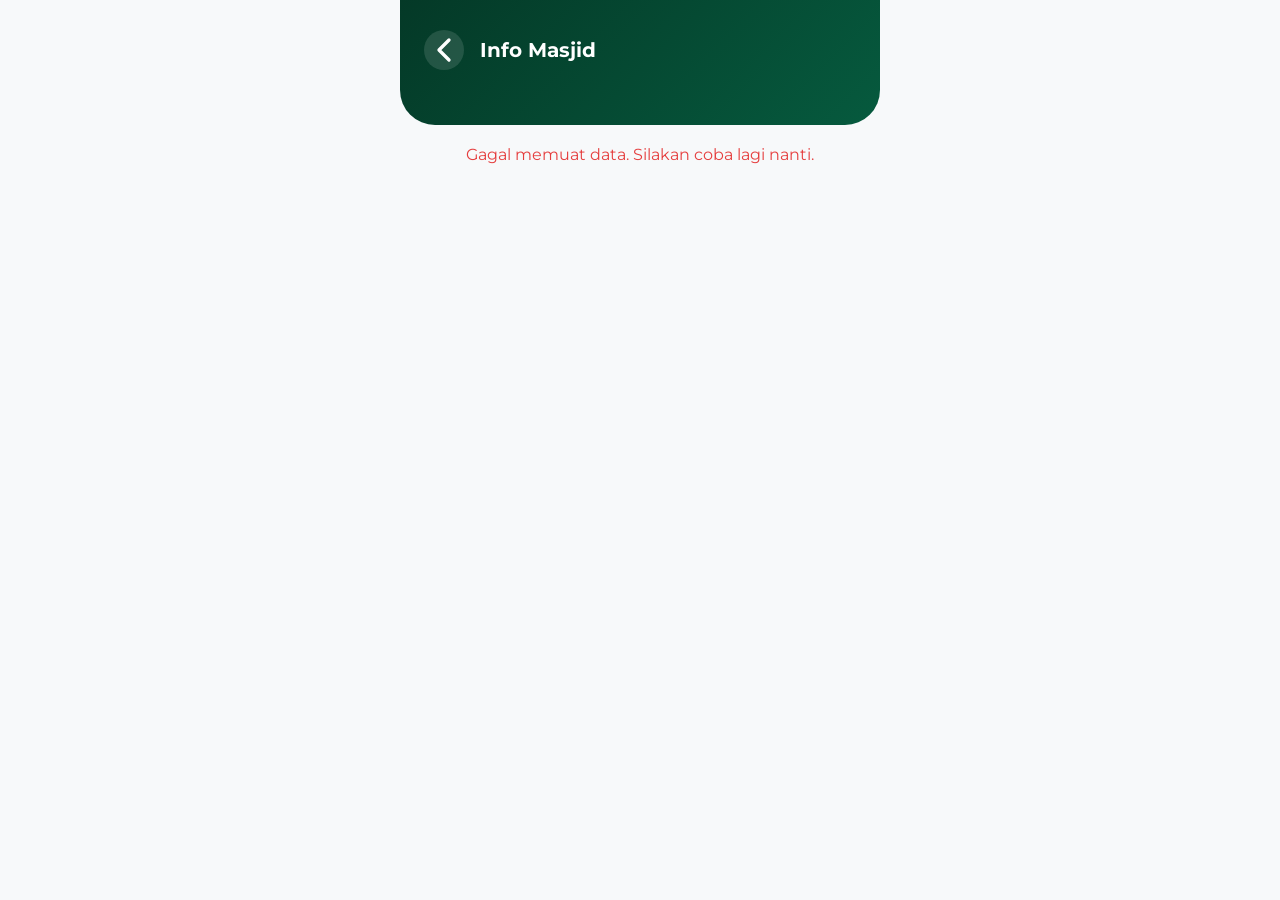
<file: info-masjid.html>
<!DOCTYPE html>
<html lang="id">
<head>
    <meta charset="UTF-8">
    <meta name="viewport" content="width=device-width, initial-scale=1.0, maximum-scale=1.0, user-scalable=no">
    <title>Info Masjid - Masjid Al Muhtadin</title>
    <link href="https://fonts.googleapis.com/css2?family=Montserrat:wght@400;500;600;700&display=swap" rel="stylesheet">
    <style>
        * { margin: 0; padding: 0; box-sizing: border-box; }
        body { font-family: 'Montserrat', sans-serif; background-color: #f7f9fa; display: flex; justify-content: center; min-height: 100vh; color: #2d3748; }
        .app-container { width: 100%; max-width: 480px; background-color: #f7f9fa; min-height: 100vh; padding-bottom: 40px; position: relative; }
        .header { background: linear-gradient(135deg, #043927 0%, #065a3e 100%); padding: 30px 24px 45px 24px; border-bottom-left-radius: 35px; border-bottom-right-radius: 35px; color: white; position: relative; z-index: 2; }
        .header-top { display: flex; align-items: center; gap: 16px; margin-bottom: 10px; }
        .back-btn { width: 40px; height: 40px; border-radius: 50%; background: rgba(255, 255, 255, 0.12); display: flex; justify-content: center; align-items: center; border: none; color: white; cursor: pointer; text-decoration: none; }
        .header-title { font-size: 1.25rem; font-weight: 700; }
        .content { margin-top: -20px; padding: 0 20px; position: relative; z-index: 3; }
        
        .tab-container { display: flex; gap: 10px; margin-bottom: 20px; overflow-x: auto; padding-bottom: 5px; scrollbar-width: none; }
        .tab-container::-webkit-scrollbar { display: none; }
        .tab-btn { padding: 8px 16px; background: white; border: 1px solid #edf2f7; border-radius: 20px; font-size: 0.85rem; font-weight: 600; color: #718096; white-space: nowrap; cursor: pointer; }
        .tab-btn.active { background: #043927; color: white; border-color: #043927; }

        .feed-card { background: white; border-radius: 16px; padding: 20px; box-shadow: 0 4px 15px rgba(0,0,0,0.03); margin-bottom: 16px; }
        .feed-header { display: flex; justify-content: space-between; align-items: center; margin-bottom: 12px; }
        .feed-badge { padding: 4px 10px; border-radius: 6px; font-size: 0.7rem; font-weight: 700; }
        .badge-kajian { background: rgba(212, 175, 55, 0.15); color: #b8943a; }
        .badge-sosial { background: rgba(229, 62, 62, 0.1); color: #e53e3e; }
        .badge-info { background: rgba(49, 130, 206, 0.1); color: #3182ce; }
        .feed-date { font-size: 0.75rem; color: #a0aec0; }
        .feed-title { font-size: 1.05rem; font-weight: 700; color: #0c1a30; margin-bottom: 8px; line-height: 1.4; }
        .feed-desc { font-size: 0.85rem; color: #718096; line-height: 1.6; margin-bottom: 15px; }
        .feed-image { width: 100%; height: auto; border-radius: 12px; margin-bottom: 15px; object-fit: cover; }
        
        .feed-meta { display: flex; align-items: center; gap: 15px; border-top: 1px dashed #edf2f7; padding-top: 15px; }
        .meta-item { display: flex; align-items: center; gap: 6px; font-size: 0.8rem; color: #718096; }
        .meta-item svg { width: 16px; height: 16px; color: #043927; }
    </style>
</head>
<body>
    <div class="app-container">
        <div class="header">
            <div class="header-top">
                <a href="index.html" class="back-btn">
                    <svg viewBox="0 0 24 24" fill="none" stroke="currentColor" stroke-width="2" stroke-linecap="round" stroke-linejoin="round"><path d="M15 18l-6-6 6-6"/></svg>
                </a>
                <h1 class="header-title">Info Masjid</h1>
            </div>
        </div>

        <div class="content">
            <div class="tab-container" id="tab-container" style="display: none;">
                <div class="tab-btn active" onclick="filterFeed('Semua')">Semua</div>
                <div class="tab-btn" onclick="filterFeed('Kajian')">Kajian</div>
                <div class="tab-btn" onclick="filterFeed('Sosial')">Sosial</div>
                <div class="tab-btn" onclick="filterFeed('Pengumuman')">Pengumuman</div>
            </div>

            <div id="feed-container">
                <div style="text-align: center; padding: 40px 20px; color: #718096;">
                    Memuat informasi masjid...
                </div>
            </div>
        </div>
    </div>

    <script>
        const API_URL = "https://script.google.com/macros/s/AKfycbzDxO8T_KJq06d5iXzu6cIVq7_LoVLOkie-P8gTAeKms5yJYkV-ppvkFy-W2k4B4Ju5Ag/exec";
        let allFeeds = [];

        async function fetchInfoMasjid() {
            try {
                const response = await fetch(API_URL);
                const data = await response.json();
                
                // Assuming data.value is an array of arrays
                // Index mapping based on standard: 
                // 2: Jenis Data, 3: Judul, 4: Kategori, 5: Deskripsi, 6: Link Gambar, 10: Tanggal (or 0 for Timestamp)
                const rows = data.value;
                if (!rows || rows.length <= 1) {
                    document.getElementById('feed-container').innerHTML = '<div style="text-align: center; padding: 40px 20px; color: #718096;">Belum ada informasi.</div>';
                    return;
                }

                // Skip header row (index 0)
                for (let i = 1; i < rows.length; i++) {
                    const row = rows[i];
                    if (row[2] === "Info Kemasjidan") {
                        allFeeds.push({
                            judul: row[3],
                            kategori: row[4],
                            deskripsi: row[5],
                            gambar: row[6],
                            tanggal: row[10] || row[0] // fallback to timestamp
                        });
                    }
                }

                // Sort newest first
                allFeeds.sort((a, b) => new Date(b.tanggal) - new Date(a.tanggal));

                document.getElementById('tab-container').style.display = 'flex';
                renderFeeds(allFeeds);

            } catch (error) {
                console.error("Error fetching data:", error);
                document.getElementById('feed-container').innerHTML = '<div style="text-align: center; padding: 40px 20px; color: #e53e3e;">Gagal memuat data. Silakan coba lagi nanti.</div>';
            }
        }

        function filterFeed(kategori) {
            // Update active tab UI
            const tabs = document.querySelectorAll('.tab-btn');
            tabs.forEach(tab => {
                if (tab.innerText === kategori) {
                    tab.classList.add('active');
                } else {
                    tab.classList.remove('active');
                }
            });

            // Filter data
            if (kategori === 'Semua') {
                renderFeeds(allFeeds);
            } else {
                const filtered = allFeeds.filter(f => f.kategori && f.kategori.toLowerCase().includes(kategori.toLowerCase()));
                renderFeeds(filtered);
            }
        }

        function renderFeeds(feeds) {
            const container = document.getElementById('feed-container');
            container.innerHTML = '';

            if (feeds.length === 0) {
                container.innerHTML = '<div style="text-align: center; padding: 40px 20px; color: #718096;">Belum ada informasi di kategori ini.</div>';
                return;
            }

            feeds.forEach(feed => {
                // Determine badge style
                let badgeClass = 'badge-info';
                let catName = feed.kategori || 'INFO';
                if (catName.toLowerCase().includes('kajian')) badgeClass = 'badge-kajian';
                else if (catName.toLowerCase().includes('sosial')) badgeClass = 'badge-sosial';

                // Format date manually as it could be ISO string
                let dateStr = "Hari ini";
                try {
                    const d = new Date(feed.tanggal);
                    dateStr = d.toLocaleDateString('id-ID', { day: 'numeric', month: 'short', year: 'numeric' });
                } catch(e){}

                let imageHtml = '';
                if (feed.gambar && feed.gambar.trim() !== '') {
                    imageHtml = `<img src="${feed.gambar}" alt="Flyer" class="feed-image" onerror="this.style.display='none'">`;
                }

                const cardHtml = `
                    <div class="feed-card">
                        <div class="feed-header">
                            <span class="feed-badge ${badgeClass}">${catName.toUpperCase()}</span>
                            <span class="feed-date">${dateStr}</span>
                        </div>
                        <h3 class="feed-title">${feed.judul}</h3>
                        ${imageHtml}
                        <p class="feed-desc">${feed.deskripsi}</p>
                    </div>
                `;
                container.innerHTML += cardHtml;
            });
        }

        // Initialize
        fetchInfoMasjid().then(() => {
            const urlParams = new URLSearchParams(window.location.search);
            const tabParam = urlParams.get('tab');
            if (tabParam) {
                filterFeed(tabParam);
            }
        });
    </script>
</body>
</html>
</file>
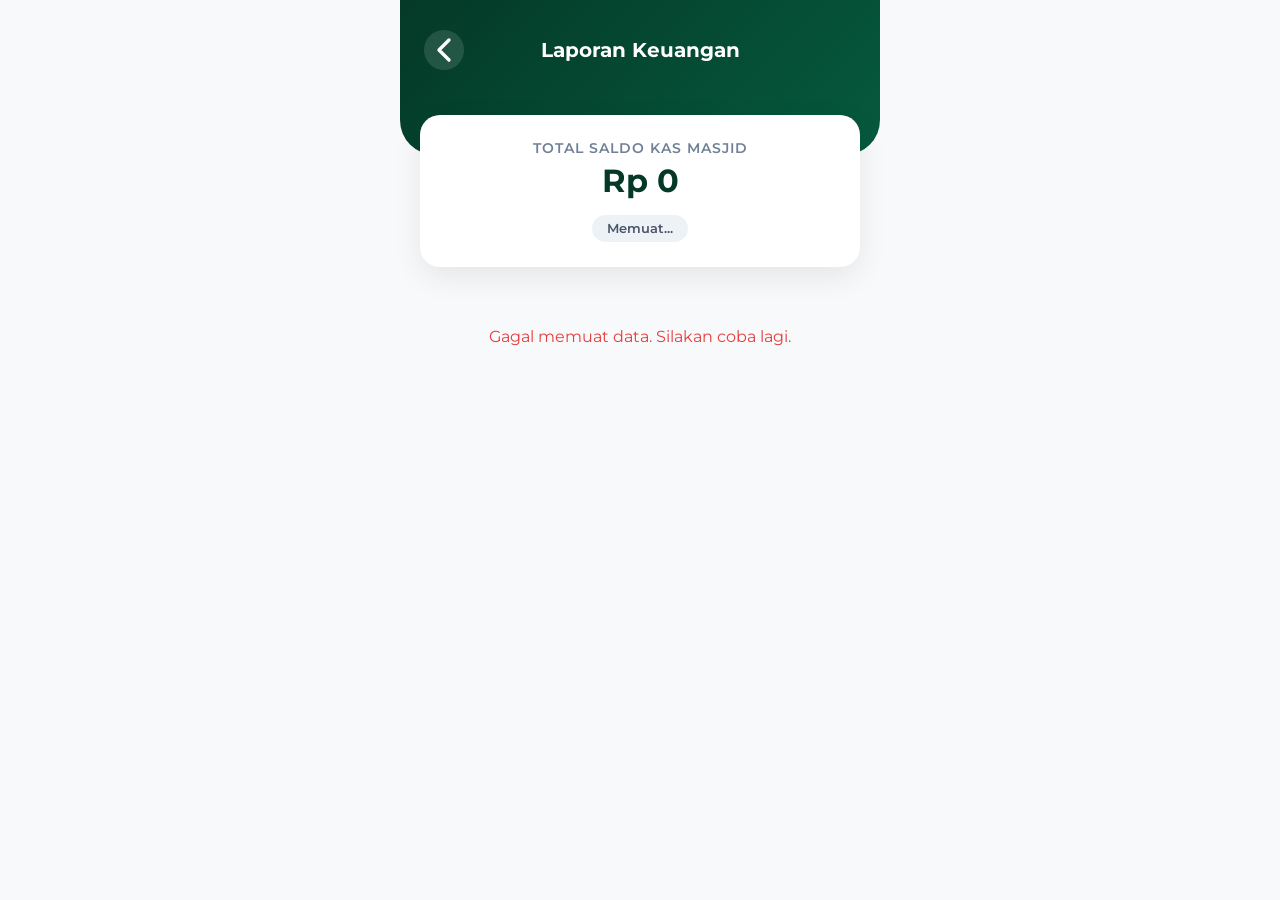
<file: keuangan.html>
<!DOCTYPE html>
<html lang="id">
<head>
    <meta charset="UTF-8">
    <meta name="viewport" content="width=device-width, initial-scale=1.0, maximum-scale=1.0, user-scalable=no">
    <title>Info Keuangan - Masjid Al Muhtadin</title>
    <link href="https://fonts.googleapis.com/css2?family=Montserrat:wght@400;500;600;700&display=swap" rel="stylesheet">
    <style>
        * { margin: 0; padding: 0; box-sizing: border-box; }
        body { font-family: 'Montserrat', sans-serif; background-color: #f7f9fa; display: flex; justify-content: center; min-height: 100vh; color: #2d3748; }
        .app-container { width: 100%; max-width: 480px; background-color: #f7f9fa; min-height: 100vh; padding-bottom: 40px; position: relative; }
        .header { background: linear-gradient(135deg, #043927 0%, #065a3e 100%); padding: 30px 24px 60px 24px; border-bottom-left-radius: 35px; border-bottom-right-radius: 35px; color: white; position: relative; z-index: 1; }
        .header-top { display: flex; align-items: center; justify-content: space-between; margin-bottom: 25px; }
        .back-btn { width: 40px; height: 40px; border-radius: 50%; background: rgba(255, 255, 255, 0.12); display: flex; justify-content: center; align-items: center; border: none; color: white; cursor: pointer; text-decoration: none; }
        .header-title { font-size: 1.25rem; font-weight: 700; flex-grow: 1; text-align: center; margin-right: 40px; }
        
        .saldo-card { background: white; border-radius: 20px; padding: 25px; box-shadow: 0 10px 30px rgba(0,0,0,0.08); margin: -40px 20px 20px 20px; position: relative; z-index: 2; text-align: center; }
        .saldo-label { color: #718096; font-size: 0.85rem; font-weight: 600; margin-bottom: 5px; text-transform: uppercase; letter-spacing: 1px; }
        .saldo-amount { color: #043927; font-size: 2rem; font-weight: 700; margin-bottom: 15px; }
        .saldo-month { display: inline-block; padding: 6px 15px; background: #edf2f7; border-radius: 20px; font-size: 0.8rem; color: #4a5568; font-weight: 600; }

        .content { padding: 0 20px; }
        
        .section-header { display: flex; justify-content: space-between; align-items: center; margin-bottom: 15px; margin-top: 10px; }
        .section-title { font-size: 1.1rem; font-weight: 700; color: #0c1a30; }
        .section-total { font-weight: 700; }
        .total-in { color: #043927; }
        .total-out { color: #e53e3e; }

        .transaction-card { background: white; border-radius: 16px; padding: 0; box-shadow: 0 4px 15px rgba(0,0,0,0.03); margin-bottom: 20px; overflow: hidden; }
        .trx-item { display: flex; justify-content: space-between; align-items: center; padding: 16px 20px; border-bottom: 1px solid #edf2f7; }
        .trx-item:last-child { border-bottom: none; }
        
        .trx-info { display: flex; align-items: center; gap: 15px; }
        .trx-icon { width: 40px; height: 40px; border-radius: 12px; display: flex; justify-content: center; align-items: center; flex-shrink: 0; }
        .icon-in { background: rgba(4, 57, 39, 0.1); color: #043927; }
        .icon-out { background: rgba(229, 62, 62, 0.1); color: #e53e3e; }
        .trx-icon svg { width: 20px; height: 20px; }
        
        .trx-details h4 { color: #2d3748; font-size: 0.95rem; font-weight: 600; margin-bottom: 4px; }
        .trx-details p { color: #a0aec0; font-size: 0.75rem; }
        
        .trx-amount { font-weight: 700; font-size: 0.95rem; }
        .amount-in { color: #043927; }
        .amount-out { color: #e53e3e; }

        .summary-box { background: #043927; border-radius: 16px; padding: 20px; color: white; display: flex; justify-content: space-between; margin-bottom: 30px; }
        .summary-item { text-align: center; flex: 1; }
        .summary-item:first-child { border-right: 1px solid rgba(255,255,255,0.2); }
        .summary-label { font-size: 0.75rem; opacity: 0.8; margin-bottom: 5px; }
        .summary-value { font-size: 1.1rem; font-weight: 700; }
    </style>
</head>
<body>
    <div class="app-container">
        <div class="header">
            <div class="header-top">
                <a href="index.html" class="back-btn">
                    <svg viewBox="0 0 24 24" fill="none" stroke="currentColor" stroke-width="2" stroke-linecap="round" stroke-linejoin="round"><path d="M15 18l-6-6 6-6"/></svg>
                </a>
                <h1 class="header-title">Laporan Keuangan</h1>
            </div>
        </div>

        <div class="saldo-card">
            <div class="saldo-label">Total Saldo Kas Masjid</div>
            <div class="saldo-amount" id="total-saldo">Rp 0</div>
            <div class="saldo-month" id="current-month">Memuat...</div>
        </div>

        <div class="content" id="keuangan-content" style="display: none;">
            
            <div class="summary-box">
                <div class="summary-item">
                    <div class="summary-label">Total Pemasukan</div>
                    <div class="summary-value" id="total-in">+ Rp 0</div>
                </div>
                <div class="summary-item">
                    <div class="summary-label">Total Pengeluaran</div>
                    <div class="summary-value" id="total-out">- Rp 0</div>
                </div>
            </div>

            <div class="section-header">
                <h2 class="section-title">Pemasukan</h2>
            </div>
            <div class="transaction-card" id="list-in">
                <!-- Data Pemasukan -->
            </div>

            <div class="section-header">
                <h2 class="section-title">Pengeluaran</h2>
            </div>
            <div class="transaction-card" id="list-out">
                <!-- Data Pengeluaran -->
            </div>

        </div>
        <div id="loading-indicator" style="text-align: center; padding: 40px; color: #718096;">
            Memuat data keuangan...
        </div>
    </div>

    <script>
        const API_URL = "https://script.google.com/macros/s/AKfycbzDxO8T_KJq06d5iXzu6cIVq7_LoVLOkie-P8gTAeKms5yJYkV-ppvkFy-W2k4B4Ju5Ag/exec";

        function formatRupiah(angka) {
            return new Intl.NumberFormat('id-ID', { style: 'currency', currency: 'IDR', minimumFractionDigits: 0 }).format(angka);
        }

        async function fetchKeuangan() {
            try {
                const response = await fetch(API_URL);
                const data = await response.json();
                
                const rows = data.value;
                if (!rows || rows.length <= 1) {
                    document.getElementById('loading-indicator').innerHTML = 'Belum ada data keuangan.';
                    return;
                }

                let totalIn = 0;
                let totalOut = 0;
                let htmlIn = '';
                let htmlOut = '';

                // Set previous month string
                const now = new Date();
                let targetMonth = now.getMonth() - 1;
                let targetYear = now.getFullYear();
                if (targetMonth < 0) {
                    targetMonth = 11;
                    targetYear -= 1;
                }
                
                const prevMonthDate = new Date(targetYear, targetMonth, 1);
                const monthStr = prevMonthDate.toLocaleDateString('id-ID', { month: 'long', year: 'numeric' });
                document.getElementById('current-month').innerText = "Bulan Laporan: " + monthStr;

                // Process rows (skip header)
                for (let i = 1; i < rows.length; i++) {
                    const row = rows[i];
                    if (row[2] === "Laporan Keuangan") {
                        const jenis = (row[7] || "").toUpperCase();
                        const nominal = parseFloat(row[8]) || 0;
                        const ket = row[9] || "Tanpa Keterangan";
                        
                        let d;
                        let dateStr = "";
                        try {
                            d = new Date(row[10] || row[0]);
                            dateStr = d.toLocaleDateString('id-ID', { day: 'numeric', month: 'short', year: 'numeric' });
                        } catch(e) {
                            continue; // Skip if invalid date
                        }

                        // FILTER BY PREVIOUS MONTH
                        if (d.getMonth() !== targetMonth || d.getFullYear() !== targetYear) {
                            continue;
                        }

                        if (jenis === "PEMASUKAN") {
                            totalIn += nominal;
                            htmlIn += `
                                <div class="trx-item">
                                    <div class="trx-info">
                                        <div class="trx-icon icon-in">
                                            <svg viewBox="0 0 24 24" fill="none" stroke="currentColor" stroke-width="2"><path d="M12 2v20M17 5H9.5a3.5 3.5 0 0 0 0 7h5a3.5 3.5 0 0 1 0 7H6"/></svg>
                                        </div>
                                        <div class="trx-details">
                                            <h4>${ket}</h4>
                                            <p>${dateStr}</p>
                                        </div>
                                    </div>
                                    <div class="trx-amount amount-in">+ ${formatRupiah(nominal)}</div>
                                </div>
                            `;
                        } else if (jenis === "PENGELUARAN") {
                            totalOut += nominal;
                            htmlOut += `
                                <div class="trx-item">
                                    <div class="trx-info">
                                        <div class="trx-icon icon-out">
                                            <svg viewBox="0 0 24 24" fill="none" stroke="currentColor" stroke-width="2"><path d="M13 2L3 14h9l-1 8 10-12h-9l1-8z"/></svg>
                                        </div>
                                        <div class="trx-details">
                                            <h4>${ket}</h4>
                                            <p>${dateStr}</p>
                                        </div>
                                    </div>
                                    <div class="trx-amount amount-out">- ${formatRupiah(nominal)}</div>
                                </div>
                            `;
                        }
                    }
                }

                // Update UI
                const saldoAkhir = totalIn - totalOut;
                document.getElementById('total-saldo').innerText = formatRupiah(saldoAkhir);
                document.getElementById('total-in').innerText = "+ " + formatRupiah(totalIn);
                document.getElementById('total-out').innerText = "- " + formatRupiah(totalOut);
                
                document.getElementById('list-in').innerHTML = htmlIn || '<div style="padding:20px;text-align:center;color:#718096;font-size:0.85rem;">Belum ada pemasukan</div>';
                document.getElementById('list-out').innerHTML = htmlOut || '<div style="padding:20px;text-align:center;color:#718096;font-size:0.85rem;">Belum ada pengeluaran</div>';

                document.getElementById('loading-indicator').style.display = 'none';
                document.getElementById('keuangan-content').style.display = 'block';

            } catch (error) {
                console.error("Error fetching data:", error);
                document.getElementById('loading-indicator').innerHTML = '<span style="color:#e53e3e;">Gagal memuat data. Silakan coba lagi.</span>';
            }
        }

        fetchKeuangan();
    </script>
</body>
</html>
</file>
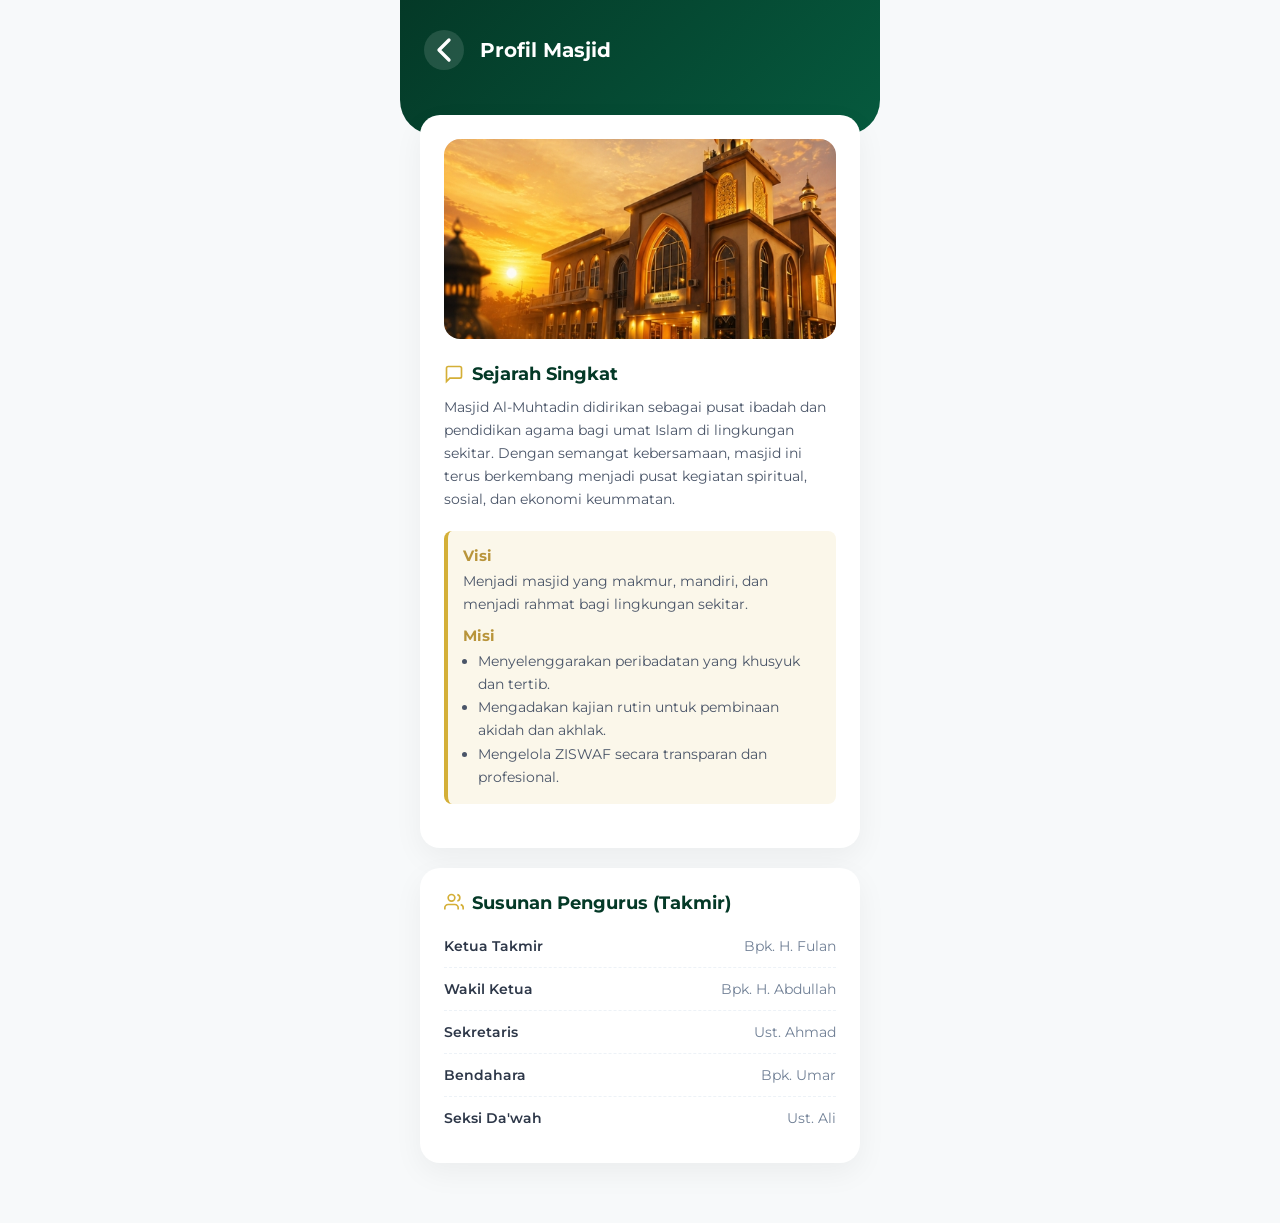
<file: profil.html>
<!DOCTYPE html>
<html lang="id">
<head>
    <meta charset="UTF-8">
    <meta name="viewport" content="width=device-width, initial-scale=1.0, maximum-scale=1.0, user-scalable=no">
    <title>Profil Masjid - Masjid Al Muhtadin</title>
    <link href="https://fonts.googleapis.com/css2?family=Montserrat:wght@400;500;600;700&display=swap" rel="stylesheet">
    <style>
        * { margin: 0; padding: 0; box-sizing: border-box; }
        body { font-family: 'Montserrat', sans-serif; background-color: #f7f9fa; display: flex; justify-content: center; min-height: 100vh; color: #2d3748; }
        .app-container { width: 100%; max-width: 480px; background-color: #f7f9fa; min-height: 100vh; padding-bottom: 40px; position: relative; }
        .header { background: linear-gradient(135deg, #043927 0%, #065a3e 100%); padding: 30px 24px 45px 24px; border-bottom-left-radius: 35px; border-bottom-right-radius: 35px; color: white; }
        .header-top { display: flex; align-items: center; gap: 16px; margin-bottom: 20px; }
        .back-btn { width: 40px; height: 40px; border-radius: 50%; background: rgba(255, 255, 255, 0.12); display: flex; justify-content: center; align-items: center; border: none; color: white; cursor: pointer; text-decoration: none; }
        .header-title { font-size: 1.25rem; font-weight: 700; }
        .content { margin-top: -20px; padding: 0 20px; }
        .card { background: white; border-radius: 20px; padding: 24px; box-shadow: 0 10px 30px rgba(0,0,0,0.05); margin-bottom: 20px; }
        .hero-image { width: 100%; height: 200px; border-radius: 16px; object-fit: cover; margin-bottom: 20px; background-color: #e2e8f0; }
        .section-title { font-size: 1.1rem; font-weight: 700; color: #043927; margin-bottom: 12px; display: flex; align-items: center; gap: 8px; }
        .section-title svg { width: 20px; height: 20px; color: #d4af37; }
        .text-body { font-size: 0.9rem; line-height: 1.6; color: #4a5568; }
        .text-body p { margin-bottom: 10px; }
        .pengurus-list { list-style: none; }
        .pengurus-item { display: flex; justify-content: space-between; padding: 12px 0; border-bottom: 1px dashed #edf2f7; }
        .pengurus-item:last-child { border-bottom: none; }
        .pengurus-role { font-weight: 600; color: #2d3748; font-size: 0.9rem; }
        .pengurus-name { color: #718096; font-size: 0.9rem; }
        .visi-misi { background: rgba(212, 175, 55, 0.1); border-left: 4px solid #d4af37; padding: 15px; border-radius: 8px; margin-bottom: 20px; }
        .visi-misi h4 { color: #b8943a; font-size: 0.95rem; margin-bottom: 5px; }
    </style>
</head>
<body>
    <div class="app-container">
        <div class="header">
            <div class="header-top">
                <a href="index.html" class="back-btn">
                    <svg viewBox="0 0 24 24" fill="none" stroke="currentColor" stroke-width="2" stroke-linecap="round" stroke-linejoin="round"><path d="M15 18l-6-6 6-6"/></svg>
                </a>
                <h1 class="header-title">Profil Masjid</h1>
            </div>
        </div>
        <div class="content">
            <div class="card">
                <img src="masjid_muhtadin.jpg" alt="Masjid Al-Muhtadin" class="hero-image" onerror="this.src='https://images.unsplash.com/photo-1564683214965-3619addd900d?ixlib=rb-1.2.1&auto=format&fit=crop&w=800&q=80'">
                
                <h2 class="section-title">
                    <svg viewBox="0 0 24 24" fill="none" stroke="currentColor" stroke-width="2"><path d="M21 15a2 2 0 0 1-2 2H7l-4 4V5a2 2 0 0 1 2-2h14a2 2 0 0 1 2 2z"/></svg>
                    Sejarah Singkat
                </h2>
                <div class="text-body">
                    <p>Masjid Al-Muhtadin didirikan sebagai pusat ibadah dan pendidikan agama bagi umat Islam di lingkungan sekitar. Dengan semangat kebersamaan, masjid ini terus berkembang menjadi pusat kegiatan spiritual, sosial, dan ekonomi keummatan.</p>
                </div>

                <div class="visi-misi" style="margin-top:20px;">
                    <h4>Visi</h4>
                    <p class="text-body" style="margin-bottom: 10px;">Menjadi masjid yang makmur, mandiri, dan menjadi rahmat bagi lingkungan sekitar.</p>
                    <h4>Misi</h4>
                    <ul class="text-body" style="padding-left: 15px;">
                        <li>Menyelenggarakan peribadatan yang khusyuk dan tertib.</li>
                        <li>Mengadakan kajian rutin untuk pembinaan akidah dan akhlak.</li>
                        <li>Mengelola ZISWAF secara transparan dan profesional.</li>
                    </ul>
                </div>
            </div>

            <div class="card">
                <h2 class="section-title">
                    <svg viewBox="0 0 24 24" fill="none" stroke="currentColor" stroke-width="2"><path d="M17 21v-2a4 4 0 0 0-4-4H5a4 4 0 0 0-4 4v2"/><circle cx="9" cy="7" r="4"/><path d="M23 21v-2a4 4 0 0 0-3-3.87"/><path d="M16 3.13a4 4 0 0 1 0 7.75"/></svg>
                    Susunan Pengurus (Takmir)
                </h2>
                <ul class="pengurus-list">
                    <li class="pengurus-item">
                        <span class="pengurus-role">Ketua Takmir</span>
                        <span class="pengurus-name">Bpk. H. Fulan</span>
                    </li>
                    <li class="pengurus-item">
                        <span class="pengurus-role">Wakil Ketua</span>
                        <span class="pengurus-name">Bpk. H. Abdullah</span>
                    </li>
                    <li class="pengurus-item">
                        <span class="pengurus-role">Sekretaris</span>
                        <span class="pengurus-name">Ust. Ahmad</span>
                    </li>
                    <li class="pengurus-item">
                        <span class="pengurus-role">Bendahara</span>
                        <span class="pengurus-name">Bpk. Umar</span>
                    </li>
                    <li class="pengurus-item">
                        <span class="pengurus-role">Seksi Da'wah</span>
                        <span class="pengurus-name">Ust. Ali</span>
                    </li>
                </ul>
            </div>
        </div>
    </div>
</body>
</html>
</file>
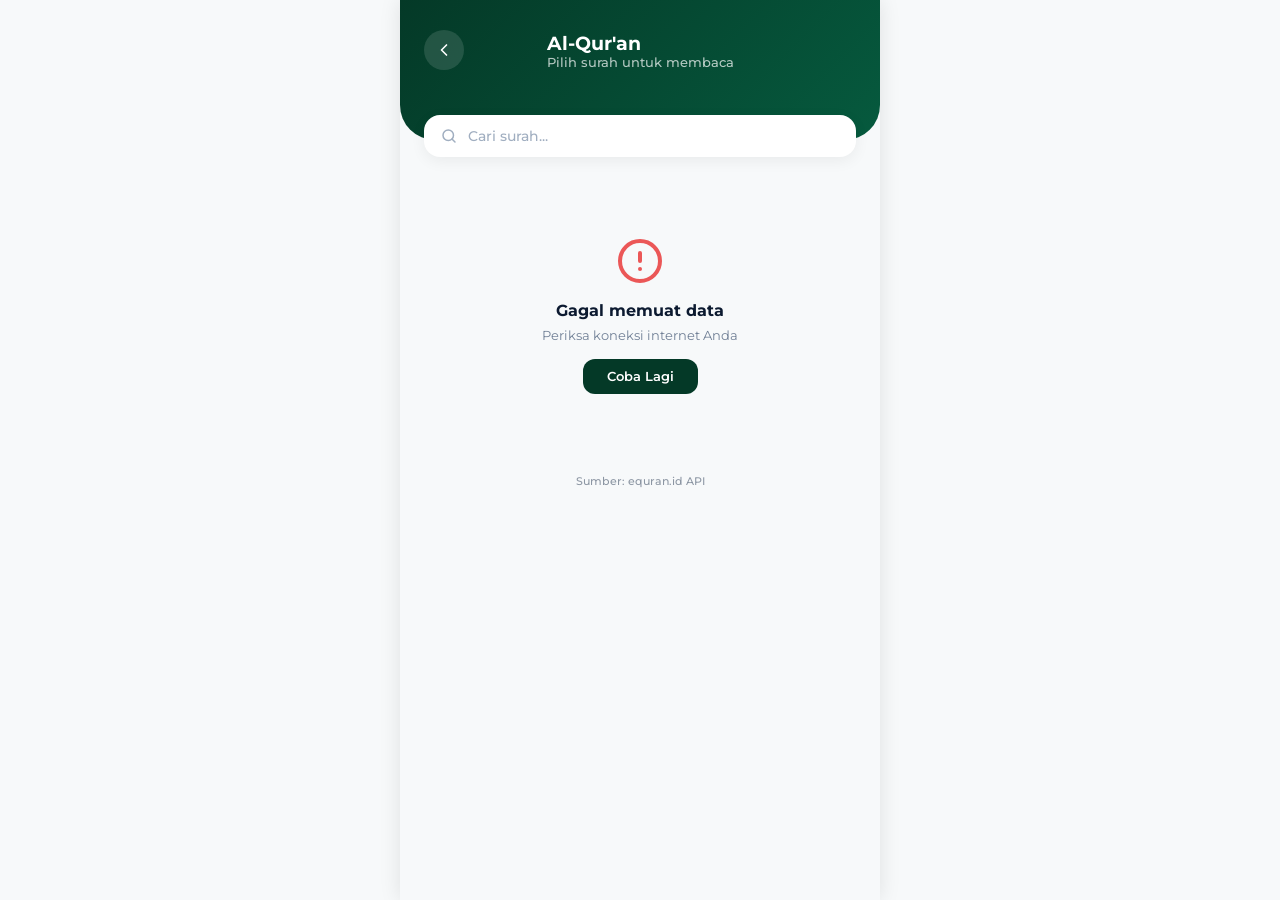
<file: quran.html>
<!DOCTYPE html>
<html lang="id">
<head>
    <meta charset="UTF-8">
    <meta name="viewport" content="width=device-width, initial-scale=1.0, maximum-scale=1.0, user-scalable=no">
    <title>Al-Qur'an - Masjid Al Muhtadin</title>
    <link href="https://fonts.googleapis.com/css2?family=Montserrat:wght@400;500;600;700&family=Amiri:wght@400;700&display=swap" rel="stylesheet">
    <link rel="stylesheet" href="css/quran.css">
</head>
<body>
    <div class="app-container">
        <!-- Header -->
        <div class="quran-header">
            <div class="quran-header-top">
                <a href="index.html" class="quran-back" style="text-decoration: none;">
                    <svg viewBox="0 0 24 24" fill="none" xmlns="http://www.w3.org/2000/svg">
                        <path d="M15 18l-6-6 6-6" stroke="#ffffff" stroke-width="2" stroke-linecap="round" stroke-linejoin="round"/>
                    </svg>
                </a>
                <div>
                    <div class="quran-header-title">Al-Qur'an</div>
                    <div class="quran-header-sub">Pilih surah untuk membaca</div>
                </div>
                <div style="width:40px;"></div>
            </div>
        </div>

        <!-- Search -->
        <div class="search-container">
            <div class="search-box">
                <svg viewBox="0 0 24 24" fill="none" xmlns="http://www.w3.org/2000/svg">
                    <circle cx="11" cy="11" r="7" stroke="#a0aec0" stroke-width="2"/>
                    <path d="M16 16l4 4" stroke="#a0aec0" stroke-width="2" stroke-linecap="round"/>
                </svg>
                <input type="text" id="searchSurah" placeholder="Cari surah..." autocomplete="off">
            </div>
        </div>

        <!-- Loading State -->
        <div id="loadingState" class="loading-state" style="display:none;">
            <div class="spinner"></div>
            <p>Memuat daftar surah...</p>
        </div>

        <!-- Error State -->
        <div id="errorState" class="error-state" style="display:none;">
            <svg viewBox="0 0 24 24" fill="none" xmlns="http://www.w3.org/2000/svg">
                <circle cx="12" cy="12" r="10" stroke="#eb5757" stroke-width="2"/>
                <path d="M12 8v4M12 16h.01" stroke="#eb5757" stroke-width="2" stroke-linecap="round"/>
            </svg>
            <h3>Gagal memuat data</h3>
            <p>Periksa koneksi internet Anda</p>
            <button id="retryBtn" class="retry-btn">Coba Lagi</button>
        </div>

        <!-- Daftar Surah -->
        <div id="surahList" class="surah-list"></div>

        <!-- Footer -->
        <div class="quran-footer">
            <p>Sumber: equran.id API</p>
        </div>
    </div>

    <script src="js/quran.js"></script>
</body>
</html>
</file>
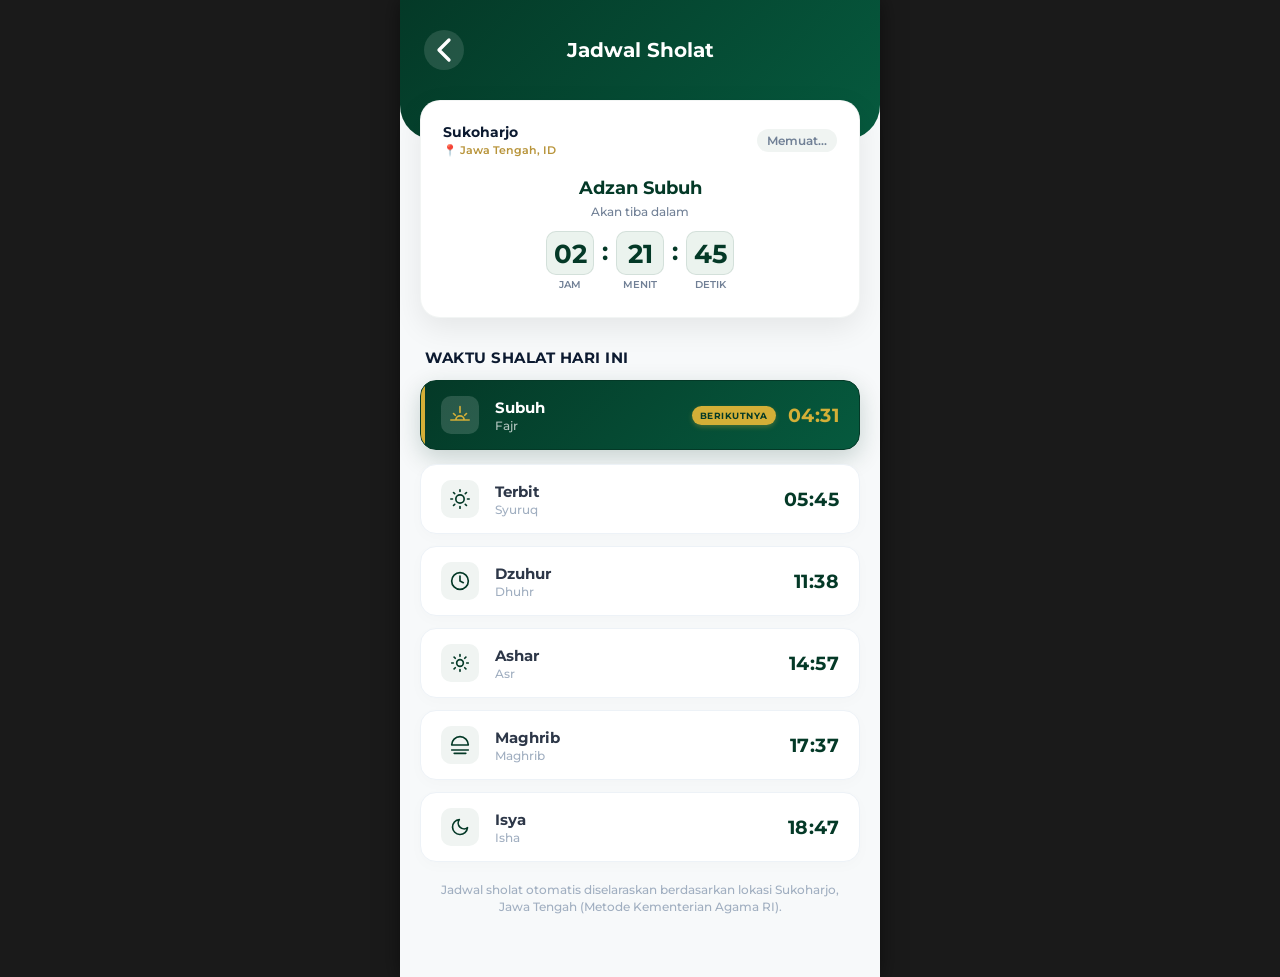
<file: sholat.html>
<!DOCTYPE html>
<html lang="id">
<head>
    <meta charset="UTF-8">
    <meta name="viewport" content="width=device-width, initial-scale=1.0, maximum-scale=1.0, user-scalable=no">
    <title>Jadwal Sholat - Masjid Al Muhtadin</title>
    <link href="https://fonts.googleapis.com/css2?family=Montserrat:wght@400;500;600;700&display=swap" rel="stylesheet">
    <style>
        * { margin: 0; padding: 0; box-sizing: border-box; }
        body { font-family: 'Montserrat', sans-serif; background-color: #1a1a1a; display: flex; justify-content: center; min-height: 100vh; color: #2d3748; }
        .app-container { width: 100%; max-width: 480px; background-color: #f7f9fa; min-height: 100vh; padding-bottom: 40px; position: relative; box-shadow: 0 0 20px rgba(0,0,0,0.5); display: flex; flex-direction: column; }
        .header { background: linear-gradient(135deg, #043927 0%, #065a3e 100%); padding: 30px 24px 60px 24px; border-bottom-left-radius: 35px; border-bottom-right-radius: 35px; color: white; position: relative; z-index: 1; }
        .header-top { display: flex; align-items: center; justify-content: space-between; margin-bottom: 10px; }
        .back-btn { width: 40px; height: 40px; border-radius: 50%; background: rgba(255, 255, 255, 0.12); display: flex; justify-content: center; align-items: center; border: none; color: white; cursor: pointer; text-decoration: none; }
        .header-title { font-size: 1.25rem; font-weight: 700; flex-grow: 1; text-align: center; margin-right: 40px; }
        
        /* Hero Countdown Card */
        .countdown-card { background: white; border-radius: 20px; padding: 22px; box-shadow: 0 10px 30px rgba(0,0,0,0.08); margin: -40px 20px 20px 20px; position: relative; z-index: 2; border: 1px solid rgba(4, 57, 39, 0.05); }
        .countdown-header { display: flex; justify-content: space-between; align-items: center; margin-bottom: 15px; }
        .location-info { text-align: left; }
        .location-city { color: #0c1a30; font-size: 0.9rem; font-weight: 700; }
        .location-sub { color: #b8943a; font-size: 0.7rem; font-weight: 600; margin-top: 2px; }
        .hijri-date { font-size: 0.75rem; color: #718096; font-weight: 600; background: #f0f4f2; padding: 4px 10px; border-radius: 20px; }
        
        .countdown-body { text-align: center; padding: 5px 0; }
        .countdown-sholat-name { color: #043927; font-size: 1.1rem; font-weight: 700; margin-bottom: 6px; }
        .countdown-sholat-status { color: #718096; font-size: 0.75rem; font-weight: 500; margin-bottom: 12px; }
        
        .timer-display { display: flex; justify-content: center; align-items: center; gap: 8px; }
        .timer-digit-box { display: flex; flex-direction: column; align-items: center; }
        .timer-digit { font-size: 1.6rem; font-weight: 700; color: #043927; background: #ebf3ee; width: 48px; height: 44px; border-radius: 10px; display: flex; justify-content: center; align-items: center; border: 1px solid rgba(4, 57, 39, 0.1); }
        .timer-label { font-size: 0.6rem; color: #718096; font-weight: 600; margin-top: 4px; text-transform: uppercase; }
        .timer-colon { font-size: 1.5rem; font-weight: 700; color: #043927; padding-bottom: 18px; }

        .content { padding: 0 20px; flex-grow: 1; }
        
        .section-title { font-size: 0.95rem; font-weight: 700; color: #0c1a30; margin: 10px 0 15px 5px; text-transform: uppercase; letter-spacing: 0.5px; }

        /* Vertical Rows Style */
        .sholat-row { display: flex; justify-content: space-between; align-items: center; background: white; border-radius: 16px; padding: 15px 20px; margin-bottom: 12px; box-shadow: 0 4px 15px rgba(0,0,0,0.02); border: 1px solid #edf2f7; transition: all 0.3s ease; position: relative; overflow: hidden; }
        .sholat-row::before { content: ''; position: absolute; left: 0; top: 0; bottom: 0; width: 4px; background: transparent; transition: all 0.3s ease; }
        
        .sholat-row.active { background: linear-gradient(135deg, #043927 0%, #065a3e 100%); color: white; border-color: #043927; box-shadow: 0 8px 25px rgba(4, 57, 39, 0.2); transform: translateY(-2px); }
        .sholat-row.active::before { background: #d4af37; }
        
        .sholat-left { display: flex; align-items: center; gap: 16px; }
        .sholat-icon { width: 38px; height: 38px; border-radius: 10px; background: #f0f4f2; display: flex; justify-content: center; align-items: center; color: #043927; flex-shrink: 0; transition: all 0.3s ease; }
        .sholat-row.active .sholat-icon { background: rgba(255, 255, 255, 0.15); color: #d4af37; }
        .sholat-icon svg { width: 20px; height: 20px; }
        
        .sholat-names { display: flex; flex-direction: column; gap: 2px; }
        .sholat-name-id { font-size: 0.95rem; font-weight: 700; color: #2d3748; transition: all 0.3s ease; }
        .sholat-row.active .sholat-name-id { color: white; }
        
        .sholat-name-ar { font-size: 0.72rem; color: #a0aec0; font-weight: 500; transition: all 0.3s ease; }
        .sholat-row.active .sholat-name-ar { color: rgba(255, 255, 255, 0.7); }
        
        .sholat-right { display: flex; align-items: center; gap: 12px; }
        .sholat-time { font-size: 1.2rem; font-weight: 700; color: #043927; letter-spacing: 0.5px; transition: all 0.3s ease; }
        .sholat-row.active .sholat-time { color: #d4af37; }
        
        .next-badge { font-size: 0.58rem; font-weight: 700; background: #d4af37; color: #043927; padding: 4px 8px; border-radius: 20px; text-transform: uppercase; letter-spacing: 0.5px; box-shadow: 0 2px 5px rgba(212, 175, 55, 0.3); }

        .footer-note { text-align: center; margin-top: 20px; margin-bottom: 20px; font-size: 0.72rem; color: #a0aec0; font-weight: 500; line-height: 1.5; padding: 0 10px; }
    </style>
</head>
<body>
    <div class="app-container">
        <div class="header">
            <div class="header-top">
                <a href="index.html" class="back-btn">
                    <svg viewBox="0 0 24 24" fill="none" stroke="currentColor" stroke-width="2" stroke-linecap="round" stroke-linejoin="round"><path d="M15 18l-6-6 6-6"/></svg>
                </a>
                <h1 class="header-title">Jadwal Sholat</h1>
            </div>
        </div>

        <!-- Countdown Card -->
        <div class="countdown-card">
            <div class="countdown-header">
                <div class="location-info">
                    <div class="location-city">Sukoharjo</div>
                    <div class="location-sub">📍 Jawa Tengah, ID</div>
                </div>
                <div class="hijri-date" id="hijri-date-text">Memuat...</div>
            </div>
            <div class="countdown-body">
                <h3 class="countdown-sholat-name" id="countdown-title">Menghitung...</h3>
                <p class="countdown-sholat-status">Akan tiba dalam</p>
                <div class="timer-display">
                    <div class="timer-digit-box">
                        <span class="timer-digit" id="timer-hours">00</span>
                        <span class="timer-label">Jam</span>
                    </div>
                    <span class="timer-colon">:</span>
                    <div class="timer-digit-box">
                        <span class="timer-digit" id="timer-minutes">00</span>
                        <span class="timer-label">Menit</span>
                    </div>
                    <span class="timer-colon">:</span>
                    <div class="timer-digit-box">
                        <span class="timer-digit" id="timer-seconds">00</span>
                        <span class="timer-label">Detik</span>
                    </div>
                </div>
            </div>
        </div>

        <div class="content">
            <h3 class="section-title">Waktu Shalat Hari Ini</h3>

            <!-- Shubuh Row -->
            <div class="sholat-row" id="row-subuh">
                <div class="sholat-left">
                    <div class="sholat-icon">
                        <svg viewBox="0 0 24 24" fill="none" stroke="currentColor" stroke-width="2" stroke-linecap="round" stroke-linejoin="round"><path d="M17 18a5 5 0 0 0-10 0M12 2v7M4.22 10.22l2.12 2.12M17.66 12.34l2.12-2.12M1 18h22"/></svg>
                    </div>
                    <div class="sholat-names">
                        <span class="sholat-name-id">Subuh</span>
                        <span class="sholat-name-ar">Fajr</span>
                    </div>
                </div>
                <div class="sholat-right">
                    <span class="sholat-time" id="time-subuh">04:31</span>
                </div>
            </div>

            <!-- Terbit Row -->
            <div class="sholat-row" id="row-terbit">
                <div class="sholat-left">
                    <div class="sholat-icon">
                        <svg viewBox="0 0 24 24" fill="none" stroke="currentColor" stroke-width="2" stroke-linecap="round" stroke-linejoin="round"><circle cx="12" cy="12" r="5"/><path d="M12 1v2M12 21v2M4.22 4.22l1.42 1.42M18.36 18.36l1.42 1.42M1 12h2M21 12h2M4.22 19.78l1.42-1.42M18.36 5.64l1.42-1.42"/></svg>
                    </div>
                    <div class="sholat-names">
                        <span class="sholat-name-id">Terbit</span>
                        <span class="sholat-name-ar">Syuruq</span>
                    </div>
                </div>
                <div class="sholat-right">
                    <span class="sholat-time" id="time-terbit">05:45</span>
                </div>
            </div>

            <!-- Dzuhur Row -->
            <div class="sholat-row" id="row-dzuhur">
                <div class="sholat-left">
                    <div class="sholat-icon">
                        <svg viewBox="0 0 24 24" fill="none" stroke="currentColor" stroke-width="2" stroke-linecap="round" stroke-linejoin="round"><circle cx="12" cy="12" r="10"/><path d="M12 6v6l4 2"/></svg>
                    </div>
                    <div class="sholat-names">
                        <span class="sholat-name-id">Dzuhur</span>
                        <span class="sholat-name-ar">Dhuhr</span>
                    </div>
                </div>
                <div class="sholat-right">
                    <span class="sholat-time" id="time-dzuhur">11:38</span>
                </div>
            </div>

            <!-- Ashar Row -->
            <div class="sholat-row" id="row-ashar">
                <div class="sholat-left">
                    <div class="sholat-icon">
                        <svg viewBox="0 0 24 24" fill="none" stroke="currentColor" stroke-width="2" stroke-linecap="round" stroke-linejoin="round"><circle cx="12" cy="12" r="4"/><path d="M12 2v2M12 20v2M4.93 4.93l1.41 1.41M17.66 17.66l1.41 1.41M2 12h2M20 12h2M6.34 17.66l-1.41 1.41M19.07 4.93l-1.41 1.41"/></svg>
                    </div>
                    <div class="sholat-names">
                        <span class="sholat-name-id">Ashar</span>
                        <span class="sholat-name-ar">Asr</span>
                    </div>
                </div>
                <div class="sholat-right">
                    <span class="sholat-time" id="time-ashar">14:57</span>
                </div>
            </div>

            <!-- Maghrib Row -->
            <div class="sholat-row" id="row-maghrib">
                <div class="sholat-left">
                    <div class="sholat-icon">
                        <svg viewBox="0 0 24 24" fill="none" stroke="currentColor" stroke-width="2" stroke-linecap="round" stroke-linejoin="round"><path d="M12 2a10 10 0 0 0-10 10h20a10 10 0 0 0-10-10zM2 18h20M5 22h14"/></svg>
                    </div>
                    <div class="sholat-names">
                        <span class="sholat-name-id">Maghrib</span>
                        <span class="sholat-name-ar">Maghrib</span>
                    </div>
                </div>
                <div class="sholat-right">
                    <span class="sholat-time" id="time-maghrib">17:37</span>
                </div>
            </div>

            <!-- Isya Row -->
            <div class="sholat-row" id="row-isya">
                <div class="sholat-left">
                    <div class="sholat-icon">
                        <svg viewBox="0 0 24 24" fill="none" stroke="currentColor" stroke-width="2" stroke-linecap="round" stroke-linejoin="round"><path d="M21 12.79A9 9 0 1 1 11.21 3 7 7 0 0 0 21 12.79z"/></svg>
                    </div>
                    <div class="sholat-names">
                        <span class="sholat-name-id">Isya</span>
                        <span class="sholat-name-ar">Isha</span>
                    </div>
                </div>
                <div class="sholat-right">
                    <span class="sholat-time" id="time-isya">18:47</span>
                </div>
            </div>

            <p class="footer-note">Jadwal sholat otomatis diselaraskan berdasarkan lokasi Sukoharjo, Jawa Tengah (Metode Kementerian Agama RI).</p>
        </div>
    </div>

    <script>
        document.addEventListener("DOMContentLoaded", function () {
            // Default static timings
            let jadwalSholat = [
                { nama: "Subuh",     namaEn: "Fajr",    jam: "04:31" },
                { nama: "Dzuhur",    namaEn: "Dhuhr",   jam: "11:38" },
                { nama: "Ashar",     namaEn: "Asr",     jam: "14:57" },
                { nama: "Maghrib",   namaEn: "Maghrib", jam: "17:37" },
                { nama: "Isya",      namaEn: "Isha",    jam: "18:47" }
            ];

            const today = new Date();
            const year = today.getFullYear();
            const month = String(today.getMonth() + 1).padStart(2, "0");
            const day = String(today.getDate()).padStart(2, "0");
            const todayStr = `${year}-${month}-${day}`;

            // Algoritma Tabular lokal untuk tanggal Hijriah fallback
            function getLocalHijriDate() {
                const d = new Date();
                const year = d.getFullYear();
                const month = d.getMonth() + 1;
                const day = d.getDate();

                const a = Math.floor((14 - month) / 12);
                const y = year + 4800 - a;
                const m = month + 12 * a - 3;
                const jdn = day + Math.floor((153 * m + 2) / 5) + 365 * y +
                    Math.floor(y / 4) - Math.floor(y / 100) + Math.floor(y / 400) - 32045;

                let l = jdn - 1948440 + 10632;
                const n = Math.floor((l - 1) / 10631);
                l = l - 10631 * n + 354;
                const j = Math.floor((10985 - l) / 5316) * Math.floor((50 * l) / 17719) + Math.floor(l / 5670) * Math.floor((43 * l) / 15238);
                l = l - Math.floor((30 - j) / 15) * Math.floor((17719 * j) / 50) - Math.floor(j / 16) * Math.floor((15238 * j) / 43) + 29;
                
                const hijriMonth = Math.floor((24 * l) / 709);
                const hijriDay   = l - Math.floor((709 * hijriMonth) / 24);
                const hijriYear  = 30 * n + j - 30;

                const monthNames = [
                    "Muharram", "Safar", "Rabiul Awal", "Rabiul Akhir",
                    "Jumadil Awal", "Jumadil Akhir", "Rajab", "Sya'ban",
                    "Ramadhan", "Syawal", "Dzulqadah", "Dzulhijjah"
                ];

                return `${Math.max(1, hijriDay)} ${monthNames[(hijriMonth - 1) % 12]} ${hijriYear} H`;
            }

            function getCleanHijriMonth(monthEn) {
                const map = {
                    "Muharram":"Muharram","Safar":"Safar",
                    "Rabi' al-awwal":"Rabiul Awal","Rabi' al-akhir":"Rabiul Akhir",
                    "Jumada al-ula":"Jumadil Awal","Jumada al-akhirah":"Jumadil Akhir",
                    "Rajab":"Rajab","Sha'ban":"Sya'ban","Ramadan":"Ramadhan",
                    "Shawwal":"Syawal","Dhu al-Qi'dah":"Dzulqadah","Dhu al-Hijjah":"Dzulhijjah"
                };
                const clean = monthEn.normalize("NFD").replace(/[\u0300-\u036f]/g, "").trim();
                return map[monthEn] || map[clean] || clean;
            }

            function updateUIWithData(timings, hijri) {
                // Update Hijri Date text
                const hijriEl = document.getElementById("hijri-date-text");
                if (hijriEl) {
                    if (hijri && hijri.day) {
                        const mn = getCleanHijriMonth(hijri.month.en);
                        hijriEl.textContent = `${parseInt(hijri.day)} ${mn} ${hijri.year} H`;
                    } else {
                        hijriEl.textContent = getLocalHijriDate();
                    }
                }

                // Update sholat times in rows
                const mapping = {
                    subuh: timings.Fajr,
                    terbit: timings.Sunrise,
                    dzuhur: timings.Dhuhr,
                    ashar: timings.Asr,
                    maghrib: timings.Maghrib,
                    isya: timings.Isha
                };

                for (const [key, val] of Object.entries(mapping)) {
                    const timeEl = document.getElementById(`time-${key}`);
                    if (timeEl && val) {
                        timeEl.textContent = val.split(" ")[0];
                    }
                }

                // Update countdown array
                jadwalSholat = [
                    { nama: "Subuh",     namaEn: "Fajr",    jam: timings.Fajr.split(" ")[0] },
                    { nama: "Dzuhur",    namaEn: "Dhuhr",   jam: timings.Dhuhr.split(" ")[0] },
                    { nama: "Ashar",     namaEn: "Asr",     jam: timings.Asr.split(" ")[0] },
                    { nama: "Maghrib",   namaEn: "Maghrib", jam: timings.Maghrib.split(" ")[0] },
                    { nama: "Isya",      namaEn: "Isha",    jam: timings.Isha.split(" ")[0] }
                ];
            }

            // Load from localStorage cache if valid, otherwise fetch
            async function loadJadwal() {
                const cachedDate = localStorage.getItem("jadwal_shalat_date");
                const cachedData = localStorage.getItem("jadwal_shalat_cache");

                if (cachedDate === todayStr && cachedData) {
                    try {
                        const parsed = JSON.parse(cachedData);
                        if (parsed.timings) {
                            updateUIWithData(parsed.timings, parsed.hijri);
                            runCountdown();
                            return;
                        }
                    } catch(e) {
                        console.error(e);
                    }
                }

                // Fallback: fetch from API
                try {
                    const response = await fetch("https://api.aladhan.com/v1/timingsByCity?city=Sukoharjo&country=Indonesia&method=11");
                    const result = await response.json();
                    const timings = result.data.timings;
                    const hijri = result.data.date.hijri;
                    
                    if (timings) {
                        localStorage.setItem("jadwal_shalat_cache", JSON.stringify({ timings, hijri }));
                        localStorage.setItem("jadwal_shalat_date", todayStr);
                        updateUIWithData(timings, hijri);
                    }
                } catch(err) {
                    console.warn("Failed to fetch API, using static default sholat times");
                }
                runCountdown();
            }

            function getTimeInMinutes(timeStr) {
                const [h, m] = timeStr.split(":").map(Number);
                return h * 60 + m;
            }

            function pad(n) {
                return n.toString().padStart(2, "0");
            }

            function runCountdown() {
                function updateTimer() {
                    const now = new Date();
                    const nowMinutes = now.getHours() * 60 + now.getMinutes();
                    const nowSeconds = now.getSeconds();

                    let nextSholat = null;
                    for (let i = 0; i < jadwalSholat.length; i++) {
                        const waktu = getTimeInMinutes(jadwalSholat[i].jam);
                        if (waktu > nowMinutes) {
                            nextSholat = jadwalSholat[i];
                            break;
                        }
                    }

                    if (!nextSholat) {
                        nextSholat = jadwalSholat[0]; // Next is Subuh tomorrow
                    }

                    // Update UI Title
                    document.getElementById("countdown-title").textContent = `Adzan ${nextSholat.nama}`;

                    // Update Active Row highlight
                    const nextKey = nextSholat.nama.toLowerCase();
                    const activeKey = nextKey === "subuh" ? "subuh" : nextKey; // Default sholat key mapping
                    
                    const rows = document.querySelectorAll(".sholat-row");
                    rows.forEach(row => {
                        row.classList.remove("active");
                        
                        // Clean existing next badges
                        const existingBadge = row.querySelector(".next-badge");
                        if (existingBadge) existingBadge.remove();
                        
                        const id = row.id.replace("row-", "");
                        if (id === activeKey) {
                            row.classList.add("active");
                            // Add "Berikutnya" badge
                            const right = row.querySelector(".sholat-right");
                            if (right) {
                                const badge = document.createElement("span");
                                badge.className = "next-badge";
                                badge.textContent = "Berikutnya";
                                right.insertBefore(badge, right.firstChild);
                            }
                        }
                    });

                    // Countdown Math
                    const nextTime = getTimeInMinutes(nextSholat.jam);
                    let diffMinutes = nextTime - nowMinutes;
                    if (diffMinutes < 0) {
                        diffMinutes = (24 * 60) - nowMinutes + nextTime;
                    }

                    let totalSeconds = diffMinutes * 60 - nowSeconds;
                    if (totalSeconds < 0) totalSeconds = 0;

                    const hours = Math.floor(totalSeconds / 3600);
                    const mins = Math.floor((totalSeconds % 3600) / 60);
                    const secs = totalSeconds % 60;

                    document.getElementById("timer-hours").textContent = pad(hours);
                    document.getElementById("timer-minutes").textContent = pad(mins);
                    document.getElementById("timer-seconds").textContent = pad(secs);
                }

                updateTimer();
                setInterval(updateTimer, 1000);
            }

            // Run
            loadJadwal();
        });
    </script>
</body>
</html>
</file>
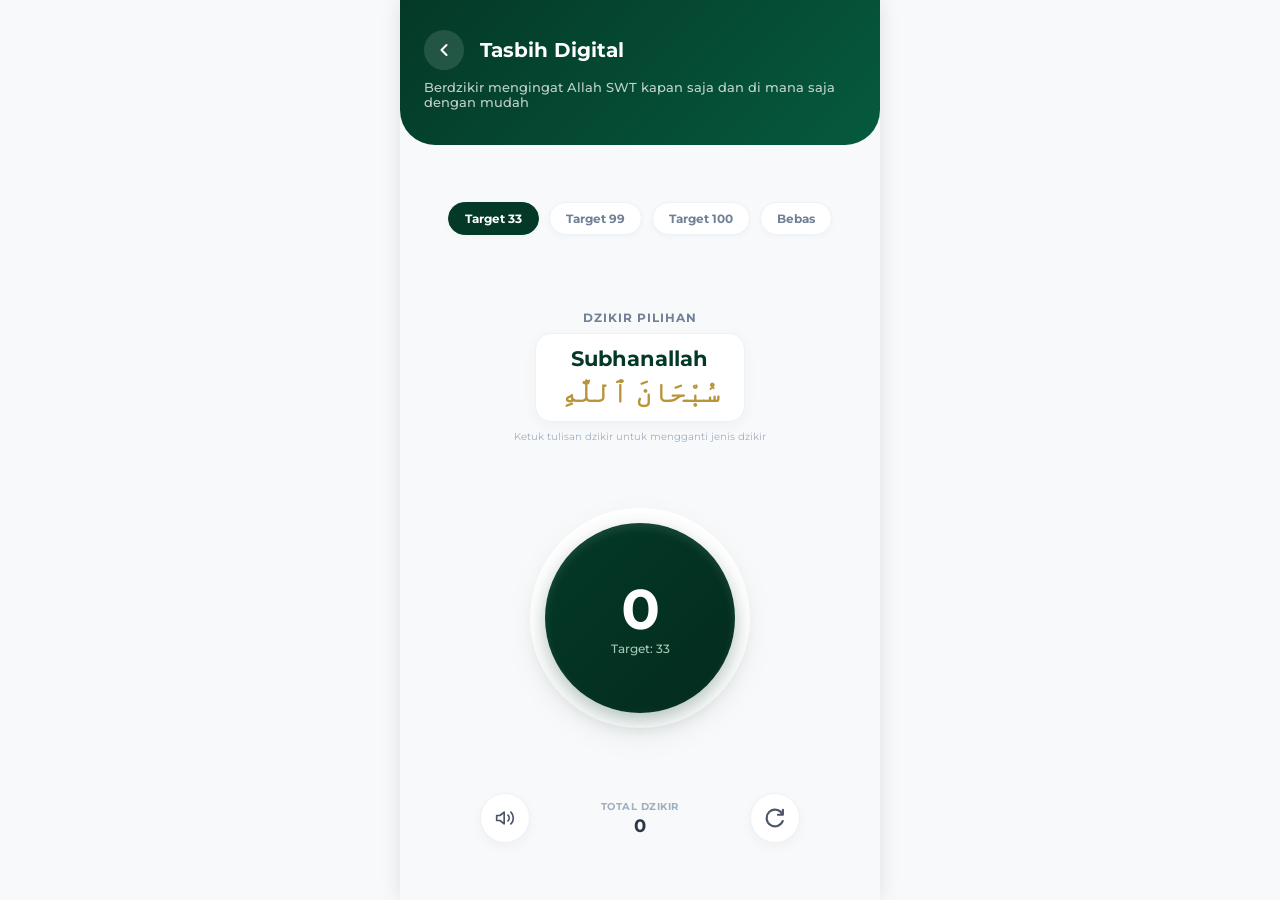
<file: tasbih.html>
<!DOCTYPE html>
<html lang="id">
<head>
    <meta charset="UTF-8">
    <meta name="viewport" content="width=device-width, initial-scale=1.0, maximum-scale=1.0, user-scalable=no">
    <title>Tasbih Digital - Masjid Al Muhtadin</title>
    <link href="https://fonts.googleapis.com/css2?family=Montserrat:wght@400;500;600;700&display=swap" rel="stylesheet">
    <style>
        * { margin: 0; padding: 0; box-sizing: border-box; }
        body {
            font-family: 'Montserrat', sans-serif;
            background-color: #f7f9fa;
            display: flex;
            justify-content: center;
            min-height: 100vh;
            color: #2d3748;
            user-select: none;
            -webkit-user-select: none;
        }
        .app-container {
            width: 100%;
            max-width: 480px;
            background-color: #f7f9fa;
            min-height: 100vh;
            display: flex;
            flex-direction: column;
            box-shadow: 0 0 20px rgba(0,0,0,0.1);
            position: relative;
        }

        /* Header */
        .header {
            background: linear-gradient(135deg, #043927 0%, #065a3e 100%);
            padding: 30px 24px 35px 24px;
            border-bottom-left-radius: 35px;
            border-bottom-right-radius: 35px;
            color: white;
            position: relative;
        }
        .header-top {
            display: flex;
            align-items: center;
            gap: 16px;
            margin-bottom: 10px;
        }
        .back-btn {
            width: 40px;
            height: 40px;
            border-radius: 50%;
            background: rgba(255, 255, 255, 0.12);
            display: flex;
            justify-content: center;
            align-items: center;
            border: none;
            color: white;
            cursor: pointer;
            text-decoration: none;
            transition: background 0.2s;
        }
        .back-btn:active { background: rgba(255, 255, 255, 0.2); }
        .back-btn svg { width: 20px; height: 20px; }
        
        .header-title { font-size: 1.25rem; font-weight: 700; }
        .header-sub { font-size: 0.8rem; color: rgba(255,255,255,0.75); margin-top: 4px; font-weight: 500; }

        /* Main Section */
        .main-content {
            flex: 1;
            display: flex;
            flex-direction: column;
            align-items: center;
            justify-content: space-around;
            padding: 24px;
        }

        /* Dhikr Selector */
        .dhikr-select-container {
            width: 100%;
            text-align: center;
        }
        .dhikr-title {
            font-size: 0.75rem;
            font-weight: 700;
            color: #718096;
            text-transform: uppercase;
            letter-spacing: 1px;
            margin-bottom: 8px;
        }
        .dhikr-display {
            font-size: 1.3rem;
            font-weight: 700;
            color: #043927;
            background: #ffffff;
            padding: 12px 24px;
            border-radius: 16px;
            display: inline-block;
            box-shadow: 0 4px 15px rgba(0,0,0,0.04);
            border: 1px solid #edf2f7;
            cursor: pointer;
            transition: transform 0.1s ease;
        }
        .dhikr-display:active {
            transform: scale(0.97);
        }
        .arabic-text {
            font-size: 1.8rem;
            color: #b8943a;
            font-family: 'Georgia', serif;
            margin-top: 5px;
            display: block;
        }

        /* Target Selectors */
        .target-container {
            display: flex;
            gap: 10px;
            margin-bottom: 10px;
        }
        .target-btn {
            background: #ffffff;
            border: 1px solid #edf2f7;
            padding: 8px 16px;
            border-radius: 20px;
            font-family: 'Montserrat', sans-serif;
            font-size: 0.75rem;
            font-weight: 700;
            color: #718096;
            cursor: pointer;
            box-shadow: 0 2px 6px rgba(0,0,0,0.03);
            transition: all 0.2s ease;
        }
        .target-btn.active {
            background: #043927;
            color: white;
            border-color: #043927;
        }

        /* Counter Circle Button */
        .counter-outer {
            position: relative;
            width: 220px;
            height: 220px;
            border-radius: 50%;
            background: #ffffff;
            display: flex;
            justify-content: center;
            align-items: center;
            box-shadow: 0 10px 30px rgba(0, 0, 0, 0.05);
            cursor: pointer;
            touch-action: manipulation;
        }
        .progress-ring {
            position: absolute;
            top: 0;
            left: 0;
            width: 100%;
            height: 100%;
            transform: rotate(-90deg);
        }
        .progress-ring__circle {
            stroke: #d4af37;
            stroke-dasharray: 628;
            stroke-dashoffset: 628;
            transition: stroke-dashoffset 0.1s ease;
        }
        .counter-inner {
            width: 190px;
            height: 190px;
            border-radius: 50%;
            background: linear-gradient(135deg, #043927 0%, #032b1e 100%);
            display: flex;
            flex-direction: column;
            justify-content: center;
            align-items: center;
            color: white;
            box-shadow: inset 0 4px 10px rgba(255,255,255,0.1), 0 8px 20px rgba(4, 57, 39, 0.3);
            transition: transform 0.05s ease;
        }
        .counter-outer:active .counter-inner {
            transform: scale(0.95);
        }
        .count-number {
            font-size: 3.5rem;
            font-weight: 700;
            line-height: 1;
            font-variant-numeric: tabular-nums;
        }
        .count-target {
            font-size: 0.75rem;
            color: #a4cbb7;
            margin-top: 4px;
            font-weight: 500;
        }

        /* Control Panel */
        .control-panel {
            width: 100%;
            display: flex;
            justify-content: space-around;
            align-items: center;
            padding: 0 20px;
        }
        .control-btn {
            background: #ffffff;
            border: 1px solid #edf2f7;
            width: 50px;
            height: 50px;
            border-radius: 50%;
            display: flex;
            justify-content: center;
            align-items: center;
            cursor: pointer;
            box-shadow: 0 4px 12px rgba(0,0,0,0.04);
            color: #4a5568;
            transition: all 0.2s ease;
        }
        .control-btn:active {
            transform: scale(0.9);
            background-color: #f7f9fa;
        }
        .control-btn svg {
            width: 20px;
            height: 20px;
        }
        .total-tracker {
            text-align: center;
        }
        .total-label {
            font-size: 0.65rem;
            font-weight: 700;
            color: #a0aec0;
            text-transform: uppercase;
            letter-spacing: 0.5px;
        }
        .total-number {
            font-size: 1.1rem;
            font-weight: 700;
            color: #2d3748;
            margin-top: 2px;
        }

        /* Toast feedback */
        .toast {
            position: absolute;
            bottom: 30px;
            left: 50%;
            transform: translateX(-50%) translateY(20px);
            background: rgba(4, 57, 39, 0.9);
            color: white;
            padding: 10px 20px;
            border-radius: 20px;
            font-size: 0.75rem;
            font-weight: 600;
            box-shadow: 0 4px 15px rgba(0,0,0,0.1);
            opacity: 0;
            pointer-events: none;
            transition: all 0.3s ease;
            z-index: 10;
        }
        .toast.show {
            opacity: 1;
            transform: translateX(-50%) translateY(0);
        }
    </style>
</head>
<body>

    <div class="app-container">
        
        <!-- Header -->
        <div class="header">
            <div class="header-top">
                <a href="index.html" class="back-btn">
                    <svg viewBox="0 0 24 24" fill="none" xmlns="http://www.w3.org/2000/svg">
                        <path d="M15 18l-6-6 6-6" stroke="currentColor" stroke-width="2.5" stroke-linecap="round" stroke-linejoin="round"/>
                    </svg>
                </a>
                <h2 class="header-title">Tasbih Digital</h2>
            </div>
            <p class="header-sub">Berdzikir mengingat Allah SWT kapan saja dan di mana saja dengan mudah</p>
        </div>

        <!-- Main Content -->
        <div class="main-content">
            
            <!-- Target Selector -->
            <div class="target-container">
                <button class="target-btn active" data-target="33">Target 33</button>
                <button class="target-btn" data-target="99">Target 99</button>
                <button class="target-btn" data-target="100">Target 100</button>
                <button class="target-btn" data-target="0">Bebas</button>
            </div>

            <!-- Dhikr Selector Display -->
            <div class="dhikr-select-container">
                <div class="dhikr-title">Dzikir Pilihan</div>
                <div class="dhikr-display" id="dhikrDisplay">
                    <span id="dhikrLatin">Subhanallah</span>
                    <span class="arabic-text" id="dhikrArabic">سُبْحَانَ ٱللَّٰهِ</span>
                </div>
                <p style="font-size: 0.65rem; color: #a0aec0; margin-top: 8px;">Ketuk tulisan dzikir untuk mengganti jenis dzikir</p>
            </div>

            <!-- Circular Counter Button -->
            <div class="counter-outer" id="counterBtn">
                <svg class="progress-ring">
                    <circle class="progress-ring__circle" stroke-width="6" fill="transparent" r="100" cx="110" cy="110" stroke-linecap="round"/>
                </svg>
                <div class="counter-inner">
                    <span class="count-number" id="countDisplay">0</span>
                    <span class="count-target" id="targetDisplay">Target: 33</span>
                </div>
            </div>

            <!-- Controls -->
            <div class="control-panel">
                <!-- Sound Toggle -->
                <button class="control-btn" id="soundToggleBtn" title="Suara Klik">
                    <svg viewBox="0 0 24 24" fill="none" xmlns="http://www.w3.org/2000/svg" id="soundIcon">
                        <path d="M11 5L6 9H2v6h4l5 4V5z" stroke="currentColor" stroke-width="2" stroke-linejoin="round"/>
                        <path d="M19.07 4.93a10 10 0 0 1 0 14.14M15.54 8.46a5 5 0 0 1 0 7.07" stroke="currentColor" stroke-width="2" stroke-linecap="round"/>
                    </svg>
                </button>

                <!-- Total Count Tracker -->
                <div class="total-tracker">
                    <div class="total-label">Total Dzikir</div>
                    <div class="total-number" id="totalDisplay">0</div>
                </div>

                <!-- Reset Button -->
                <button class="control-btn" id="resetBtn" title="Reset Counter">
                    <svg viewBox="0 0 24 24" fill="none" xmlns="http://www.w3.org/2000/svg">
                        <path d="M21.5 2v6h-6M21.34 15.57a10 10 0 1 1-.57-8.38l.67-.67" stroke="currentColor" stroke-width="2.5" stroke-linecap="round" stroke-linejoin="round"/>
                    </svg>
                </button>
            </div>

        </div>

        <!-- Toast Feedback -->
        <div class="toast" id="toastFeedback">Alhamdulillah, target tercapai! 🎉</div>

    </div>

    <script>
        document.addEventListener("DOMContentLoaded", function () {
            let count = 0;
            let target = 33;
            let totalDzikir = parseInt(localStorage.getItem("tasbih_total")) || 0;
            let soundOn = true;

            const countDisplay = document.getElementById("countDisplay");
            const targetDisplay = document.getElementById("targetDisplay");
            const totalDisplay = document.getElementById("totalDisplay");
            const counterBtn = document.getElementById("counterBtn");
            const resetBtn = document.getElementById("resetBtn");
            const soundToggleBtn = document.getElementById("soundToggleBtn");
            const soundIcon = document.getElementById("soundIcon");
            const toastFeedback = document.getElementById("toastFeedback");
            
            const circle = document.querySelector('.progress-ring__circle');
            const radius = circle.r.baseVal.value;
            const circumference = radius * 2 * Math.PI;

            // Set initial state
            circle.style.strokeDasharray = `${circumference} ${circumference}`;
            circle.style.strokeDashoffset = circumference;
            totalDisplay.textContent = totalDzikir;

            // Dhikr List & Rotation
            const dhikrs = [
                { latin: "Subhanallah", arabic: "سُبْحَانَ ٱللَّٰهِ" },
                { latin: "Alhamdulillah", arabic: "ٱلْحَمْدُ لِلَّٰهِ" },
                { latin: "Allahu Akbar", arabic: "ٱللَّٰهُ أَكْبَرُ" },
                { latin: "La ilaha illallah", arabic: "لَا إِلَٰهَ إِلَّا ٱللَّٰهُ" },
                { latin: "Astaghfirullah", arabic: "أَسْتَغْفِرُ ٱللَّٰهَ" }
            ];
            let dhikrIndex = 0;
            const dhikrDisplay = document.getElementById("dhikrDisplay");
            const dhikrLatin = document.getElementById("dhikrLatin");
            const dhikrArabic = document.getElementById("dhikrArabic");

            dhikrDisplay.addEventListener("click", () => {
                dhikrIndex = (dhikrIndex + 1) % dhikrs.length;
                dhikrLatin.textContent = dhikrs[dhikrIndex].latin;
                dhikrArabic.textContent = dhikrs[dhikrIndex].arabic;
                
                // Reset current counter on dhikr change
                resetCounter();
            });

            // Target buttons
            const targetBtns = document.querySelectorAll(".target-btn");
            targetBtns.forEach(btn => {
                btn.addEventListener("click", () => {
                    targetBtns.forEach(b => b.classList.remove("active"));
                    btn.classList.add("active");
                    
                    target = parseInt(btn.getAttribute("data-target"));
                    if (target === 0) {
                        targetDisplay.textContent = "Target: Bebas";
                    } else {
                        targetDisplay.textContent = `Target: ${target}`;
                    }
                    resetCounter();
                });
            });

            // Play Click Sound via Web Audio API (Synthesized - No file needed)
            let audioCtx = null;

            function playClickSound() {
                if (!soundOn) return;
                try {
                    // Lazy-init a single global AudioContext on first tap
                    if (!audioCtx) {
                        audioCtx = new (window.AudioContext || window.webkitAudioContext)();
                    }
                    if (audioCtx.state === "suspended") {
                        audioCtx.resume();
                    }
                    
                    const now = audioCtx.currentTime;

                    // Wood body resonance sound (triangle sweep)
                    const osc = audioCtx.createOscillator();
                    const gain = audioCtx.createGain();
                    
                    osc.type = "triangle";
                    osc.frequency.setValueAtTime(1400, now);
                    osc.frequency.exponentialRampToValueAtTime(300, now + 0.05);
                    
                    gain.gain.setValueAtTime(0.4, now);
                    gain.gain.exponentialRampToValueAtTime(0.001, now + 0.04);
                    
                    osc.connect(gain);
                    gain.connect(audioCtx.destination);
                    
                    osc.start(now);
                    osc.stop(now + 0.05);

                    // High-frequency hard impact click (sine sweep)
                    const popOsc = audioCtx.createOscillator();
                    const popGain = audioCtx.createGain();
                    
                    popOsc.type = "sine";
                    popOsc.frequency.setValueAtTime(2500, now);
                    popOsc.frequency.exponentialRampToValueAtTime(1000, now + 0.015);
                    
                    popGain.gain.setValueAtTime(0.25, now);
                    popGain.gain.exponentialRampToValueAtTime(0.001, now + 0.015);
                    
                    popOsc.connect(popGain);
                    popGain.connect(audioCtx.destination);
                    
                    popOsc.start(now);
                    popOsc.stop(now + 0.02);
                } catch (e) {
                    console.error("Audio error", e);
                }
            }

            // Haptic Feedback (Vibration)
            function triggerVibration(type) {
                if ("vibrate" in navigator) {
                    if (type === "click") {
                        navigator.vibrate(15); // A shorter, crisper vibration feels like a premium haptic tap
                    } else if (type === "complete") {
                        navigator.vibrate([80, 40, 80]); // Shorter energetic pulsing
                    }
                }
            }

            // Update Progress Circle Ring
            function setProgress(percent) {
                const offset = circumference - (percent / 100 * circumference);
                circle.style.strokeDashoffset = offset;
            }

            // Main Counter Action
            counterBtn.addEventListener("click", () => {
                count++;
                totalDzikir++;
                
                countDisplay.textContent = count;
                totalDisplay.textContent = totalDzikir;
                localStorage.setItem("tasbih_total", totalDzikir);

                playClickSound();
                triggerVibration("click");

                // Progress animation
                if (target > 0) {
                    const progressPercent = Math.min(100, (count / target) * 100);
                    setProgress(progressPercent);

                    // Target reached
                    if (count === target) {
                        triggerVibration("complete");
                        showToast();
                        // Reset count after target but keep totals
                        setTimeout(() => {
                            resetCounter();
                        }, 800);
                    }
                } else {
                    // Unlimited mode
                    setProgress(0);
                }
            });

            // Reset logic
            function resetCounter() {
                count = 0;
                countDisplay.textContent = count;
                setProgress(0);
            }

            resetBtn.addEventListener("click", () => {
                resetCounter();
                triggerVibration("click");
            });

            // Toggle Sound
            soundToggleBtn.addEventListener("click", () => {
                soundOn = !soundOn;
                triggerVibration("click");

                if (soundOn) {
                    soundToggleBtn.style.color = "#4a5568";
                    soundIcon.innerHTML = `
                        <path d="M11 5L6 9H2v6h4l5 4V5z" stroke="currentColor" stroke-width="2" stroke-linejoin="round"/>
                        <path d="M19.07 4.93a10 10 0 0 1 0 14.14M15.54 8.46a5 5 0 0 1 0 7.07" stroke="currentColor" stroke-width="2" stroke-linecap="round"/>
                    `;
                } else {
                    soundToggleBtn.style.color = "#a0aec0";
                    soundIcon.innerHTML = `
                        <path d="M11 5L6 9H2v6h4l5 4V5z" stroke="currentColor" stroke-width="2" stroke-linejoin="round"/>
                        <path d="M23 9l-6 6M17 9l6 6" stroke="currentColor" stroke-width="2" stroke-linecap="round" stroke-linejoin="round"/>
                    `;
                }
            });

            // Show Toast
            function showToast() {
                toastFeedback.classList.add("show");
                setTimeout(() => {
                    toastFeedback.classList.remove("show");
                }, 2000);
            }
        });
    </script>
</body>
</html>
</file>
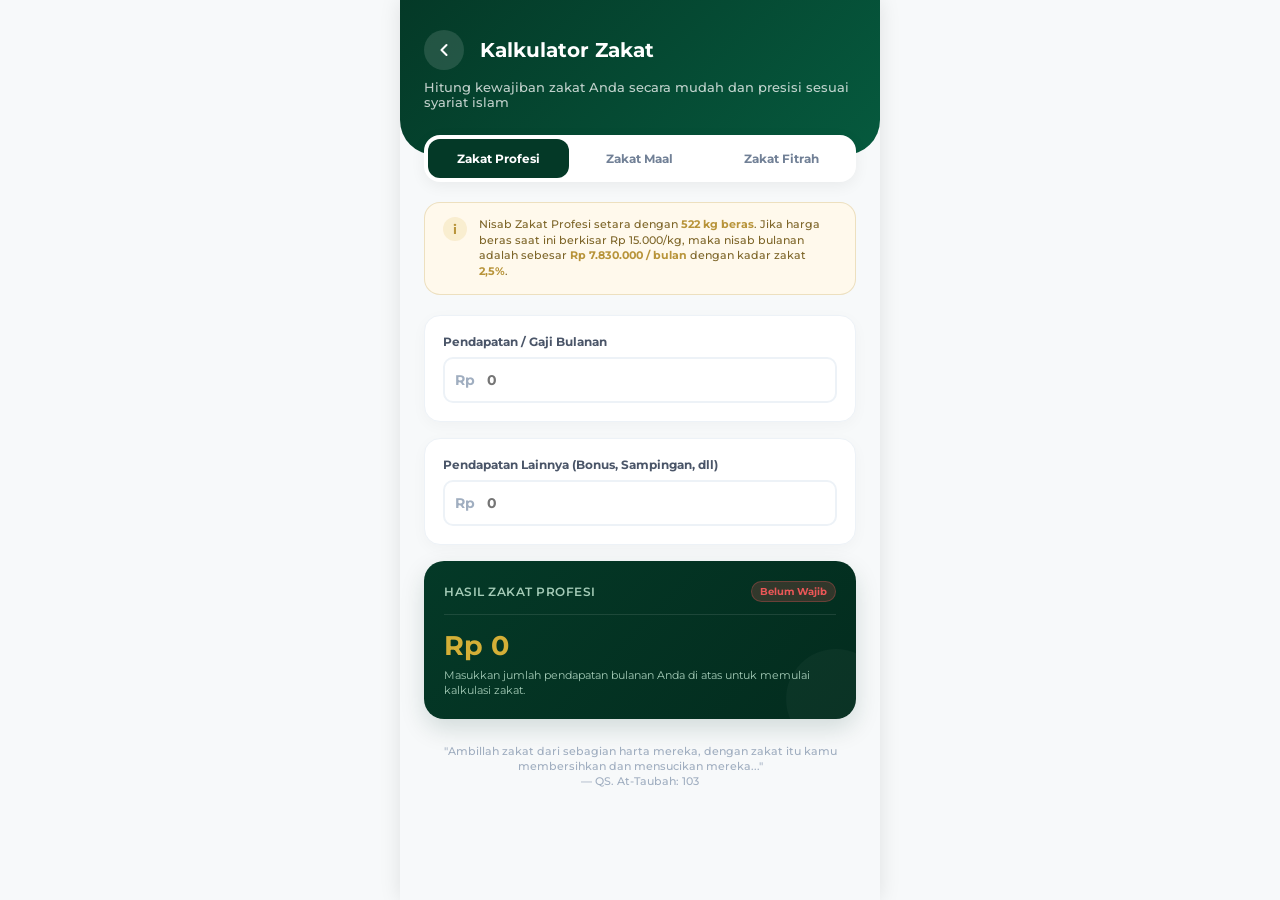
<file: zakat.html>
<!DOCTYPE html>
<html lang="id">
<head>
    <meta charset="UTF-8">
    <meta name="viewport" content="width=device-width, initial-scale=1.0, maximum-scale=1.0, user-scalable=no">
    <title>Kalkulator Zakat - Masjid Al Muhtadin</title>
    <link href="https://fonts.googleapis.com/css2?family=Montserrat:wght@400;500;600;700&display=swap" rel="stylesheet">
    <style>
        * { margin: 0; padding: 0; box-sizing: border-box; }
        body {
            font-family: 'Montserrat', sans-serif;
            background-color: #f7f9fa;
            display: flex;
            justify-content: center;
            min-height: 100vh;
            color: #2d3748;
        }
        .app-container {
            width: 100%;
            max-width: 480px;
            background-color: #f7f9fa;
            min-height: 100vh;
            padding-bottom: 40px;
            box-shadow: 0 0 20px rgba(0,0,0,0.1);
            position: relative;
        }

        /* Header */
        .header {
            background: linear-gradient(135deg, #043927 0%, #065a3e 100%);
            padding: 30px 24px 45px 24px;
            border-bottom-left-radius: 35px;
            border-bottom-right-radius: 35px;
            color: white;
            position: relative;
        }
        .header-top {
            display: flex;
            align-items: center;
            gap: 16px;
            margin-bottom: 10px;
        }
        .back-btn {
            width: 40px;
            height: 40px;
            border-radius: 50%;
            background: rgba(255, 255, 255, 0.12);
            display: flex;
            justify-content: center;
            align-items: center;
            border: none;
            color: white;
            cursor: pointer;
            text-decoration: none;
            transition: background 0.2s;
        }
        .back-btn:active { background: rgba(255, 255, 255, 0.2); }
        .back-btn svg { width: 20px; height: 20px; }
        
        .header-title { font-size: 1.25rem; font-weight: 700; }
        .header-sub { font-size: 0.8rem; color: rgba(255,255,255,0.75); margin-top: 4px; font-weight: 500; }

        /* Tabs */
        .tabs-container {
            display: flex;
            margin: -20px 24px 20px 24px;
            background: #ffffff;
            border-radius: 16px;
            padding: 4px;
            box-shadow: 0 4px 15px rgba(0,0,0,0.06);
            position: relative;
            z-index: 2;
        }
        .tab-btn {
            flex: 1;
            padding: 12px;
            border: none;
            background: none;
            font-family: 'Montserrat', sans-serif;
            font-size: 0.75rem;
            font-weight: 700;
            color: #718096;
            cursor: pointer;
            border-radius: 12px;
            transition: all 0.2s ease;
        }
        .tab-btn.active {
            background-color: #043927;
            color: #ffffff;
        }

        /* Calculator Content */
        .calc-content {
            padding: 0 24px;
        }
        .calc-panel {
            display: none;
            animation: fadeIn 0.3s ease-out forwards;
        }
        .calc-panel.active {
            display: block;
        }
        @keyframes fadeIn {
            from { opacity: 0; transform: translateY(10px); }
            to { opacity: 1; transform: translateY(0); }
        }

        .input-group {
            background-color: #ffffff;
            border-radius: 16px;
            padding: 18px;
            box-shadow: 0 4px 15px rgba(0,0,0,0.03);
            border: 1px solid #edf2f7;
            margin-bottom: 16px;
        }
        .input-label {
            font-size: 0.75rem;
            font-weight: 700;
            color: #4a5568;
            margin-bottom: 8px;
            display: block;
        }
        .input-wrapper {
            position: relative;
            display: flex;
            align-items: center;
        }
        .input-prefix {
            position: absolute;
            left: 12px;
            font-size: 0.85rem;
            font-weight: 700;
            color: #a0aec0;
        }
        .input-field {
            width: 100%;
            padding: 12px 12px 12px 42px;
            border: 2px solid #edf2f7;
            border-radius: 10px;
            font-family: 'Montserrat', sans-serif;
            font-size: 0.9rem;
            font-weight: 700;
            color: #2d3748;
            outline: none;
            transition: border-color 0.2s;
        }
        .input-field:focus {
            border-color: #d4af37;
        }

        /* Nisab & Info */
        .info-card {
            background: #fff9ec;
            border: 1px solid rgba(184, 148, 58, 0.25);
            border-radius: 16px;
            padding: 14px 18px;
            margin-bottom: 20px;
            display: flex;
            gap: 12px;
            align-items: flex-start;
        }
        .info-icon {
            width: 24px;
            height: 24px;
            border-radius: 50%;
            background: rgba(212, 175, 55, 0.15);
            display: flex;
            justify-content: center;
            align-items: center;
            color: #b8943a;
            font-weight: 700;
            font-size: 0.8rem;
            flex-shrink: 0;
        }
        .info-text {
            font-size: 0.7rem;
            line-height: 1.4;
            color: #7d6528;
            font-weight: 500;
        }
        .info-text strong {
            color: #b8943a;
            font-weight: 700;
        }

        /* Result Panel */
        .result-panel {
            background: linear-gradient(135deg, #043927 0%, #032c1e 100%);
            border-radius: 20px;
            padding: 20px;
            color: white;
            box-shadow: 0 10px 25px rgba(4, 57, 39, 0.15);
            position: relative;
            overflow: hidden;
            margin-top: 10px;
            margin-bottom: 25px;
        }
        .result-panel::after {
            content: '';
            position: absolute;
            bottom: -30px;
            right: -30px;
            width: 100px;
            height: 100px;
            border-radius: 50%;
            background: rgba(255,255,255,0.03);
        }
        .result-header {
            display: flex;
            justify-content: space-between;
            align-items: center;
            border-bottom: 1px solid rgba(255,255,255,0.1);
            padding-bottom: 12px;
            margin-bottom: 14px;
        }
        .result-title {
            font-size: 0.75rem;
            font-weight: 600;
            color: #a4cbb7;
            text-transform: uppercase;
            letter-spacing: 0.5px;
        }
        .nisab-badge {
            font-size: 0.6rem;
            font-weight: 700;
            padding: 4px 8px;
            border-radius: 20px;
        }
        .nisab-badge.passed {
            background: rgba(111, 207, 151, 0.2);
            color: #6fcf97;
            border: 1px solid rgba(111, 207, 151, 0.3);
        }
        .nisab-badge.not-passed {
            background: rgba(235, 87, 87, 0.2);
            color: #eb5757;
            border: 1px solid rgba(235, 87, 87, 0.3);
        }
        .result-amount {
            font-size: 1.7rem;
            font-weight: 700;
            color: #d4af37;
            margin-bottom: 6px;
        }
        .result-desc {
            font-size: 0.7rem;
            color: #a4cbb7;
            line-height: 1.4;
        }

        .footer-note {
            text-align: center;
            font-size: 0.68rem;
            color: #a0aec0;
            margin-top: 15px;
            font-weight: 500;
            line-height: 1.4;
        }
    </style>
</head>
<body>

    <div class="app-container">
        
        <!-- Header -->
        <div class="header">
            <div class="header-top">
                <a href="index.html" class="back-btn">
                    <svg viewBox="0 0 24 24" fill="none" xmlns="http://www.w3.org/2000/svg">
                        <path d="M15 18l-6-6 6-6" stroke="currentColor" stroke-width="2.5" stroke-linecap="round" stroke-linejoin="round"/>
                    </svg>
                </a>
                <h2 class="header-title">Kalkulator Zakat</h2>
            </div>
            <p class="header-sub">Hitung kewajiban zakat Anda secara mudah dan presisi sesuai syariat islam</p>
        </div>

        <!-- Tabs -->
        <div class="tabs-container">
            <button class="tab-btn active" data-tab="profesi">Zakat Profesi</button>
            <button class="tab-btn" data-tab="maal">Zakat Maal</button>
            <button class="tab-btn" data-tab="fitrah">Zakat Fitrah</button>
        </div>

        <!-- Content -->
        <div class="calc-content">

            <!-- NISAB INFO (Dynamically updated if needed, static standard here) -->
            <div class="info-card">
                <div class="info-icon">i</div>
                <div class="info-text" id="nisabInfoText">
                    Nisab Zakat Profesi setara dengan <strong>522 kg beras</strong>. Jika harga beras saat ini berkisar Rp 15.000/kg, maka nisab bulanan adalah sebesar <strong>Rp 7.830.000 / bulan</strong> dengan kadar zakat <strong>2,5%</strong>.
                </div>
            </div>

            <!-- PANEL ZAKAT PROFESI -->
            <div class="calc-panel active" id="panel-profesi">
                <div class="input-group">
                    <span class="input-label">Pendapatan / Gaji Bulanan</span>
                    <div class="input-wrapper">
                        <span class="input-prefix">Rp</span>
                        <input type="text" class="input-field format-rupiah" id="gaji" placeholder="0">
                    </div>
                </div>

                <div class="input-group">
                    <span class="input-label">Pendapatan Lainnya (Bonus, Sampingan, dll)</span>
                    <div class="input-wrapper">
                        <span class="input-prefix">Rp</span>
                        <input type="text" class="input-field format-rupiah" id="pendapatanLain" placeholder="0">
                    </div>
                </div>

                <!-- Result -->
                <div class="result-panel">
                    <div class="result-header">
                        <span class="result-title">Hasil Zakat Profesi</span>
                        <span class="nisab-badge not-passed" id="badge-profesi">Belum Wajib</span>
                    </div>
                    <div class="result-amount" id="hasil-profesi">Rp 0</div>
                    <div class="result-desc" id="desc-profesi">Masukkan jumlah pendapatan bulanan Anda di atas untuk memulai kalkulasi zakat.</div>
                </div>
            </div>

            <!-- PANEL ZAKAT MAAL -->
            <div class="calc-panel" id="panel-maal">
                <div class="input-group">
                    <span class="input-label">Harga Emas per Gram saat ini</span>
                    <div class="input-wrapper">
                        <span class="input-prefix">Rp</span>
                        <input type="text" class="input-field format-rupiah" id="hargaEmas" value="1.300.000">
                    </div>
                    <p style="font-size: 0.65rem; color: #a0aec0; font-weight: 600; margin-top: 6px; display: flex; align-items: center; gap: 4px;" id="gold-api-status">🔄 Memuat harga emas terbaru...</p>
                </div>

                <div class="input-group">
                    <span class="input-label">Nilai Uang Tunai, Tabungan, Deposito</span>
                    <div class="input-wrapper">
                        <span class="input-prefix">Rp</span>
                        <input type="text" class="input-field format-rupiah" id="tabungan" placeholder="0">
                    </div>
                </div>

                <div class="input-group">
                    <span class="input-label">Nilai Emas / Perak (Milik Sendiri & Bukan Perhiasan Harian)</span>
                    <div class="input-wrapper">
                        <span class="input-prefix">Rp</span>
                        <input type="text" class="input-field format-rupiah" id="emas" placeholder="0">
                    </div>
                </div>

                <div class="input-group">
                    <span class="input-label">Investasi, Properti Dagang, Saham, Piutang Lancar</span>
                    <div class="input-wrapper">
                        <span class="input-prefix">Rp</span>
                        <input type="text" class="input-field format-rupiah" id="investasi" placeholder="0">
                    </div>
                </div>

                <!-- Result -->
                <div class="result-panel">
                    <div class="result-header">
                        <span class="result-title">Hasil Zakat Maal</span>
                        <span class="nisab-badge not-passed" id="badge-maal">Belum Wajib</span>
                    </div>
                    <div class="result-amount" id="hasil-maal">Rp 0</div>
                    <div class="result-desc" id="desc-maal">Nisab Zakat Maal setara dengan nilai emas murni 83 gram (20 Dinar). (Pastikan harga emas per gram sudah sesuai dengan harga saat ini).</div>
                </div>
            </div>

            <!-- PANEL ZAKAT FITRAH -->
            <div class="calc-panel" id="panel-fitrah">
                <div class="input-group">
                    <span class="input-label">Jumlah Anggota Keluarga / Jiwa</span>
                    <div class="input-wrapper">
                        <span class="input-prefix" style="left:15px; font-size: 0.9rem;">👥</span>
                        <input type="number" class="input-field" id="jumlahJiwa" placeholder="0" min="0" style="padding-left: 45px;">
                    </div>
                </div>

                <div class="input-group">
                    <span class="input-label">Harga Beras per Kilogram saat ini</span>
                    <div class="input-wrapper">
                        <span class="input-prefix">Rp</span>
                        <input type="text" class="input-field format-rupiah" id="hargaBeras" value="15.000">
                    </div>
                </div>

                <!-- Result -->
                <div class="result-panel">
                    <div class="result-header">
                        <span class="result-title">Hasil Zakat Fitrah</span>
                        <span class="nisab-badge passed" id="badge-fitrah" style="background: rgba(212,175,55,0.2); color:#d4af37; border-color:rgba(212,175,55,0.3);">Wajib Fitrah</span>
                    </div>
                    <div class="result-amount" id="hasil-fitrah">Rp 0</div>
                    <div class="result-desc" id="desc-fitrah">Zakat Fitrah setara dengan 2.5 kg atau 3.5 liter beras per jiwa. Zakat ini dibayarkan sebelum shalat Idul Fitri tiba.</div>
                </div>
            </div>

            <p class="footer-note">"Ambillah zakat dari sebagian harta mereka, dengan zakat itu kamu membersihkan dan mensucikan mereka..."<br>— QS. At-Taubah: 103</p>

        </div>

    </div>

    <script>
        document.addEventListener("DOMContentLoaded", function () {
            // Tab switching logic
            const tabButtons = document.querySelectorAll(".tab-btn");
            const panels = document.querySelectorAll(".calc-panel");
            const nisabInfoText = document.getElementById("nisabInfoText");

            tabButtons.forEach(btn => {
                btn.addEventListener("click", () => {
                    tabButtons.forEach(b => b.classList.remove("active"));
                    panels.forEach(p => p.classList.remove("active"));

                    btn.classList.add("active");
                    const tabId = btn.getAttribute("data-tab");
                    document.getElementById(`panel-${tabId}`).classList.add("active");

                    // Update Nisab Info Text
                    if (tabId === "profesi") {
                        nisabInfoText.innerHTML = "Nisab Zakat Profesi setara dengan <strong>522 kg beras</strong>. Jika harga beras saat ini berkisar Rp 15.000/kg, maka nisab bulanan adalah sebesar <strong>Rp 7.830.000 / bulan</strong> dengan kadar zakat <strong>2,5%</strong>.";
                    } else if (tabId === "maal") {
                        nisabInfoText.innerHTML = "Nisab Zakat Maal setara dengan harga emas murni <strong>83 gram</strong> (20 Dinar). Nisab akan mengikuti harga emas yang Anda masukkan dengan kadar zakat <strong>2,5%</strong>.";
                    } else if (tabId === "fitrah") {
                        nisabInfoText.innerHTML = "Zakat Fitrah wajib ditunaikan bagi setiap Muslim di bulan Ramadhan setara dengan <strong>2.5 kg / 3.5 liter beras</strong> per jiwa, atau dapat diuangkan setara dengan harga beras tersebut.";
                    }
                });
            });

            // Rupiah formatting helper
            const formatInputs = document.querySelectorAll(".format-rupiah");
            
            formatInputs.forEach(input => {
                input.addEventListener("input", function (e) {
                    let value = this.value.replace(/[^0-9]/g, "");
                    if (value === "") {
                        this.value = "";
                    } else {
                        this.value = parseInt(value).toLocaleString("id-ID");
                    }
                    calculateZakat();
                });
            });

            const parseRupiah = (str) => {
                if (!str) return 0;
                return parseFloat(str.replace(/[^0-9]/g, "")) || 0;
            };

            const formatRupiah = (num) => {
                return "Rp " + Math.round(num).toLocaleString("id-ID");
            };

            const gajiEl = document.getElementById("gaji");
            const pendLainEl = document.getElementById("pendapatanLain");
            const tabunganEl = document.getElementById("tabungan");
            const emasEl = document.getElementById("emas");
            const investasiEl = document.getElementById("investasi");
            const jumlahJiwaEl = document.getElementById("jumlahJiwa");
            const hargaBerasEl = document.getElementById("hargaBeras");

            jumlahJiwaEl.addEventListener("input", calculateZakat);
            hargaBerasEl.addEventListener("input", calculateZakat);

            // Ambil harga emas Antam real-time dari API
            async function fetchHargaEmas() {
                const hargaEmasInput = document.getElementById("hargaEmas");
                const apiStatus = document.getElementById("gold-api-status");
                
                try {
                    const response = await fetch("https://logam-mulia-api.iamutaki.workers.dev/logammulia");
                    if (!response.ok) throw new Error("Gagal mengambil data");
                    
                    const json = await response.json();
                    let goldPrice = 0;
                    
                    if (json.data) {
                        if (Array.isArray(json.data) && json.data.length > 0) {
                            const first = json.data[0];
                            goldPrice = parseFloat(first.price || first.sell || first.harga || 0);
                        } else if (typeof json.data === "object") {
                            goldPrice = parseFloat(json.data.price || json.data.sell || json.data.harga || 0);
                        }
                    }
                    
                    if (goldPrice > 100000) {
                        hargaEmasInput.value = goldPrice.toLocaleString("id-ID");
                        if (apiStatus) {
                            apiStatus.textContent = "🟢 Terupdate otomatis hari ini via API";
                            apiStatus.style.color = "#2e7d32";
                        }
                        calculateZakat();
                        console.log("Harga emas berhasil diperbarui dari API Antam:", goldPrice);
                    } else {
                        throw new Error("Harga tidak valid");
                    }
                } catch (e) {
                    console.warn("Gagal mengambil harga emas Antam real-time. Menggunakan harga fallback standar:", e);
                    if (apiStatus) {
                        apiStatus.textContent = "🟢 Menggunakan harga standar (offline)";
                        apiStatus.style.color = "#718096";
                    }
                }
            }

            function calculateZakat() {
                // 1. Zakat Profesi
                const gaji = parseRupiah(gajiEl.value);
                const pendLain = parseRupiah(pendLainEl.value);
                const totalProfesi = gaji + pendLain;
                const nisabProfesiBulanan = 522 * 15000; // Rp 7.830.000

                const badgeProfesi = document.getElementById("badge-profesi");
                const hasilProfesi = document.getElementById("hasil-profesi");
                const descProfesi = document.getElementById("desc-profesi");

                if (totalProfesi >= nisabProfesiBulanan) {
                    const zakat = totalProfesi * 0.025;
                    badgeProfesi.textContent = "Wajib Zakat";
                    badgeProfesi.className = "nisab-badge passed";
                    badgeProfesi.style.background = "rgba(111, 207, 151, 0.2)";
                    badgeProfesi.style.color = "#6fcf97";
                    badgeProfesi.style.borderColor = "rgba(111, 207, 151, 0.3)";
                    hasilProfesi.textContent = formatRupiah(zakat);
                    descProfesi.innerHTML = `Pendapatan Anda sebesar <strong>${formatRupiah(totalProfesi)}</strong> telah melewati batas nisab bulanan (Rp 7.830.000). Wajib menunaikan zakat 2.5%.`;
                } else {
                    badgeProfesi.textContent = "Belum Wajib";
                    badgeProfesi.className = "nisab-badge not-passed";
                    badgeProfesi.style.background = "rgba(235, 87, 87, 0.2)";
                    badgeProfesi.style.color = "#eb5757";
                    badgeProfesi.style.borderColor = "rgba(235, 87, 87, 0.3)";
                    hasilProfesi.textContent = "Rp 0";
                    descProfesi.innerHTML = `Pendapatan Anda sebesar <strong>${formatRupiah(totalProfesi)}</strong> belum melewati batas nisab bulanan (Rp 7.830.000).`;
                }

                // 2. Zakat Maal
                const hargaEmas = parseRupiah(document.getElementById("hargaEmas").value) || 1300000;
                const tabungan = parseRupiah(tabunganEl.value);
                const emas = parseRupiah(emasEl.value);
                const investasi = parseRupiah(investasiEl.value);
                const totalMaal = tabungan + emas + investasi;
                const nisabMaal = 83 * hargaEmas; // Emas 83 gram (20 Dinar)

                const badgeMaal = document.getElementById("badge-maal");
                const hasilMaal = document.getElementById("hasil-maal");
                const descMaal = document.getElementById("desc-maal");

                if (totalMaal >= nisabMaal) {
                    const zakat = totalMaal * 0.025;
                    badgeMaal.textContent = "Wajib Zakat";
                    badgeMaal.className = "nisab-badge passed";
                    badgeMaal.style.background = "rgba(111, 207, 151, 0.2)";
                    badgeMaal.style.color = "#6fcf97";
                    badgeMaal.style.borderColor = "rgba(111, 207, 151, 0.3)";
                    hasilMaal.textContent = formatRupiah(zakat);
                    descMaal.innerHTML = `Total harta maal Anda sebesar <strong>${formatRupiah(totalMaal)}</strong> telah melewati batas nisab tahunan (${formatRupiah(nisabMaal)}). Wajib menunaikan zakat 2.5%.`;
                } else {
                    badgeMaal.textContent = "Belum Wajib";
                    badgeMaal.className = "nisab-badge not-passed";
                    badgeMaal.style.background = "rgba(235, 87, 87, 0.2)";
                    badgeMaal.style.color = "#eb5757";
                    badgeMaal.style.borderColor = "rgba(235, 87, 87, 0.3)";
                    hasilMaal.textContent = "Rp 0";
                    descMaal.innerHTML = `Total harta maal Anda sebesar <strong>${formatRupiah(totalMaal)}</strong> belum melewati batas nisab emas 83 gram (${formatRupiah(nisabMaal)}).`;
                }

                // 3. Zakat Fitrah
                const jiwa = parseFloat(jumlahJiwaEl.value) || 0;
                const hargaBeras = parseRupiah(hargaBerasEl.value) || 15000;
                const totalBeras = jiwa * 2.5;
                const zakatUang = totalBeras * hargaBeras;

                const hasilFitrah = document.getElementById("hasil-fitrah");
                const descFitrah = document.getElementById("desc-fitrah");

                if (jiwa > 0) {
                    hasilFitrah.textContent = formatRupiah(zakatUang);
                    descFitrah.innerHTML = `Zakat Fitrah wajib ditunaikan untuk <strong>${jiwa} Jiwa</strong> sebesar <strong>${totalBeras} kg beras</strong> atau berupa uang tunai senilai <strong>${formatRupiah(zakatUang)}</strong>.`;
                } else {
                    hasilFitrah.textContent = "Rp 0";
                    descFitrah.innerHTML = "Masukkan jumlah jiwa/anggota keluarga Anda untuk menghitung jumlah Zakat Fitrah.";
                }
            }

            // Run
            fetchHargaEmas();
        });
    </script>
</body>
</html>
</file>
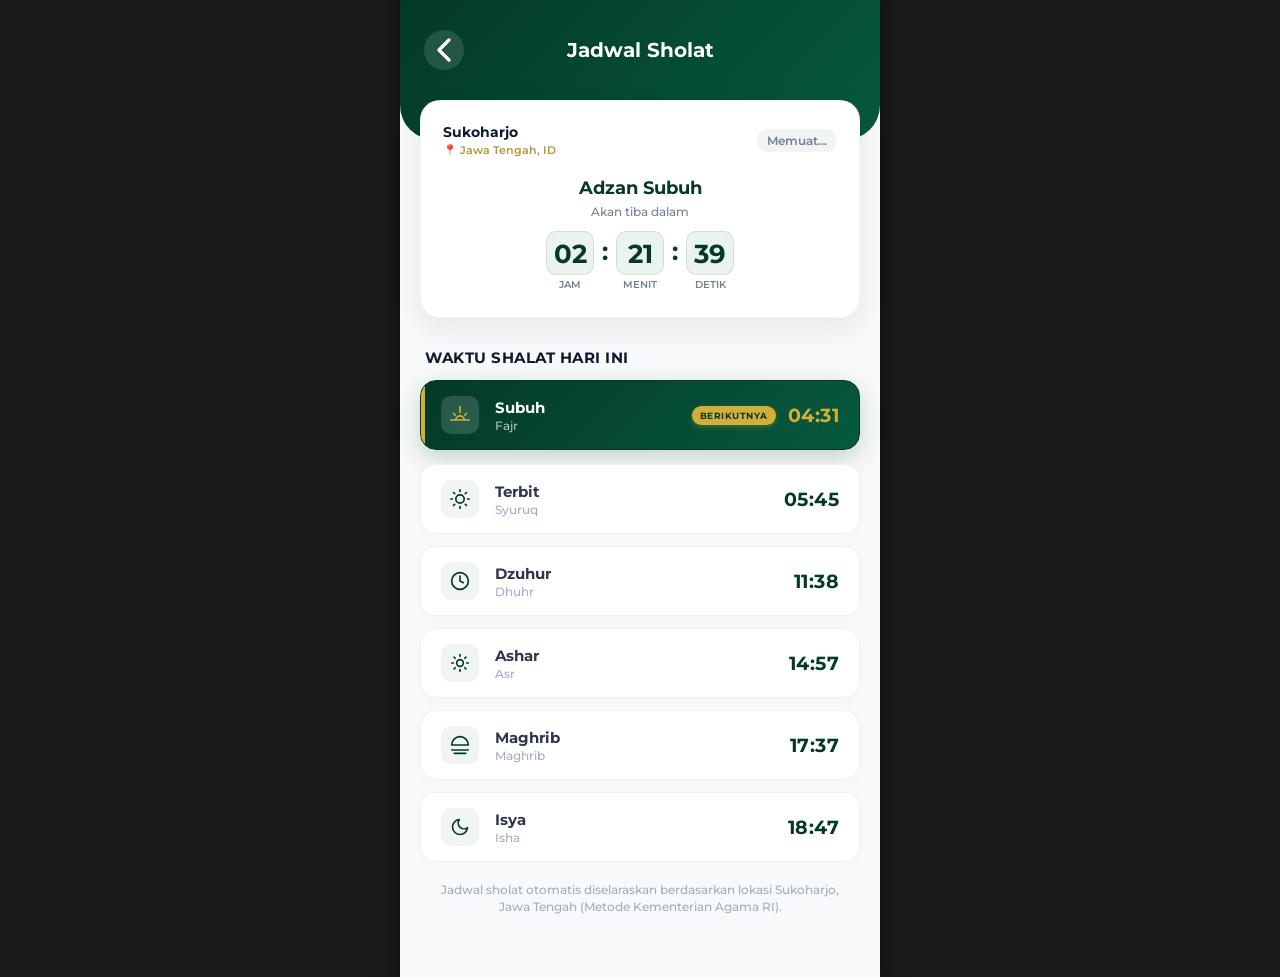
<file: pages/sholat.html>
<!DOCTYPE html>
<html lang="id">
<head>
    <meta charset="UTF-8">
    <meta name="viewport" content="width=device-width, initial-scale=1.0, maximum-scale=1.0, user-scalable=no">
    <title>Jadwal Sholat - Masjid Al Muhtadin</title>
    <link href="https://fonts.googleapis.com/css2?family=Montserrat:wght@400;500;600;700&display=swap" rel="stylesheet">
    <style>
        * { margin: 0; padding: 0; box-sizing: border-box; }
        body { font-family: 'Montserrat', sans-serif; background-color: #1a1a1a; display: flex; justify-content: center; min-height: 100vh; color: #2d3748; }
        .app-container { width: 100%; max-width: 480px; background-color: #f7f9fa; min-height: 100vh; padding-bottom: 40px; position: relative; box-shadow: 0 0 20px rgba(0,0,0,0.5); display: flex; flex-direction: column; }
        .header { background: linear-gradient(135deg, #043927 0%, #065a3e 100%); padding: 30px 24px 60px 24px; border-bottom-left-radius: 35px; border-bottom-right-radius: 35px; color: white; position: relative; z-index: 1; }
        .header-top { display: flex; align-items: center; justify-content: space-between; margin-bottom: 10px; }
        .back-btn { width: 40px; height: 40px; border-radius: 50%; background: rgba(255, 255, 255, 0.12); display: flex; justify-content: center; align-items: center; border: none; color: white; cursor: pointer; text-decoration: none; }
        .header-title { font-size: 1.25rem; font-weight: 700; flex-grow: 1; text-align: center; margin-right: 40px; }
        
        /* Hero Countdown Card */
        .countdown-card { background: white; border-radius: 20px; padding: 22px; box-shadow: 0 10px 30px rgba(0,0,0,0.08); margin: -40px 20px 20px 20px; position: relative; z-index: 2; border: 1px solid rgba(4, 57, 39, 0.05); }
        .countdown-header { display: flex; justify-content: space-between; align-items: center; margin-bottom: 15px; }
        .location-info { text-align: left; }
        .location-city { color: #0c1a30; font-size: 0.9rem; font-weight: 700; }
        .location-sub { color: #b8943a; font-size: 0.7rem; font-weight: 600; margin-top: 2px; }
        .hijri-date { font-size: 0.75rem; color: #718096; font-weight: 600; background: #f0f4f2; padding: 4px 10px; border-radius: 20px; }
        
        .countdown-body { text-align: center; padding: 5px 0; }
        .countdown-sholat-name { color: #043927; font-size: 1.1rem; font-weight: 700; margin-bottom: 6px; }
        .countdown-sholat-status { color: #718096; font-size: 0.75rem; font-weight: 500; margin-bottom: 12px; }
        
        .timer-display { display: flex; justify-content: center; align-items: center; gap: 8px; }
        .timer-digit-box { display: flex; flex-direction: column; align-items: center; }
        .timer-digit { font-size: 1.6rem; font-weight: 700; color: #043927; background: #ebf3ee; width: 48px; height: 44px; border-radius: 10px; display: flex; justify-content: center; align-items: center; border: 1px solid rgba(4, 57, 39, 0.1); }
        .timer-label { font-size: 0.6rem; color: #718096; font-weight: 600; margin-top: 4px; text-transform: uppercase; }
        .timer-colon { font-size: 1.5rem; font-weight: 700; color: #043927; padding-bottom: 18px; }

        .content { padding: 0 20px; flex-grow: 1; }
        
        .section-title { font-size: 0.95rem; font-weight: 700; color: #0c1a30; margin: 10px 0 15px 5px; text-transform: uppercase; letter-spacing: 0.5px; }

        /* Vertical Rows Style */
        .sholat-row { display: flex; justify-content: space-between; align-items: center; background: white; border-radius: 16px; padding: 15px 20px; margin-bottom: 12px; box-shadow: 0 4px 15px rgba(0,0,0,0.02); border: 1px solid #edf2f7; transition: all 0.3s ease; position: relative; overflow: hidden; }
        .sholat-row::before { content: ''; position: absolute; left: 0; top: 0; bottom: 0; width: 4px; background: transparent; transition: all 0.3s ease; }
        
        .sholat-row.active { background: linear-gradient(135deg, #043927 0%, #065a3e 100%); color: white; border-color: #043927; box-shadow: 0 8px 25px rgba(4, 57, 39, 0.2); transform: translateY(-2px); }
        .sholat-row.active::before { background: #d4af37; }
        
        .sholat-left { display: flex; align-items: center; gap: 16px; }
        .sholat-icon { width: 38px; height: 38px; border-radius: 10px; background: #f0f4f2; display: flex; justify-content: center; align-items: center; color: #043927; flex-shrink: 0; transition: all 0.3s ease; }
        .sholat-row.active .sholat-icon { background: rgba(255, 255, 255, 0.15); color: #d4af37; }
        .sholat-icon svg { width: 20px; height: 20px; }
        
        .sholat-names { display: flex; flex-direction: column; gap: 2px; }
        .sholat-name-id { font-size: 0.95rem; font-weight: 700; color: #2d3748; transition: all 0.3s ease; }
        .sholat-row.active .sholat-name-id { color: white; }
        
        .sholat-name-ar { font-size: 0.72rem; color: #a0aec0; font-weight: 500; transition: all 0.3s ease; }
        .sholat-row.active .sholat-name-ar { color: rgba(255, 255, 255, 0.7); }
        
        .sholat-right { display: flex; align-items: center; gap: 12px; }
        .sholat-time { font-size: 1.2rem; font-weight: 700; color: #043927; letter-spacing: 0.5px; transition: all 0.3s ease; }
        .sholat-row.active .sholat-time { color: #d4af37; }
        
        .next-badge { font-size: 0.58rem; font-weight: 700; background: #d4af37; color: #043927; padding: 4px 8px; border-radius: 20px; text-transform: uppercase; letter-spacing: 0.5px; box-shadow: 0 2px 5px rgba(212, 175, 55, 0.3); }

        .footer-note { text-align: center; margin-top: 20px; margin-bottom: 20px; font-size: 0.72rem; color: #a0aec0; font-weight: 500; line-height: 1.5; padding: 0 10px; }
    </style>
</head>
<body>
    <div class="app-container">
        <div class="header">
            <div class="header-top">
                <a href="../index.html" class="back-btn">
                    <svg viewBox="0 0 24 24" fill="none" stroke="currentColor" stroke-width="2" stroke-linecap="round" stroke-linejoin="round"><path d="M15 18l-6-6 6-6"/></svg>
                </a>
                <h1 class="header-title">Jadwal Sholat</h1>
            </div>
        </div>

        <!-- Countdown Card -->
        <div class="countdown-card">
            <div class="countdown-header">
                <div class="location-info">
                    <div class="location-city">Sukoharjo</div>
                    <div class="location-sub">📍 Jawa Tengah, ID</div>
                </div>
                <div class="hijri-date" id="hijri-date-text">Memuat...</div>
            </div>
            <div class="countdown-body">
                <h3 class="countdown-sholat-name" id="countdown-title">Menghitung...</h3>
                <p class="countdown-sholat-status">Akan tiba dalam</p>
                <div class="timer-display">
                    <div class="timer-digit-box">
                        <span class="timer-digit" id="timer-hours">00</span>
                        <span class="timer-label">Jam</span>
                    </div>
                    <span class="timer-colon">:</span>
                    <div class="timer-digit-box">
                        <span class="timer-digit" id="timer-minutes">00</span>
                        <span class="timer-label">Menit</span>
                    </div>
                    <span class="timer-colon">:</span>
                    <div class="timer-digit-box">
                        <span class="timer-digit" id="timer-seconds">00</span>
                        <span class="timer-label">Detik</span>
                    </div>
                </div>
            </div>
        </div>

        <div class="content">
            <h3 class="section-title">Waktu Shalat Hari Ini</h3>

            <!-- Shubuh Row -->
            <div class="sholat-row" id="row-subuh">
                <div class="sholat-left">
                    <div class="sholat-icon">
                        <svg viewBox="0 0 24 24" fill="none" stroke="currentColor" stroke-width="2" stroke-linecap="round" stroke-linejoin="round"><path d="M17 18a5 5 0 0 0-10 0M12 2v7M4.22 10.22l2.12 2.12M17.66 12.34l2.12-2.12M1 18h22"/></svg>
                    </div>
                    <div class="sholat-names">
                        <span class="sholat-name-id">Subuh</span>
                        <span class="sholat-name-ar">Fajr</span>
                    </div>
                </div>
                <div class="sholat-right">
                    <span class="sholat-time" id="time-subuh">04:31</span>
                </div>
            </div>

            <!-- Terbit Row -->
            <div class="sholat-row" id="row-terbit">
                <div class="sholat-left">
                    <div class="sholat-icon">
                        <svg viewBox="0 0 24 24" fill="none" stroke="currentColor" stroke-width="2" stroke-linecap="round" stroke-linejoin="round"><circle cx="12" cy="12" r="5"/><path d="M12 1v2M12 21v2M4.22 4.22l1.42 1.42M18.36 18.36l1.42 1.42M1 12h2M21 12h2M4.22 19.78l1.42-1.42M18.36 5.64l1.42-1.42"/></svg>
                    </div>
                    <div class="sholat-names">
                        <span class="sholat-name-id">Terbit</span>
                        <span class="sholat-name-ar">Syuruq</span>
                    </div>
                </div>
                <div class="sholat-right">
                    <span class="sholat-time" id="time-terbit">05:45</span>
                </div>
            </div>

            <!-- Dzuhur Row -->
            <div class="sholat-row" id="row-dzuhur">
                <div class="sholat-left">
                    <div class="sholat-icon">
                        <svg viewBox="0 0 24 24" fill="none" stroke="currentColor" stroke-width="2" stroke-linecap="round" stroke-linejoin="round"><circle cx="12" cy="12" r="10"/><path d="M12 6v6l4 2"/></svg>
                    </div>
                    <div class="sholat-names">
                        <span class="sholat-name-id">Dzuhur</span>
                        <span class="sholat-name-ar">Dhuhr</span>
                    </div>
                </div>
                <div class="sholat-right">
                    <span class="sholat-time" id="time-dzuhur">11:38</span>
                </div>
            </div>

            <!-- Ashar Row -->
            <div class="sholat-row" id="row-ashar">
                <div class="sholat-left">
                    <div class="sholat-icon">
                        <svg viewBox="0 0 24 24" fill="none" stroke="currentColor" stroke-width="2" stroke-linecap="round" stroke-linejoin="round"><circle cx="12" cy="12" r="4"/><path d="M12 2v2M12 20v2M4.93 4.93l1.41 1.41M17.66 17.66l1.41 1.41M2 12h2M20 12h2M6.34 17.66l-1.41 1.41M19.07 4.93l-1.41 1.41"/></svg>
                    </div>
                    <div class="sholat-names">
                        <span class="sholat-name-id">Ashar</span>
                        <span class="sholat-name-ar">Asr</span>
                    </div>
                </div>
                <div class="sholat-right">
                    <span class="sholat-time" id="time-ashar">14:57</span>
                </div>
            </div>

            <!-- Maghrib Row -->
            <div class="sholat-row" id="row-maghrib">
                <div class="sholat-left">
                    <div class="sholat-icon">
                        <svg viewBox="0 0 24 24" fill="none" stroke="currentColor" stroke-width="2" stroke-linecap="round" stroke-linejoin="round"><path d="M12 2a10 10 0 0 0-10 10h20a10 10 0 0 0-10-10zM2 18h20M5 22h14"/></svg>
                    </div>
                    <div class="sholat-names">
                        <span class="sholat-name-id">Maghrib</span>
                        <span class="sholat-name-ar">Maghrib</span>
                    </div>
                </div>
                <div class="sholat-right">
                    <span class="sholat-time" id="time-maghrib">17:37</span>
                </div>
            </div>

            <!-- Isya Row -->
            <div class="sholat-row" id="row-isya">
                <div class="sholat-left">
                    <div class="sholat-icon">
                        <svg viewBox="0 0 24 24" fill="none" stroke="currentColor" stroke-width="2" stroke-linecap="round" stroke-linejoin="round"><path d="M21 12.79A9 9 0 1 1 11.21 3 7 7 0 0 0 21 12.79z"/></svg>
                    </div>
                    <div class="sholat-names">
                        <span class="sholat-name-id">Isya</span>
                        <span class="sholat-name-ar">Isha</span>
                    </div>
                </div>
                <div class="sholat-right">
                    <span class="sholat-time" id="time-isya">18:47</span>
                </div>
            </div>

            <p class="footer-note">Jadwal sholat otomatis diselaraskan berdasarkan lokasi Sukoharjo, Jawa Tengah (Metode Kementerian Agama RI).</p>
        </div>
    </div>

    <script>
        document.addEventListener("DOMContentLoaded", function () {
            // Default static timings
            let jadwalSholat = [
                { nama: "Subuh",     namaEn: "Fajr",    jam: "04:31" },
                { nama: "Dzuhur",    namaEn: "Dhuhr",   jam: "11:38" },
                { nama: "Ashar",     namaEn: "Asr",     jam: "14:57" },
                { nama: "Maghrib",   namaEn: "Maghrib", jam: "17:37" },
                { nama: "Isya",      namaEn: "Isha",    jam: "18:47" }
            ];

            const today = new Date();
            const year = today.getFullYear();
            const month = String(today.getMonth() + 1).padStart(2, "0");
            const day = String(today.getDate()).padStart(2, "0");
            const todayStr = `${year}-${month}-${day}`;

            // Algoritma Tabular lokal untuk tanggal Hijriah fallback
            function getLocalHijriDate() {
                const d = new Date();
                const year = d.getFullYear();
                const month = d.getMonth() + 1;
                const day = d.getDate();

                const a = Math.floor((14 - month) / 12);
                const y = year + 4800 - a;
                const m = month + 12 * a - 3;
                const jdn = day + Math.floor((153 * m + 2) / 5) + 365 * y +
                    Math.floor(y / 4) - Math.floor(y / 100) + Math.floor(y / 400) - 32045;

                let l = jdn - 1948440 + 10632;
                const n = Math.floor((l - 1) / 10631);
                l = l - 10631 * n + 354;
                const j = Math.floor((10985 - l) / 5316) * Math.floor((50 * l) / 17719) + Math.floor(l / 5670) * Math.floor((43 * l) / 15238);
                l = l - Math.floor((30 - j) / 15) * Math.floor((17719 * j) / 50) - Math.floor(j / 16) * Math.floor((15238 * j) / 43) + 29;
                
                const hijriMonth = Math.floor((24 * l) / 709);
                const hijriDay   = l - Math.floor((709 * hijriMonth) / 24);
                const hijriYear  = 30 * n + j - 30;

                const monthNames = [
                    "Muharram", "Safar", "Rabiul Awal", "Rabiul Akhir",
                    "Jumadil Awal", "Jumadil Akhir", "Rajab", "Sya'ban",
                    "Ramadhan", "Syawal", "Dzulqadah", "Dzulhijjah"
                ];

                return `${Math.max(1, hijriDay)} ${monthNames[(hijriMonth - 1) % 12]} ${hijriYear} H`;
            }

            function getCleanHijriMonth(monthEn) {
                const map = {
                    "Muharram":"Muharram","Safar":"Safar",
                    "Rabi' al-awwal":"Rabiul Awal","Rabi' al-akhir":"Rabiul Akhir",
                    "Jumada al-ula":"Jumadil Awal","Jumada al-akhirah":"Jumadil Akhir",
                    "Rajab":"Rajab","Sha'ban":"Sya'ban","Ramadan":"Ramadhan",
                    "Shawwal":"Syawal","Dhu al-Qi'dah":"Dzulqadah","Dhu al-Hijjah":"Dzulhijjah"
                };
                const clean = monthEn.normalize("NFD").replace(/[\u0300-\u036f]/g, "").trim();
                return map[monthEn] || map[clean] || clean;
            }

            function updateUIWithData(timings, hijri) {
                // Update Hijri Date text
                const hijriEl = document.getElementById("hijri-date-text");
                if (hijriEl) {
                    if (hijri && hijri.day) {
                        const mn = getCleanHijriMonth(hijri.month.en);
                        hijriEl.textContent = `${parseInt(hijri.day)} ${mn} ${hijri.year} H`;
                    } else {
                        hijriEl.textContent = getLocalHijriDate();
                    }
                }

                // Update sholat times in rows
                const mapping = {
                    subuh: timings.Fajr,
                    terbit: timings.Sunrise,
                    dzuhur: timings.Dhuhr,
                    ashar: timings.Asr,
                    maghrib: timings.Maghrib,
                    isya: timings.Isha
                };

                for (const [key, val] of Object.entries(mapping)) {
                    const timeEl = document.getElementById(`time-${key}`);
                    if (timeEl && val) {
                        timeEl.textContent = val.split(" ")[0];
                    }
                }

                // Update countdown array
                jadwalSholat = [
                    { nama: "Subuh",     namaEn: "Fajr",    jam: timings.Fajr.split(" ")[0] },
                    { nama: "Dzuhur",    namaEn: "Dhuhr",   jam: timings.Dhuhr.split(" ")[0] },
                    { nama: "Ashar",     namaEn: "Asr",     jam: timings.Asr.split(" ")[0] },
                    { nama: "Maghrib",   namaEn: "Maghrib", jam: timings.Maghrib.split(" ")[0] },
                    { nama: "Isya",      namaEn: "Isha",    jam: timings.Isha.split(" ")[0] }
                ];
            }

            // Load from localStorage cache if valid, otherwise fetch
            async function loadJadwal() {
                const cachedDate = localStorage.getItem("jadwal_shalat_date");
                const cachedData = localStorage.getItem("jadwal_shalat_cache");

                if (cachedDate === todayStr && cachedData) {
                    try {
                        const parsed = JSON.parse(cachedData);
                        if (parsed.timings) {
                            updateUIWithData(parsed.timings, parsed.hijri);
                            runCountdown();
                            return;
                        }
                    } catch(e) {
                        console.error(e);
                    }
                }

                // Fallback: fetch from API
                try {
                    const response = await fetch("https://api.aladhan.com/v1/timingsByCity?city=Sukoharjo&country=Indonesia&method=11");
                    const result = await response.json();
                    const timings = result.data.timings;
                    const hijri = result.data.date.hijri;
                    
                    if (timings) {
                        localStorage.setItem("jadwal_shalat_cache", JSON.stringify({ timings, hijri }));
                        localStorage.setItem("jadwal_shalat_date", todayStr);
                        updateUIWithData(timings, hijri);
                    }
                } catch(err) {
                    console.warn("Failed to fetch API, using static default sholat times");
                }
                runCountdown();
            }

            function getTimeInMinutes(timeStr) {
                const [h, m] = timeStr.split(":").map(Number);
                return h * 60 + m;
            }

            function pad(n) {
                return n.toString().padStart(2, "0");
            }

            function runCountdown() {
                function updateTimer() {
                    const now = new Date();
                    const nowMinutes = now.getHours() * 60 + now.getMinutes();
                    const nowSeconds = now.getSeconds();

                    let nextSholat = null;
                    for (let i = 0; i < jadwalSholat.length; i++) {
                        const waktu = getTimeInMinutes(jadwalSholat[i].jam);
                        if (waktu > nowMinutes) {
                            nextSholat = jadwalSholat[i];
                            break;
                        }
                    }

                    if (!nextSholat) {
                        nextSholat = jadwalSholat[0]; // Next is Subuh tomorrow
                    }

                    // Update UI Title
                    document.getElementById("countdown-title").textContent = `Adzan ${nextSholat.nama}`;

                    // Update Active Row highlight
                    const nextKey = nextSholat.nama.toLowerCase();
                    const activeKey = nextKey === "subuh" ? "subuh" : nextKey; // Default sholat key mapping
                    
                    const rows = document.querySelectorAll(".sholat-row");
                    rows.forEach(row => {
                        row.classList.remove("active");
                        
                        // Clean existing next badges
                        const existingBadge = row.querySelector(".next-badge");
                        if (existingBadge) existingBadge.remove();
                        
                        const id = row.id.replace("row-", "");
                        if (id === activeKey) {
                            row.classList.add("active");
                            // Add "Berikutnya" badge
                            const right = row.querySelector(".sholat-right");
                            if (right) {
                                const badge = document.createElement("span");
                                badge.className = "next-badge";
                                badge.textContent = "Berikutnya";
                                right.insertBefore(badge, right.firstChild);
                            }
                        }
                    });

                    // Countdown Math
                    const nextTime = getTimeInMinutes(nextSholat.jam);
                    let diffMinutes = nextTime - nowMinutes;
                    if (diffMinutes < 0) {
                        diffMinutes = (24 * 60) - nowMinutes + nextTime;
                    }

                    let totalSeconds = diffMinutes * 60 - nowSeconds;
                    if (totalSeconds < 0) totalSeconds = 0;

                    const hours = Math.floor(totalSeconds / 3600);
                    const mins = Math.floor((totalSeconds % 3600) / 60);
                    const secs = totalSeconds % 60;

                    document.getElementById("timer-hours").textContent = pad(hours);
                    document.getElementById("timer-minutes").textContent = pad(mins);
                    document.getElementById("timer-seconds").textContent = pad(secs);
                }

                updateTimer();
                setInterval(updateTimer, 1000);
            }

            // Run
            loadJadwal();
        });
    </script>
</body>
</html>
</file>
<file: css/style.css>
/* =========================================
   1. PENGATURAN DASAR & SNAP SCROLLING
   ========================================= */
* { margin: 0; padding: 0; box-sizing: border-box; }

body {
    background-color: #1a1a1a;
    font-family: 'Montserrat', sans-serif;
    display: flex;
    justify-content: center;
}

.app-container {
    width: 100%;
    max-width: 480px;
    height: 100dvh;
    background-color: #f7f9fa;
    overflow-y: scroll;
    scroll-snap-type: y proximity;
    scrollbar-width: none;
    position: relative;
    box-shadow: 0 0 20px rgba(0,0,0,0.5);
}

.app-container::-webkit-scrollbar { display: none; }

.screen-section {
    width: 100%;
    min-height: 100dvh;
    scroll-snap-align: start;
    scroll-snap-stop: always;
    display: flex;
    flex-direction: column;
    position: relative;
    padding-bottom: 130px;
}

/* =========================================
   2. LAYAR 1: BERANDA & JADWAL ADZAN
   ========================================= */
.app-header {
    width: 100%;
    min-height: 220px;
    padding: 14px 24px 0 24px;
    text-align: left;
    position: relative;
    border-bottom-left-radius: 30px;
    border-bottom-right-radius: 30px;
    background-color: #043927;
    background-image: linear-gradient(to right, #043927 0%, #043927 30%, rgba(4, 57, 39, 0.6) 40%, rgba(4, 57, 39, 0) 55%),
                      url('../almuhtadin_header.png');
    background-size: auto 100%, auto 100%;
    background-position: left center, right top;
    background-repeat: no-repeat;
}

.header-top { display: flex; justify-content: space-between; align-items: center; margin-bottom: 20px; }
.masjid-brand { display: flex; align-items: center; gap: 8px; }
.main-logo { width: 32px; height: 32px; }
.brand-text h2 { color: #ffffff; font-size: 0.95rem; font-weight: 600; margin: 0; }
.brand-text p { color: #b8943a; font-size: 0.7rem; margin: 2px 0 0 0; }
.notification-badge { position: relative; background-color: #ffffff; width: 34px; height: 34px; border-radius: 50%; display: flex; justify-content: center; align-items: center; box-shadow: 0 4px 10px rgba(0,0,0,0.1); }
.badge-number { position: absolute; top: -2px; right: -2px; background-color: #e67e22; color: #ffffff; font-size: 0.6rem; font-weight: 700; width: 16px; height: 16px; border-radius: 50%; display: flex; justify-content: center; align-items: center; border: 2px solid #ffffff; }

.greeting-section { margin-top: 20px; }
.greeting-section h1 {
    color: #ffffff;
    font-size: 1rem;
    font-weight: 700;
    line-height: 1.2;
    margin-bottom: 4px;
    letter-spacing: -0.5px;
}
.greeting-section p {
    color: #ffffff;
    font-size: 0.7rem;
    opacity: 0.9;
    margin: 0;
    display: flex;
    align-items: center;
    gap: 8px;
    font-weight: 500;
}

/* Kotak Countdown Adzan */
.jadwal-container {
    background-color: #043927;
    border: 1px solid #b8943a;
    border-radius: 16px;
    padding: 10px 16px;
    display: flex;
    justify-content: space-between;
    align-items: center;
    box-shadow: 0 8px 25px rgba(0, 0, 0, 0.3);
    width: 75%;
    position: absolute;
    bottom: -38px;
    left: 24px;
    z-index: 5;
}
.sholat-title { color: #ffffff; font-size: 0.95rem; font-weight: 700; margin: 0; }
.sholat-status { color: #83b299; font-size: 0.7rem; margin: 2px 0 6px 0; }
.time-digit { color: #ffffff; font-size: 1.3rem; font-weight: 700; line-height: 1; }
.time-label { color: #83b299; font-size: 0.6rem; margin-top: 2px; }
.sholat-countdown { display: flex; align-items: center; gap: 4px; }
.countdown-item { display: flex; flex-direction: column; align-items: center; }
.time-separator { color: #ffffff; font-size: 1.1rem; font-weight: 700; padding-bottom: 8px; }

.circle-progress { width: 55px; height: 55px; border-radius: 50%; background: conic-gradient(#b8943a 0% 75%, #02261a 75% 100%); display: flex; justify-content: center; align-items: center; position: relative; }
.circle-progress::after { content: ''; position: absolute; width: 44px; height: 44px; background-color: #043927; border-radius: 50%; z-index: 1; }
.mosque-icon { width: 20px; height: 20px; z-index: 2; }

/* Jadwal Sholat Lengkap */
.jadwal-lengkap {
    margin-top: 42px;
    padding: 0 24px;
    position: relative;
    z-index: 2;
}
.jadwal-lengkap-title {
    color: #0c1a30;
    font-size: 0.8rem;
    font-weight: 700;
    margin-bottom: 8px;
}
.jadwal-grid {
    display: grid;
    grid-template-columns: repeat(6, 1fr);
    gap: 4px;
}
.jadwal-item {
    text-align: center;
    padding: 8px 4px;
    border-radius: 12px;
    background-color: #ffffff;
    box-shadow: 0 2px 8px rgba(0,0,0,0.06);
}
.jadwal-item.active {
    background-color: #043927;
    box-shadow: 0 4px 12px rgba(4, 57, 39, 0.2);
}
.jadwal-item .waktu-label {
    color: #718096;
    font-size: 0.6rem;
    font-weight: 500;
    display: block;
    margin-bottom: 4px;
}
.jadwal-item .waktu-nama {
    color: #0c1a30;
    font-size: 0.75rem;
    font-weight: 600;
    display: block;
    margin-bottom: 2px;
}
.jadwal-item .waktu-jam {
    color: #b8943a;
    font-size: 0.7rem;
    font-weight: 700;
    display: block;
}
.jadwal-item.active .waktu-label { color: rgba(255,255,255,0.6); }
.jadwal-item.active .waktu-nama { color: #ffffff; }
.jadwal-item.active .waktu-jam { color: #d4af37; }

/* Menu Cepat di Bawah Jadwal */
.menu-cepat-bawah { margin-top: 12px; padding: 0 24px; }
.menu-cepat-bawah-title { color: #0c1a30; font-size: 0.75rem; font-weight: 700; margin-bottom: 8px; }
.menu-cepat-bawah-grid { display: grid; grid-template-columns: repeat(2, 1fr); gap: 8px; }
.menu-cepat-bawah-item {
    background-color: #ffffff;
    border-radius: 12px;
    padding: 12px 12px;
    display: flex;
    align-items: center;
    gap: 10px;
    box-shadow: 0 2px 8px rgba(0,0,0,0.06);
    cursor: pointer;
    transition: transform 0.2s ease;
}
.menu-cepat-bawah-item:active { transform: scale(0.97); }
.menu-cepat-bawah-icon {
    width: 36px;
    height: 36px;
    border-radius: 10px;
    display: flex;
    justify-content: center;
    align-items: center;
    flex-shrink: 0;
}
.menu-cepat-bawah-icon.hijau { background: linear-gradient(135deg, #043927 0%, #065a3e 100%); }
.menu-cepat-bawah-icon.emas { background: linear-gradient(135deg, #d4af37 0%, #b8943a 100%); }
.menu-cepat-bawah-icon svg { width: 18px; height: 18px; }
.menu-cepat-bawah-label { color: #0c1a30; font-size: 0.75rem; font-weight: 600; line-height: 1.2; }

/* Hikmah Hari Ini */
.hikmah-container { margin-top: 12px; padding: 0 24px; }
.hikmah-title { color: #0c1a30; font-size: 0.75rem; font-weight: 700; margin-bottom: 8px; }
.hikmah-card {
    background: linear-gradient(135deg, #0c1a30 0%, #162c52 100%);
    border-radius: 14px;
    padding: 14px;
    display: flex;
    align-items: flex-start;
    gap: 10px;
    box-shadow: 0 4px 15px rgba(12, 26, 48, 0.2);
}
.hikmah-icon {
    width: 32px;
    height: 32px;
    border-radius: 50%;
    background-color: rgba(255, 255, 255, 0.15);
    display: flex;
    justify-content: center;
    align-items: center;
    flex-shrink: 0;
}
.hikmah-icon svg { width: 16px; height: 16px; }
.hikmah-content { flex: 1; }
.hikmah-content h4 { color: #d4af37; font-size: 0.75rem; font-weight: 700; margin: 0 0 4px 0; }
.hikmah-content p {
    color: rgba(255, 255, 255, 0.85);
    font-size: 0.7rem;
    font-weight: 500;
    line-height: 1.4;
    margin: 0 0 6px 0;
    font-style: italic;
}
.hikmah-source { color: #94a3b8; font-size: 0.65rem; font-weight: 600; }

/* Swipe Up Guide */
.swipe-up-guide {
    margin-top: 15px;
    margin-bottom: 25px;
    width: 100%;
    text-align: center;
    color: #8c96a3;
    font-size: 0.8rem;
    font-weight: 600;
    animation: bounce 2s infinite;
}
@keyframes bounce { 0%, 20%, 50%, 80%, 100% { transform: translateY(0); } 40% { transform: translateY(-10px); } 60% { transform: translateY(-5px); } }

/* =========================================
   3. LAYAR 2: MENU & PENGINGAT
   ========================================= */
.screen-1 { padding-bottom: 130px; justify-content: flex-start; }

.screen-2 { padding: 15px 16px 130px 16px; justify-content: flex-start; gap: 12px; }
.section-title { color: #0c1a30; font-size: 1.05rem; font-weight: 700; margin-bottom: 8px; padding-left: 4px; }

/* Menu Cepat Screen-2 */
.menu-cepat-grid { display: grid; grid-template-columns: repeat(3, 1fr); gap: 8px; }
.menu-cepat-item { background-color: #ffffff; border-radius: 14px; padding: 10px 4px; display: flex; flex-direction: column; align-items: center; gap: 6px; box-shadow: 0 4px 15px rgba(0, 0, 0, 0.04); cursor: pointer; transition: transform 0.2s ease; }
.menu-cepat-item:active { transform: scale(0.95); }
.menu-circle { width: 40px; height: 40px; border-radius: 50%; display: flex; justify-content: center; align-items: center; }
.menu-circle svg { width: 20px; height: 20px; }
.menu-circle.hijau { background: linear-gradient(135deg, #043927 0%, #032b1e 100%); }
.menu-circle.emas { background: linear-gradient(135deg, #d4af37 0%, #b8943a 100%); }
.menu-label { color: #333333; font-size: 0.65rem; font-weight: 600; text-align: center; line-height: 1.2; }
.menu-sublabel { color: #b8943a; font-size: 0.52rem; font-weight: 700; text-align: center; margin-top: -6px; word-break: break-word; }

/* Kartu Tanggal Hijriah Memanjang */
.hijri-calendar-card {
    background: linear-gradient(135deg, #fffdf7 0%, #fff9ec 100%);
    border-radius: 14px;
    padding: 10px 14px 10px 0;
    display: flex;
    align-items: center;
    flex-wrap: nowrap;
    gap: 10px;
    box-shadow: 0 4px 20px rgba(212, 175, 55, 0.1);
    margin-top: 8px;
    border: 1px solid rgba(184, 148, 58, 0.2);
    cursor: pointer;
    transition: transform 0.2s ease, box-shadow 0.2s ease;
    overflow: hidden;
    position: relative;
}
.hijri-calendar-card::before {
    content: '';
    display: block;
    width: 5px;
    min-height: 100%;
    background: linear-gradient(180deg, #d4af37 0%, #b8943a 100%);
    position: absolute;
    left: 0;
    top: 0;
    bottom: 0;
    border-radius: 14px 0 0 14px;
}
.hijri-calendar-card:active {
    transform: scale(0.98);
    box-shadow: 0 2px 10px rgba(212, 175, 55, 0.15);
}
.hijri-card-icon {
    width: 34px;
    height: 34px;
    border-radius: 8px;
    background: rgba(212, 175, 55, 0.12);
    display: flex;
    justify-content: center;
    align-items: center;
    flex-shrink: 0;
    overflow: hidden;
    margin-left: 14px;
}
.hijri-card-icon svg {
    width: 18px;
    height: 18px;
    display: block;
    flex-shrink: 0;
}
.hijri-card-content {
    display: flex;
    flex-direction: column;
    text-align: left;
    flex: 1;
}
.hijri-masehi-text {
    font-size: 0.7rem;
    color: #b8943a;
    font-weight: 600;
    letter-spacing: 0.2px;
}
.hijri-islam-text {
    font-size: 0.9rem;
    color: #043927;
    font-weight: 700;
    margin-top: 1px;
    letter-spacing: -0.3px;
}
.hijri-card-arrow {
    color: #d4af37;
    font-size: 1rem;
    font-weight: 700;
    flex-shrink: 0;
    margin-right: 4px;
}

/* Slider Pengingat Kebaikan */
.pengingat-header { display: flex; justify-content: space-between; align-items: center; margin-bottom: 15px; padding: 0 5px; }
.lihat-semua { color: #b8943a; font-size: 0.78rem; font-weight: 600; text-decoration: none; }
.pengingat-slider { display: flex; gap: 15px; overflow-x: auto; padding: 5px 5px 15px 5px; scroll-snap-type: x mandatory; scrollbar-width: none; }
.pengingat-slider::-webkit-scrollbar { display: none; }
.pengingat-card { flex: 0 0 165px; scroll-snap-align: start; border-radius: 20px; padding: 18px 15px; display: flex; flex-direction: column; text-align: left; position: relative; box-shadow: 0 4px 15px rgba(0, 0, 0, 0.04); min-height: 185px; }
.pengingat-card.hijau-gelap { background-color: #043927; }
.pengingat-card.krem { background-color: #fcf6e8; }
.pengingat-card.hijau-pucat { background-color: #ebf3ee; }
.card-icon-wrap { margin-bottom: 15px; }
.gold-icon { width: 26px; height: 26px; }
.card-headline { font-size: 0.95rem; font-weight: 700; line-height: 1.3; margin-bottom: 8px; }
.card-subtext { font-size: 0.72rem; font-weight: 500; line-height: 1.4; margin: 0; display: -webkit-box; -webkit-line-clamp: 3; -webkit-box-orient: vertical; overflow: hidden; }
.font-white { color: #ffffff; } .font-green { color: #043927; } .font-soft { color: #a4cbb7; } .font-dark { color: #4a5568; }
.arrow-circle { width: 28px; height: 28px; border-radius: 50%; display: flex; justify-content: center; align-items: center; position: absolute; bottom: 15px; right: 15px; box-shadow: 0 2px 6px rgba(0,0,0,0.06); }
.arrow-sign { font-size: 0.65rem; font-weight: 700; }
.bg-white { background-color: #ffffff; } .bg-green { background-color: #043927; } .color-green { color: #043927; }

/* Laporan Keuangan Singkat */
.keuangan-container { padding: 0 5px; }
.keuangan-card {
    background: linear-gradient(135deg, #043927 0%, #065a3e 100%);
    border-radius: 18px;
    padding: 20px;
    position: relative;
    overflow: hidden;
}
.keuangan-card::before {
    content: '';
    position: absolute;
    top: -30px;
    right: -30px;
    width: 120px;
    height: 120px;
    border-radius: 50%;
    background: rgba(255, 255, 255, 0.04);
}
.keuangan-card::after {
    content: '';
    position: absolute;
    bottom: -40px;
    left: -20px;
    width: 80px;
    height: 80px;
    border-radius: 50%;
    background: rgba(255, 255, 255, 0.03);
}
.keuangan-header { display: flex; justify-content: space-between; align-items: center; margin-bottom: 18px; position: relative; z-index: 1; }
.keuangan-header-left { display: flex; align-items: center; gap: 10px; }
.keuangan-icon { width: 36px; height: 36px; border-radius: 10px; background: rgba(255, 255, 255, 0.12); display: flex; justify-content: center; align-items: center; }
.keuangan-icon svg { width: 18px; height: 18px; }
.keuangan-title { color: #ffffff; font-size: 0.85rem; font-weight: 700; }
.keuangan-badge { background: rgba(212, 175, 55, 0.2); color: #d4af37; font-size: 0.6rem; font-weight: 700; padding: 4px 10px; border-radius: 20px; border: 1px solid rgba(212, 175, 55, 0.3); }
.keuangan-grid { display: grid; grid-template-columns: 1fr 1fr; gap: 12px; position: relative; z-index: 1; }
.keuangan-item { background: rgba(255, 255, 255, 0.08); border-radius: 12px; padding: 12px; }
.keuangan-item-label { color: rgba(255, 255, 255, 0.6); font-size: 0.6rem; font-weight: 500; display: block; margin-bottom: 4px; }
.keuangan-item-nominal { color: #ffffff; font-size: 0.85rem; font-weight: 700; }
.keuangan-item-nominal.emas { color: #d4af37; }
.keuangan-item-nominal.hijau-muda { color: #6fcf97; }
.keuangan-item-nominal.merah { color: #eb5757; }
.keuangan-footer { margin-top: 14px; padding-top: 14px; border-top: 1px solid rgba(255, 255, 255, 0.1); display: flex; justify-content: space-between; align-items: center; position: relative; z-index: 1; }
.keuangan-footer-label { color: rgba(255, 255, 255, 0.6); font-size: 0.65rem; font-weight: 500; }
.keuangan-footer-nominal { color: #ffffff; font-size: 1rem; font-weight: 700; }
.keuangan-footer-nominal.emas { color: #d4af37; }

/* Layanan Masjid CTA (End of Screen 2) */
.layanan-masjid-cta {
    margin-top: 0;
}
.layanan-btn {
    display: flex;
    align-items: center;
    background: linear-gradient(135deg, #128C7E 0%, #075E54 100%);
    border-radius: 12px;
    padding: 10px 14px;
    text-decoration: none;
    box-shadow: 0 4px 15px rgba(18, 140, 126, 0.3);
    transition: transform 0.2s ease;
}
.layanan-btn:active {
    transform: scale(0.98);
}
.layanan-icon {
    width: 34px;
    height: 34px;
    background: rgba(255,255,255,0.2);
    border-radius: 50%;
    display: flex;
    justify-content: center;
    align-items: center;
    flex-shrink: 0;
    margin-right: 10px;
}
.layanan-icon svg {
    width: 18px;
    height: 18px;
}
.layanan-text {
    flex-grow: 1;
}
.layanan-text h4 {
    color: #ffffff;
    font-size: 0.85rem;
    font-weight: 700;
    margin: 0 0 2px 0;
}
.layanan-text p {
    color: #e0e0e0;
    font-size: 0.65rem;
    margin: 0;
}
.layanan-arrow {
    color: #ffffff;
    font-size: 0.9rem;
    font-weight: bold;
    opacity: 0.8;
}

/* =========================================
   4. LAYAR 3: TARGET AMAL & FOOTER
   ========================================= */
.screen-3 { padding: 40px 20px 130px 20px; justify-content: space-between; isolation: isolate; }

.target-amal-card { background-color: transparent; border-radius: 0; padding: 0; box-shadow: none; }
.amal-item {
    display: flex;
    align-items: center;
    padding: 12px 16px;
    cursor: pointer;
    border-radius: 14px;
    margin-bottom: 10px;
    border: 1px solid #edf2f7;
    background: #ffffff;
    box-shadow: 0 2px 8px rgba(0, 0, 0, 0.02);
}
.amal-item:hover {
    background: #f7faf8;
    border-color: rgba(4, 57, 39, 0.1);
}
.amal-item.checked {
    background: #f0f7f3;
    border-color: rgba(4, 57, 39, 0.08);
}
.amal-checkbox { display: none; }
.amal-checkbox-wrapper {
    margin-right: 12px;
    display: flex;
    align-items: center;
    flex-shrink: 0;
}
.custom-checkbox {
    position: relative;
    height: 20px;
    width: 20px;
    background-color: #ffffff;
    border: 2px solid #cbd5e0;
    border-radius: 6px;
}
.amal-item:hover .custom-checkbox {
    border-color: #043927;
}
.amal-item.checked .custom-checkbox {
    background-color: #043927;
    border-color: #043927;
}
.custom-checkbox::after {
    content: "";
    position: absolute;
    display: none;
    left: 6px;
    top: 2px;
    width: 4px;
    height: 8px;
    border: solid white;
    border-width: 0 2px 2px 0;
    transform: rotate(45deg);
}
.amal-item.checked .custom-checkbox::after {
    display: block;
}

/* Icon Box Styles */
.amal-icon-box {
    width: 38px;
    height: 38px;
    border-radius: 10px;
    display: flex;
    justify-content: center;
    align-items: center;
    margin-right: 14px;
    flex-shrink: 0;
}
.shalat-icon { background: rgba(4, 57, 39, 0.08); color: #043927; }
.tilawah-icon { background: rgba(212, 175, 55, 0.1); color: #b8943a; }
.sedekah-icon { background: rgba(229, 62, 62, 0.08); color: #e53e3e; }

.amal-item.checked .shalat-icon { background: #043927; color: white; }
.amal-item.checked .tilawah-icon { background: #b8943a; color: white; }
.amal-item.checked .sedekah-icon { background: #e53e3e; color: white; }
.amal-icon-box svg { width: 18px; height: 18px; }

.amal-text { flex: 1; }
.amal-text h4 { color: #0c1a30; font-size: 0.9rem; font-weight: 700; margin: 0 0 2px 0; }
.amal-text p { color: #718096; font-size: 0.72rem; font-weight: 500; margin: 0; }
.amal-item.checked .amal-text h4 { color: #a0aec0; text-decoration: line-through; }
.amal-item.checked .amal-text p { color: #cbd5e0; }

.footer-area { text-align: center; margin-top: auto; padding-top: 30px; }
.footer-logo { width: 30px; margin-bottom: 10px; opacity: 0.5; }
.footer-text { color: #8c96a3; font-size: 0.8rem; font-weight: 500; }

/* =========================================
   5. BOTTOM NAVIGATION BAR (Mengambang)
   ========================================= */
.bottom-nav {
    position: fixed;
    bottom: 0;
    left: 50%;
    transform: translate(-50%, 0);
    width: 100%;
    max-width: 480px;
    background-color: #043927;
    display: flex;
    justify-content: space-around;
    align-items: center;
    padding: 10px 0 14px 0;
    border-radius: 20px 20px 0 0;
    box-shadow: 0 -4px 15px rgba(0, 0, 0, 0.15);
    z-index: 100;
    transition: transform 0.3s cubic-bezier(0.4, 0, 0.2, 1), opacity 0.3s ease;
}

.bottom-nav.nav-hidden {
    transform: translate(-50%, 100%);
    opacity: 0;
    pointer-events: none;
}

.nav-bottom-item {
    display: flex;
    flex-direction: column;
    align-items: center;
    gap: 3px;
    text-decoration: none;
    color: rgba(255, 255, 255, 0.5);
    transition: color 0.2s ease;
    padding: 4px 8px;
}
.nav-bottom-item svg {
    width: 22px;
    height: 22px;
}
.nav-bottom-item span {
    font-size: 0.6rem;
    font-weight: 600;
    font-family: 'Montserrat', sans-serif;
}
.nav-bottom-item.active {
    color: #d4af37;
}
.nav-bottom-item:hover {
    color: rgba(255, 255, 255, 0.8);
}

/* =========================================
   6. FLOATING SCROLL DOTS
   ========================================= */
.scroll-dots {
    position: absolute;
    right: 18px;
    top: 50%;
    transform: translateY(-50%);
    display: flex;
    flex-direction: column;
    gap: 14px;
    z-index: 150;
    pointer-events: auto;
}

.scroll-dot {
    width: 9px;
    height: 9px;
    border-radius: 50%;
    background-color: rgba(4, 57, 39, 0.3);
    border: 1.5px solid rgba(255, 255, 255, 0.8);
    box-shadow: 0 2px 6px rgba(0, 0, 0, 0.15);
    transition: all 0.3s cubic-bezier(0.4, 0, 0.2, 1);
    cursor: pointer;
}

.scroll-dot.active {
    background-color: #d4af37;
    border-color: #ffffff;
    transform: scale(1.4);
    box-shadow: 0 0 10px rgba(212, 175, 55, 0.8);
}

/* =========================================
   7. DAILY TARGET AMAL PROGRESS BAR
   ========================================= */
.amal-progress-container {
    background-color: #ffffff;
    border-radius: 16px;
    padding: 14px 18px;
    margin-bottom: 12px;
    box-shadow: 0 4px 15px rgba(0, 0, 0, 0.04);
}

.amal-progress-header {
    display: flex;
    justify-content: space-between;
    align-items: center;
    margin-bottom: 8px;
}

.amal-progress-title {
    color: #718096;
    font-size: 0.72rem;
    font-weight: 600;
}

.amal-progress-badge {
    color: #b8943a;
    font-size: 0.75rem;
    font-weight: 700;
}

.amal-progress-bar {
    width: 100%;
    height: 8px;
    background-color: #edf2f7;
    border-radius: 4px;
    overflow: hidden;
}

.amal-progress-fill {
    height: 100%;
    background: linear-gradient(90deg, #043927 0%, #065a3e 100%);
    border-radius: 4px;
    width: 0%;
}

.amal-progress-fill.complete {
    background: linear-gradient(90deg, #d4af37 0%, #b8943a 100%);
}

/* =========================================
   8. HIJRI CALENDAR MODAL
   ========================================= */
.hijri-modal {
    position: fixed;
    top: 0; left: 0; width: 100%; height: 100%;
    background: rgba(0, 0, 0, 0.6);
    z-index: 1000;
    display: none;
    align-items: center;
    justify-content: center;
    padding: 20px;
    opacity: 0;
    transition: opacity 0.3s ease;
}
.hijri-modal.show {
    display: flex;
    opacity: 1;
}
.hijri-modal-content {
    background: #ffffff;
    border-radius: 20px;
    width: 100%;
    max-width: 400px;
    max-height: 90vh;
    overflow-y: auto;
    box-shadow: 0 10px 30px rgba(0,0,0,0.3);
    transform: translateY(20px);
    transition: transform 0.3s ease;
}
.hijri-modal.show .hijri-modal-content {
    transform: translateY(0);
}
.hijri-modal-header {
    display: flex;
    justify-content: space-between;
    align-items: center;
    padding: 15px 20px;
    border-bottom: 1px solid #edf2f7;
}
.hijri-modal-header h3 {
    margin: 0;
    font-size: 1.1rem;
    color: #0c1a30;
    flex-grow: 1;
    text-align: center;
}
.hijri-nav-btn {
    background: none;
    border: none;
    font-size: 1.2rem;
    color: #043927;
    cursor: pointer;
    padding: 0 10px;
}
.hijri-modal-close {
    background: none;
    border: none;
    font-size: 1.5rem;
    color: #a0aec0;
    cursor: pointer;
}
.hijri-modal-body {
    padding: 15px;
}
.hijri-calendar-grid {
    display: grid;
    grid-template-columns: repeat(7, 1fr);
    gap: 4px;
    margin-bottom: 15px;
}
.hijri-day-header {
    text-align: center;
    font-size: 0.65rem;
    font-weight: 700;
    color: #718096;
    padding: 5px 0;
}
.hijri-date-cell {
    position: relative;
    background: #f7f9fa;
    border-radius: 8px;
    height: 45px;
    display: flex;
    align-items: center;
    justify-content: center;
    color: #0c1a30;
    border: 1px solid transparent;
}
.hijri-date-cell.empty {
    background: transparent;
    border: none;
}
.hijri-date-cell .hijri-num {
    font-size: 1.1rem;
    font-weight: 700;
}
.hijri-date-cell .masehi-num {
    position: absolute;
    top: 2px;
    left: 4px;
    font-size: 0.55rem;
    font-weight: 500;
    color: #a0aec0;
}
/* Highlight Jumat */
.hijri-date-cell.jumat {
    background: #e6f4ea;
    color: #043927;
}
.hijri-date-cell.jumat .masehi-num {
    color: #043927;
    opacity: 0.7;
}
/* Highlight Ayyamul Bidh */
.hijri-date-cell.ayyamul-bidh {
    background: #fcf6e3;
    color: #b8943a;
    border-color: rgba(212, 175, 55, 0.3);
}
.hijri-date-cell.ayyamul-bidh .masehi-num {
    color: #b8943a;
    opacity: 0.8;
}
/* Highlight Today */
.hijri-date-cell.today {
    background: #043927;
    color: #ffffff;
}
.hijri-date-cell.today .masehi-num {
    color: #ffffff;
    opacity: 0.8;
}
/* Legend */
.hijri-modal-legend {
    display: flex;
    flex-wrap: wrap;
    gap: 15px;
    justify-content: center;
    padding-top: 15px;
    border-top: 1px dashed #edf2f7;
}
.legend-item {
    display: flex;
    align-items: center;
    gap: 5px;
    font-size: 0.7rem;
    color: #718096;
}
.legend-box {
    width: 12px;
    height: 12px;
    border-radius: 3px;
}
.legend-box.jumat { background: #e6f4ea; }
.legend-box.ayyamul-bidh { background: #fcf6e3; border: 1px solid rgba(212, 175, 55, 0.3); }
.legend-box.today { background: #043927; }
</file>
<file: css/program-unggulan.css>
/* --- PROGRAM UNGGULAN (Kartu Donasi Horizontal) --- */
.program-unggulan-header { display: flex; justify-content: space-between; align-items: center; margin-bottom: 8px; padding: 0 4px; }
.program-unggulan-title { color: #0c1a30; font-size: 1.05rem; font-weight: 700; margin: 0; }
.program-unggulan-slider { display: flex; gap: 10px; overflow-x: auto; padding: 2px 2px 10px 2px; scroll-snap-type: x mandatory; scrollbar-width: none; }
.program-unggulan-slider::-webkit-scrollbar { display: none; }
.program-card { flex: 0 0 250px; scroll-snap-align: start; background-color: #ffffff; border-radius: 12px; padding: 10px; display: flex; gap: 10px; box-shadow: 0 4px 15px rgba(0, 0, 0, 0.06); }
.program-card-image { width: 64px; height: 64px; border-radius: 10px; background-color: #ebf3ee; flex-shrink: 0; overflow: hidden; display: flex; justify-content: center; align-items: center; }
.program-card-image svg { width: 28px; height: 28px; }
.program-card-info { flex: 1; display: flex; flex-direction: column; justify-content: space-between; min-width: 0; }
.program-card-title { color: #0c1a30; font-size: 0.8rem; font-weight: 700; margin: 0 0 2px 0; line-height: 1.2; }
.program-card-persen { color: #b8943a; font-size: 0.65rem; font-weight: 600; margin: 0 0 4px 0; }
.program-progress-bar { width: 100%; height: 5px; background-color: #edf2f7; border-radius: 2.5px; overflow: hidden; margin-bottom: 4px; }
.program-progress-fill { height: 100%; background-color: #043927; border-radius: 2.5px; }
.program-card-nominal { color: #718096; font-size: 0.6rem; font-weight: 500; margin: 0; }
.program-card-image.emas-bg { background: linear-gradient(135deg, #fcf6e8 0%, #f5e6c8 100%); }
.program-card-image.hijau-bg { background: linear-gradient(135deg, #ebf3ee 0%, #d0e4d8 100%); }
.program-card-image.biru-bg { background: linear-gradient(135deg, #e8f0fc 0%, #c8daf5 100%); }
.program-card-image.ungu-bg { background: linear-gradient(135deg, #f0e8fc 0%, #d8c8f5 100%); }
</file>
<file: css/quran.css>
/* =========================================
   Halaman Al-Qur'an - Masjid Al Muhtadin
   ========================================= */
* { margin: 0; padding: 0; box-sizing: border-box; }
body {
    font-family: 'Montserrat', sans-serif;
    background-color: #f7f9fa;
    display: flex;
    justify-content: center;
    min-height: 100vh;
}
.app-container {
    width: 100%;
    max-width: 480px;
    background-color: #f7f9fa;
    min-height: 100vh;
    padding: 0 0 30px 0;
    box-shadow: 0 0 20px rgba(0,0,0,0.1);
}

/* Header */
.quran-header {
    background: linear-gradient(135deg, #043927 0%, #065a3e 100%);
    padding: 30px 24px 50px 24px;
    border-bottom-left-radius: 35px;
    border-bottom-right-radius: 35px;
    position: relative;
}
.quran-header-top {
    display: flex;
    justify-content: space-between;
    align-items: center;
    margin-bottom: 20px;
}
.quran-back {
    width: 40px;
    height: 40px;
    border-radius: 50%;
    background: rgba(255,255,255,0.12);
    display: flex;
    justify-content: center;
    align-items: center;
    cursor: pointer;
    border: none;
    color: #ffffff;
}
.quran-back svg { width: 20px; height: 20px; }
.quran-header-title {
    color: #ffffff;
    font-size: 1.2rem;
    font-weight: 700;
}
.quran-header-sub {
    color: rgba(255,255,255,0.7);
    font-size: 0.8rem;
    font-weight: 500;
}

/* Search */
.search-container {
    margin: -25px 24px 20px 24px;
    position: relative;
    z-index: 2;
}
.search-box {
    background: #ffffff;
    border-radius: 16px;
    padding: 12px 16px;
    display: flex;
    align-items: center;
    gap: 10px;
    box-shadow: 0 4px 15px rgba(0,0,0,0.06);
}
.search-box svg { width: 18px; height: 18px; flex-shrink: 0; }
.search-box input {
    border: none;
    outline: none;
    font-family: 'Montserrat', sans-serif;
    font-size: 0.85rem;
    font-weight: 500;
    color: #333;
    width: 100%;
    background: transparent;
}
.search-box input::placeholder { color: #a0aec0; }

/* Daftar Surah */
.surah-list { padding: 0 24px; }
.surah-card {
    background: #ffffff;
    border-radius: 16px;
    padding: 16px;
    margin-bottom: 10px;
    display: flex;
    align-items: center;
    gap: 14px;
    box-shadow: 0 2px 8px rgba(0,0,0,0.04);
    cursor: pointer;
    transition: transform 0.2s ease;
}
.surah-card:active { transform: scale(0.98); }
.surah-number {
    width: 36px;
    height: 36px;
    border-radius: 50%;
    background: linear-gradient(135deg, #043927 0%, #065a3e 100%);
    display: flex;
    justify-content: center;
    align-items: center;
    color: #ffffff;
    font-size: 0.75rem;
    font-weight: 700;
    flex-shrink: 0;
}
.surah-info { flex: 1; }
.surah-name-latin {
    color: #0c1a30;
    font-size: 0.9rem;
    font-weight: 700;
    margin-bottom: 2px;
}
.surah-name-arab {
    color: #043927;
    font-size: 1.1rem;
    font-weight: 700;
    font-family: 'Amiri', serif;
    direction: rtl;
}
.surah-detail {
    color: #718096;
    font-size: 0.7rem;
    font-weight: 500;
}
.surah-arrow {
    color: #b8943a;
    font-size: 1.2rem;
    font-weight: 700;
}

/* Loading & Error */
.loading-state, .error-state {
    text-align: center;
    padding: 60px 24px;
    color: #718096;
}
.loading-state .spinner {
    width: 40px;
    height: 40px;
    border: 3px solid #edf2f7;
    border-top: 3px solid #043927;
    border-radius: 50%;
    animation: spin 0.8s linear infinite;
    margin: 0 auto 16px auto;
}
@keyframes spin { to { transform: rotate(360deg); } }
.error-state svg { width: 48px; height: 48px; margin-bottom: 12px; }
.error-state h3 { color: #0c1a30; font-size: 1rem; margin-bottom: 8px; }
.error-state p { font-size: 0.8rem; margin-bottom: 16px; }
.retry-btn {
    background: #043927;
    color: #ffffff;
    border: none;
    padding: 10px 24px;
    border-radius: 12px;
    font-family: 'Montserrat', sans-serif;
    font-size: 0.8rem;
    font-weight: 600;
    cursor: pointer;
}

/* =========================================
   Ayat Card (Tampilan Detail Surah)
   ========================================= */
.ayat-card {
    background: #ffffff;
    border-radius: 16px;
    padding: 20px 16px;
    margin-bottom: 12px;
    box-shadow: 0 2px 8px rgba(0,0,0,0.04);
}
.ayat-header {
    display: flex;
    justify-content: space-between;
    align-items: center;
    margin-bottom: 12px;
}
.ayat-number {
    width: 32px;
    height: 32px;
    border-radius: 50%;
    background: linear-gradient(135deg, #043927 0%, #065a3e 100%);
    display: flex;
    justify-content: center;
    align-items: center;
    color: #ffffff;
    font-size: 0.7rem;
    font-weight: 700;
    flex-shrink: 0;
}
.ayat-bismillah {
    color: #043927;
    font-size: 0.85rem;
    font-family: 'Amiri', serif;
    font-weight: 700;
}
.ayat-arab {
    text-align: right;
    font-family: 'Amiri', serif;
    font-size: 1.5rem;
    font-weight: 700;
    color: #0c1a30;
    line-height: 2;
    margin-bottom: 10px;
    direction: rtl;
}
.ayat-latin {
    color: #4a5568;
    font-size: 0.8rem;
    font-weight: 500;
    font-style: italic;
    margin-bottom: 8px;
    line-height: 1.5;
}
.ayat-terjemah {
    color: #718096;
    font-size: 0.78rem;
    font-weight: 500;
    line-height: 1.5;
    padding-top: 8px;
    border-top: 1px solid #edf2f7;
}

/* Footer */
.quran-footer {
    text-align: center;
    padding: 20px 24px 0 24px;
    color: #8c96a3;
    font-size: 0.7rem;
    font-weight: 500;
}
</file>
